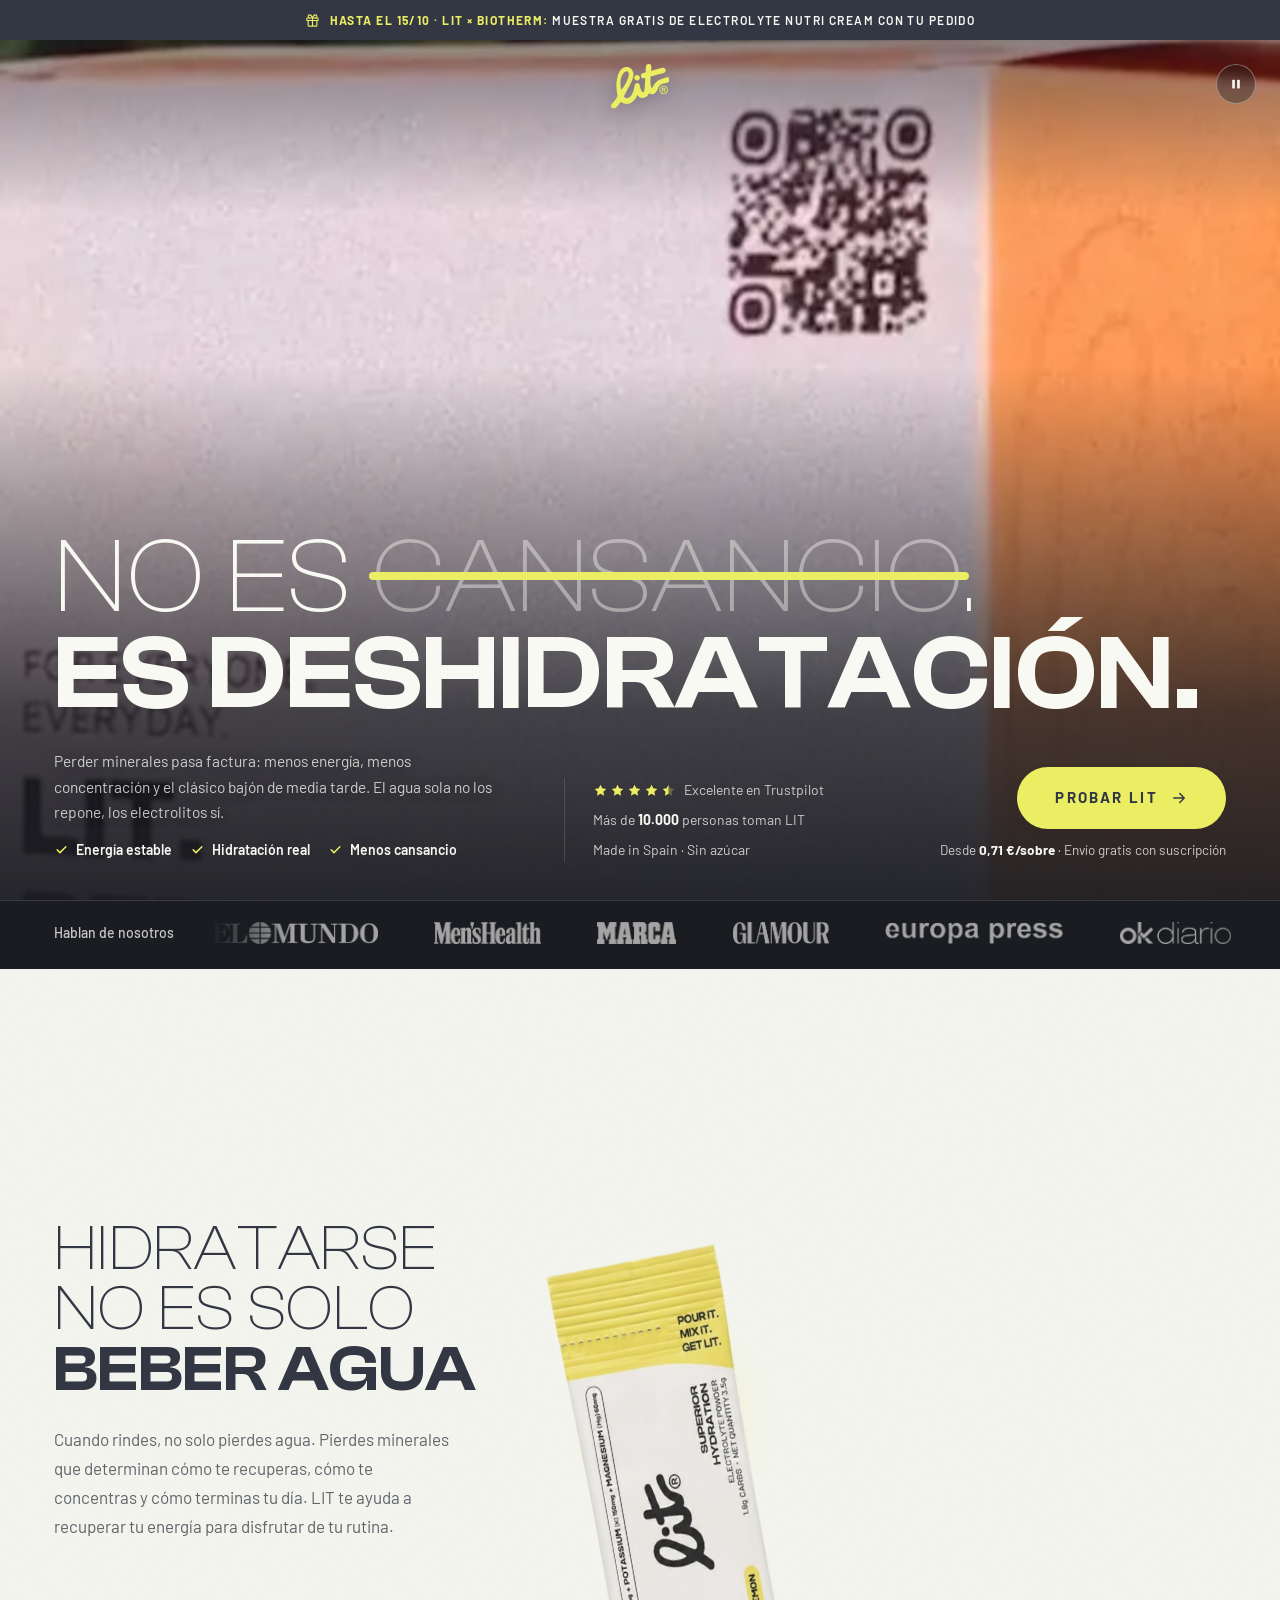
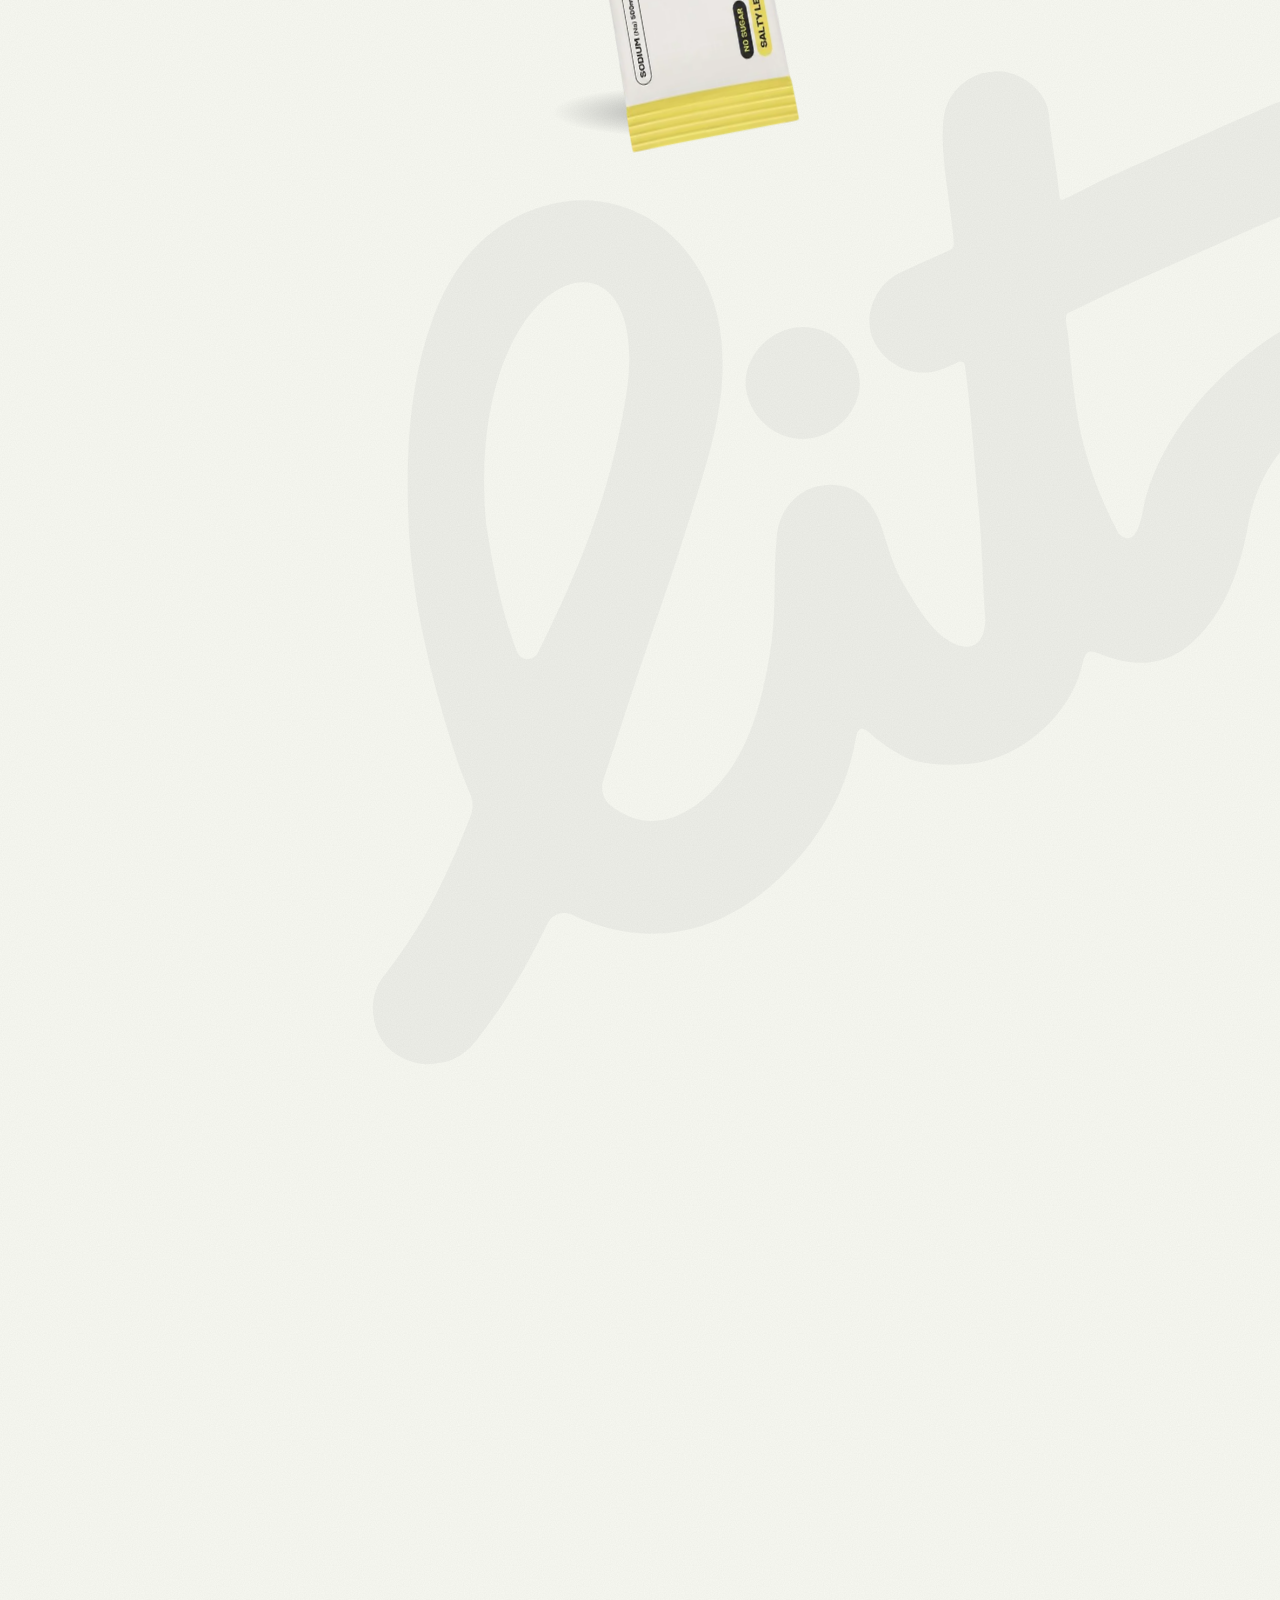
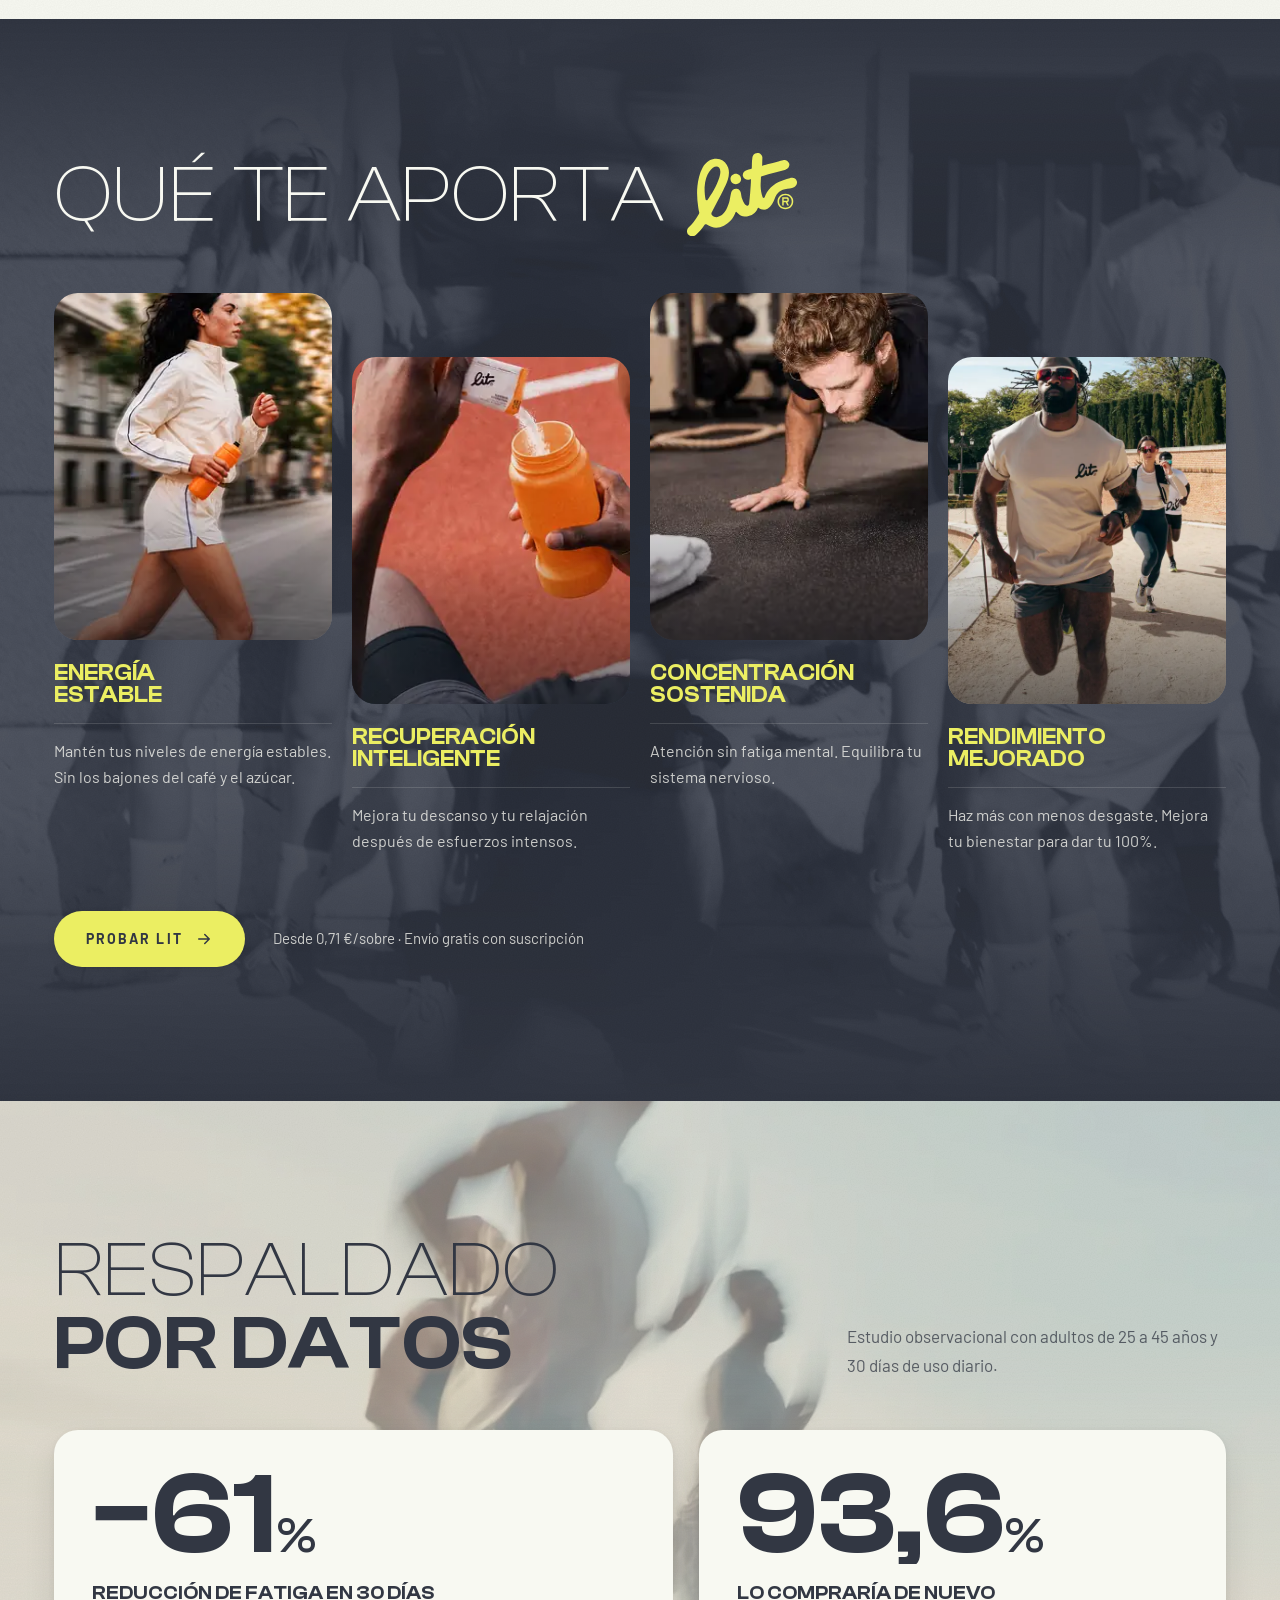
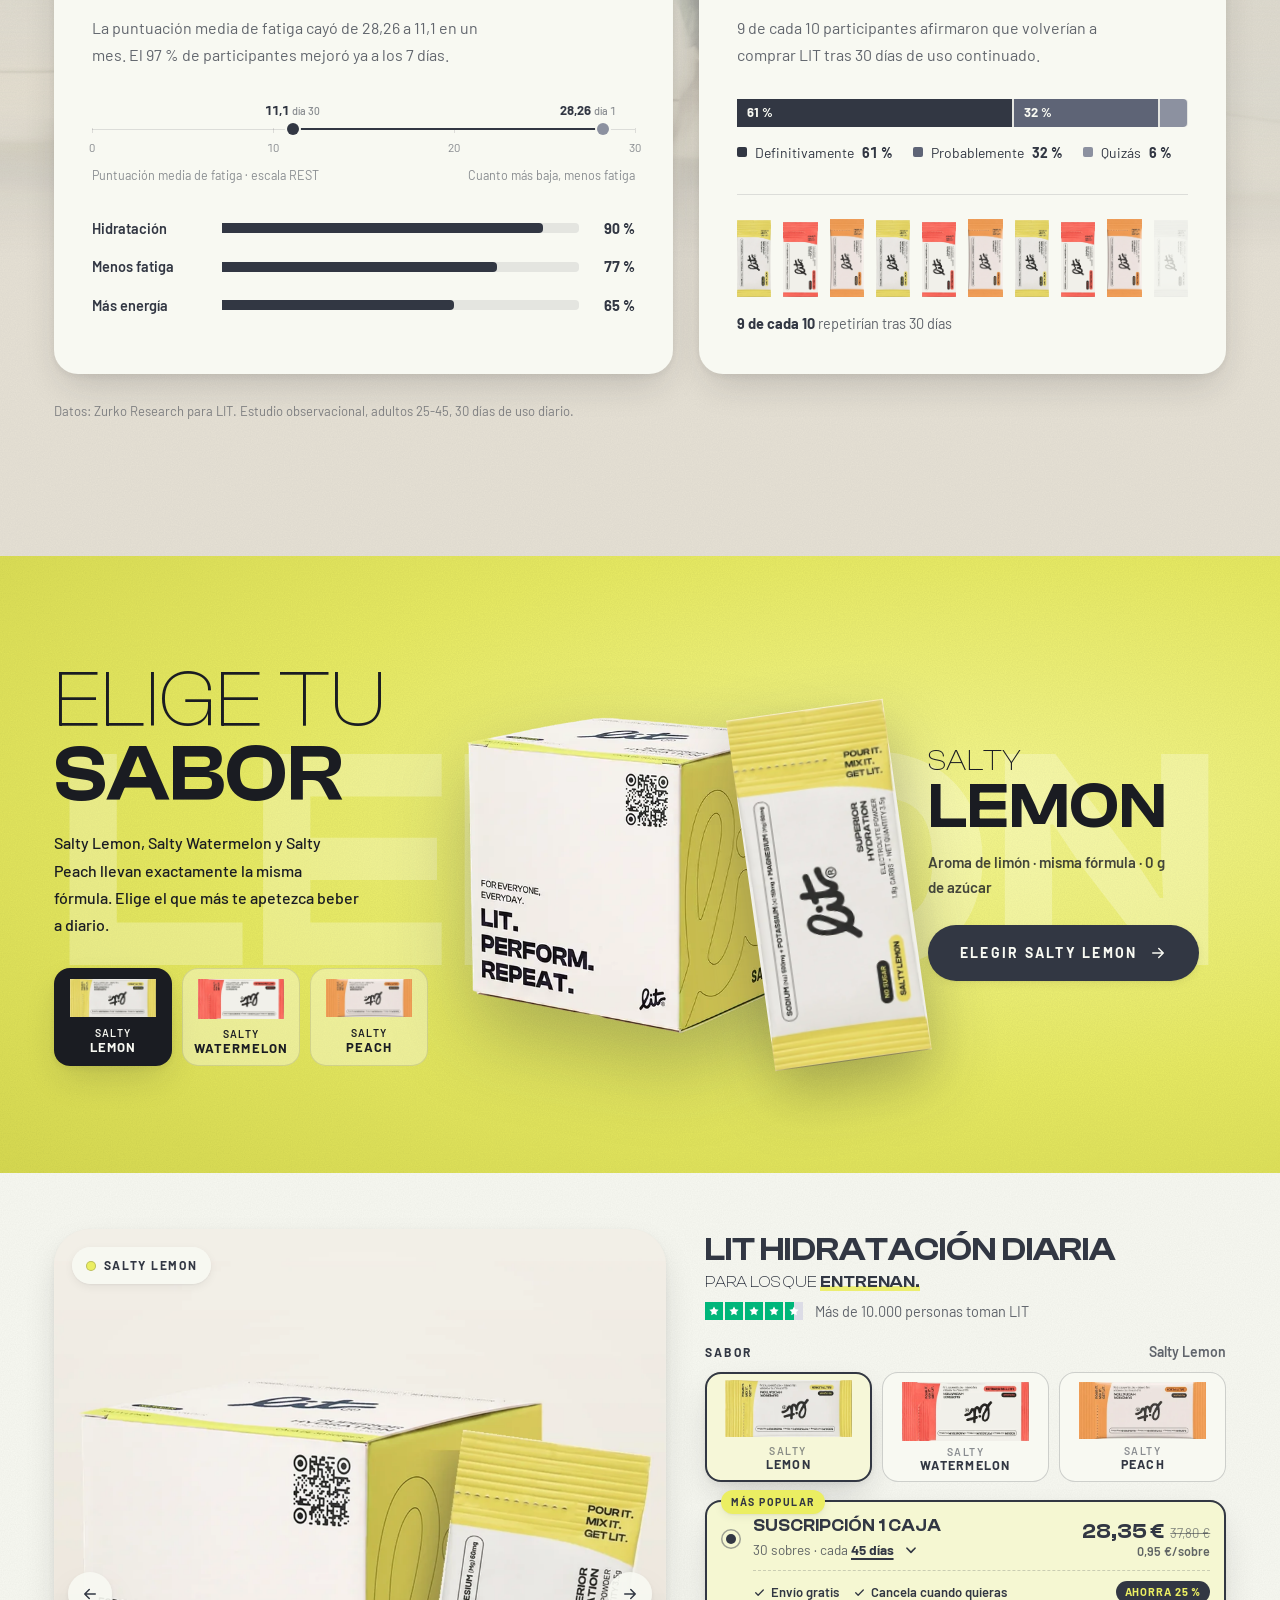
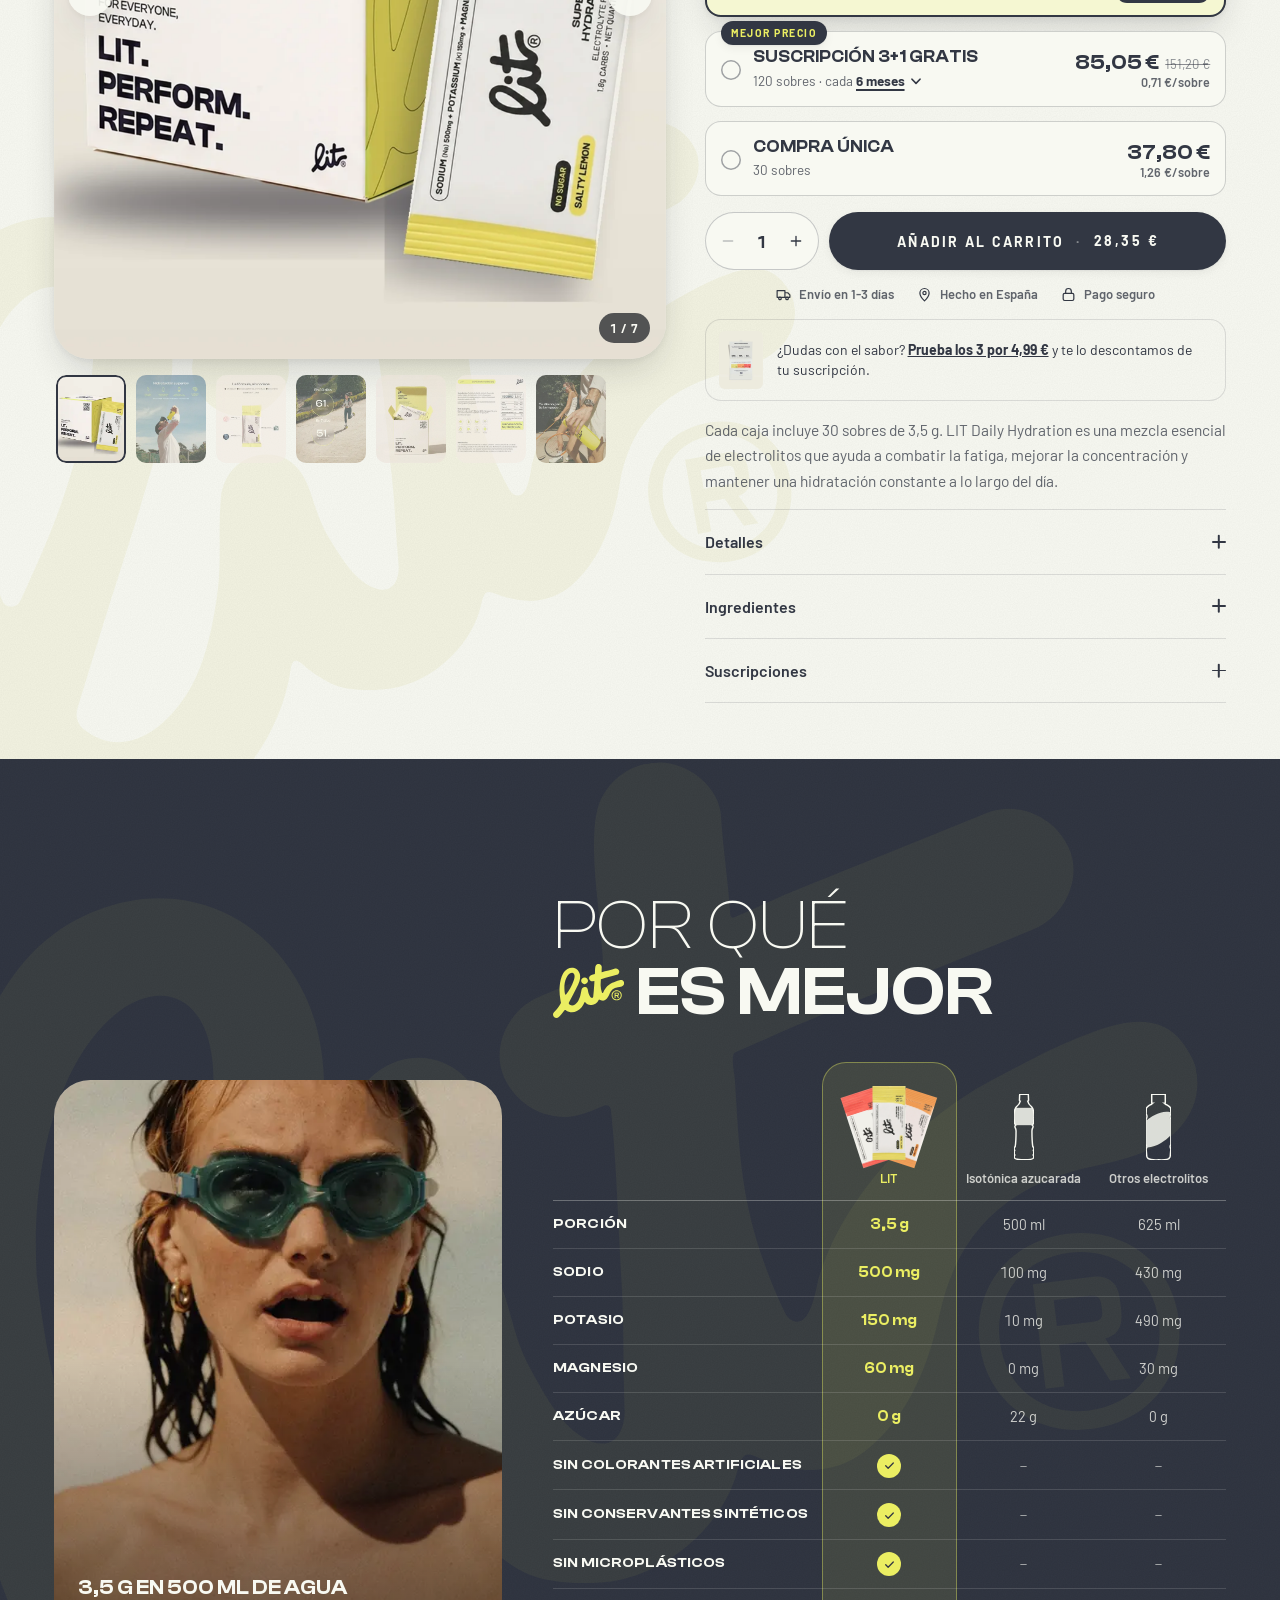
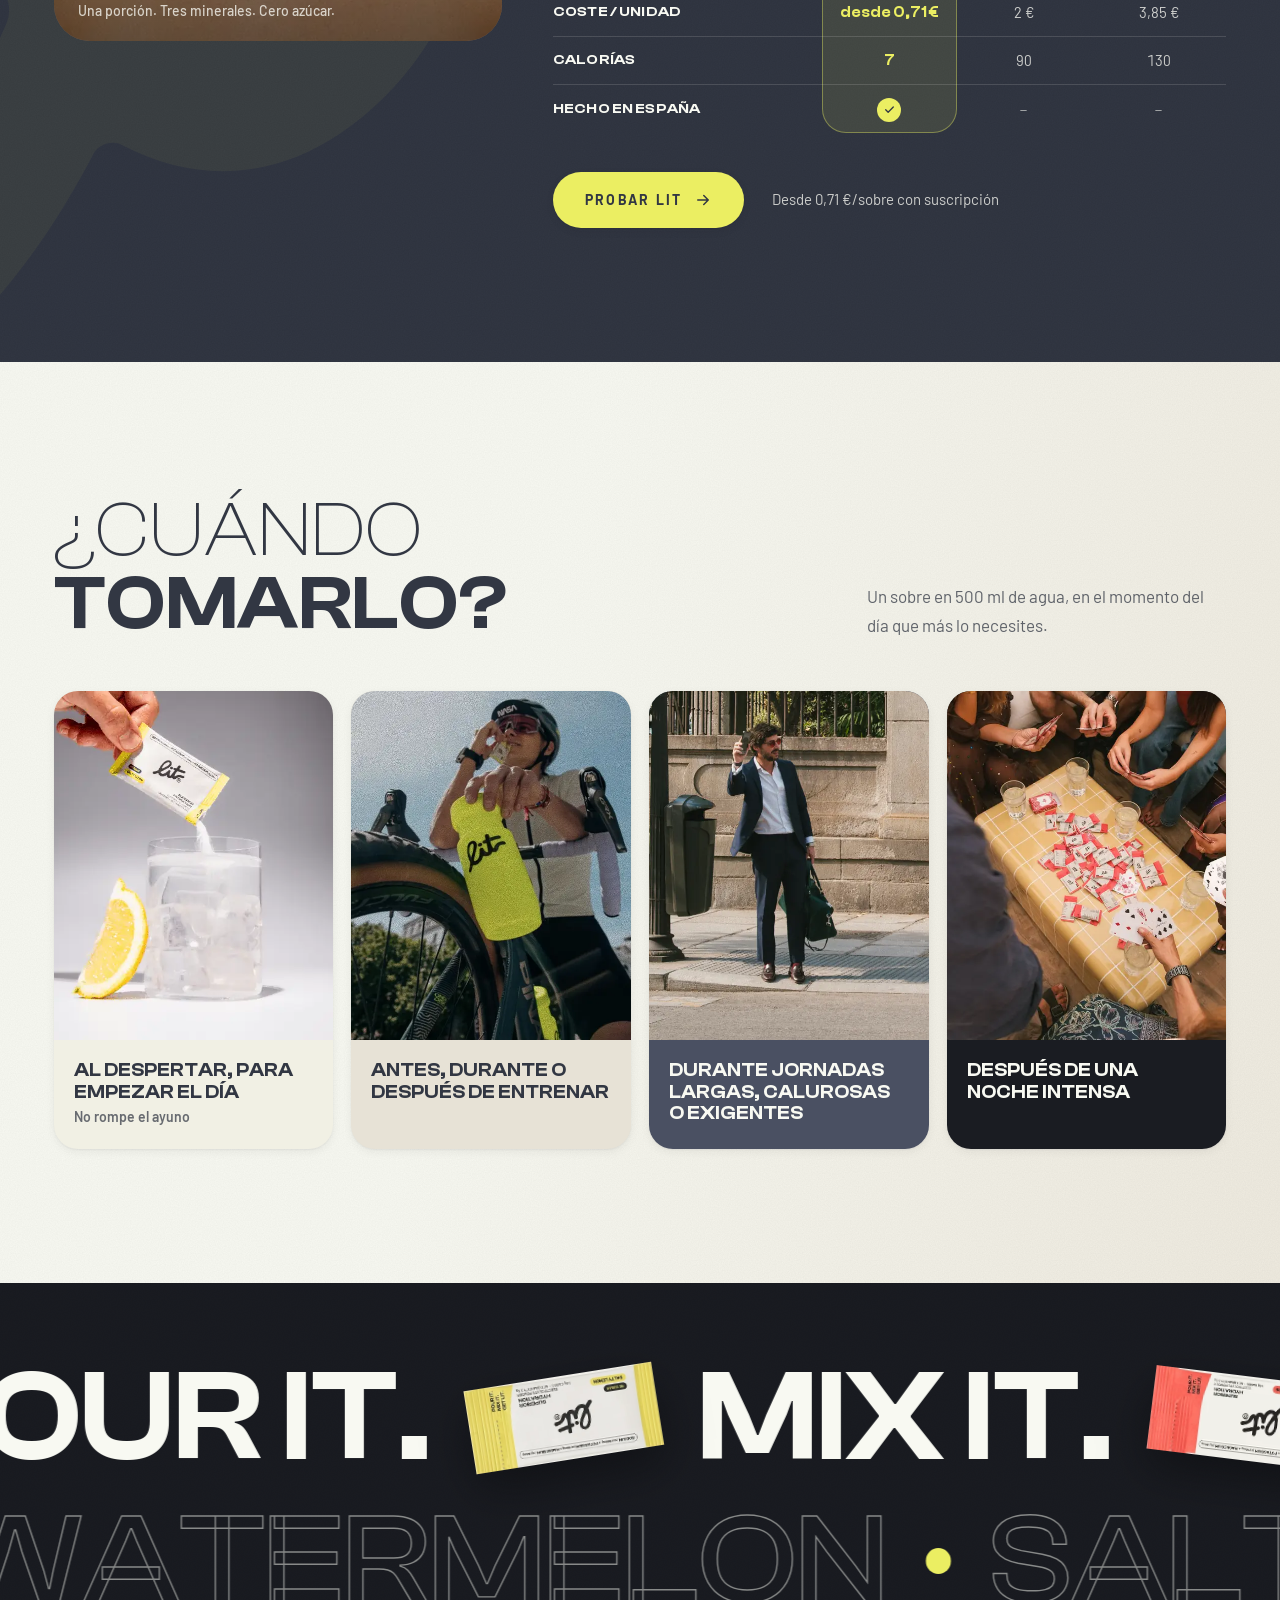
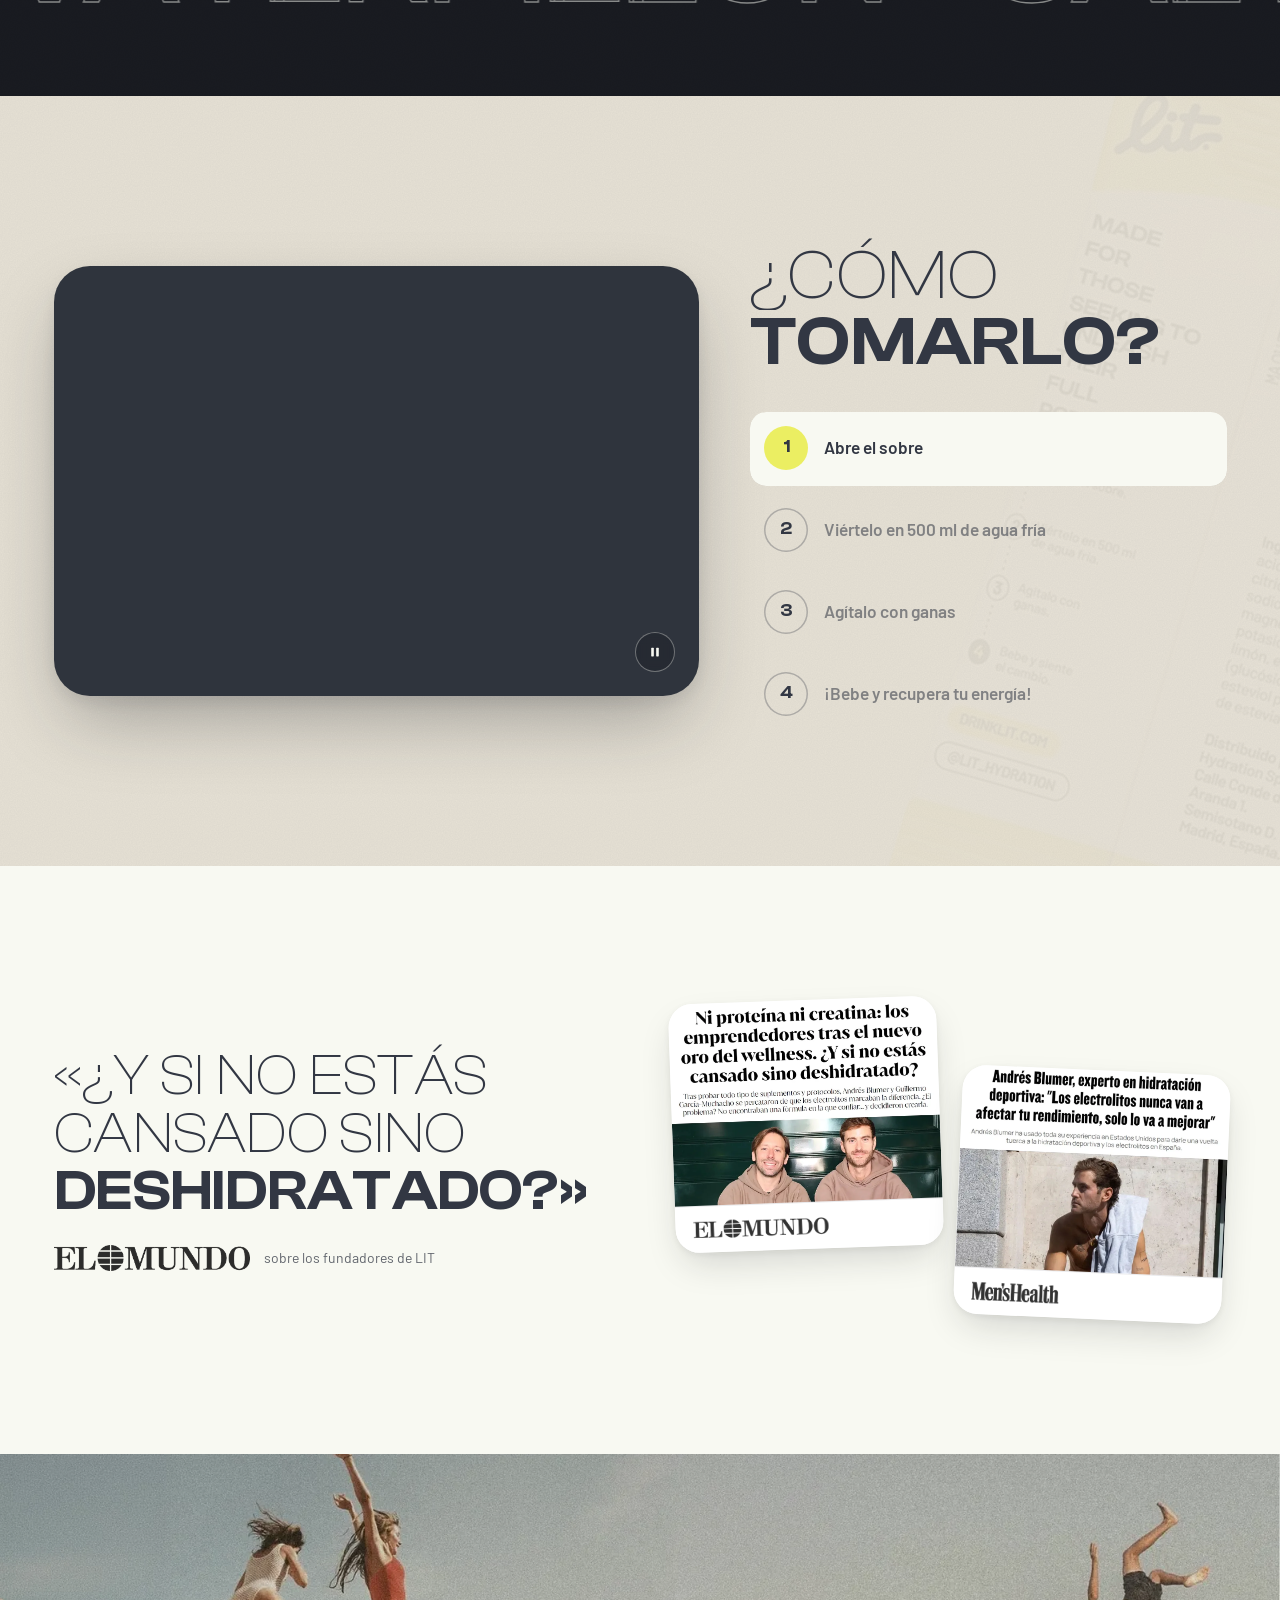
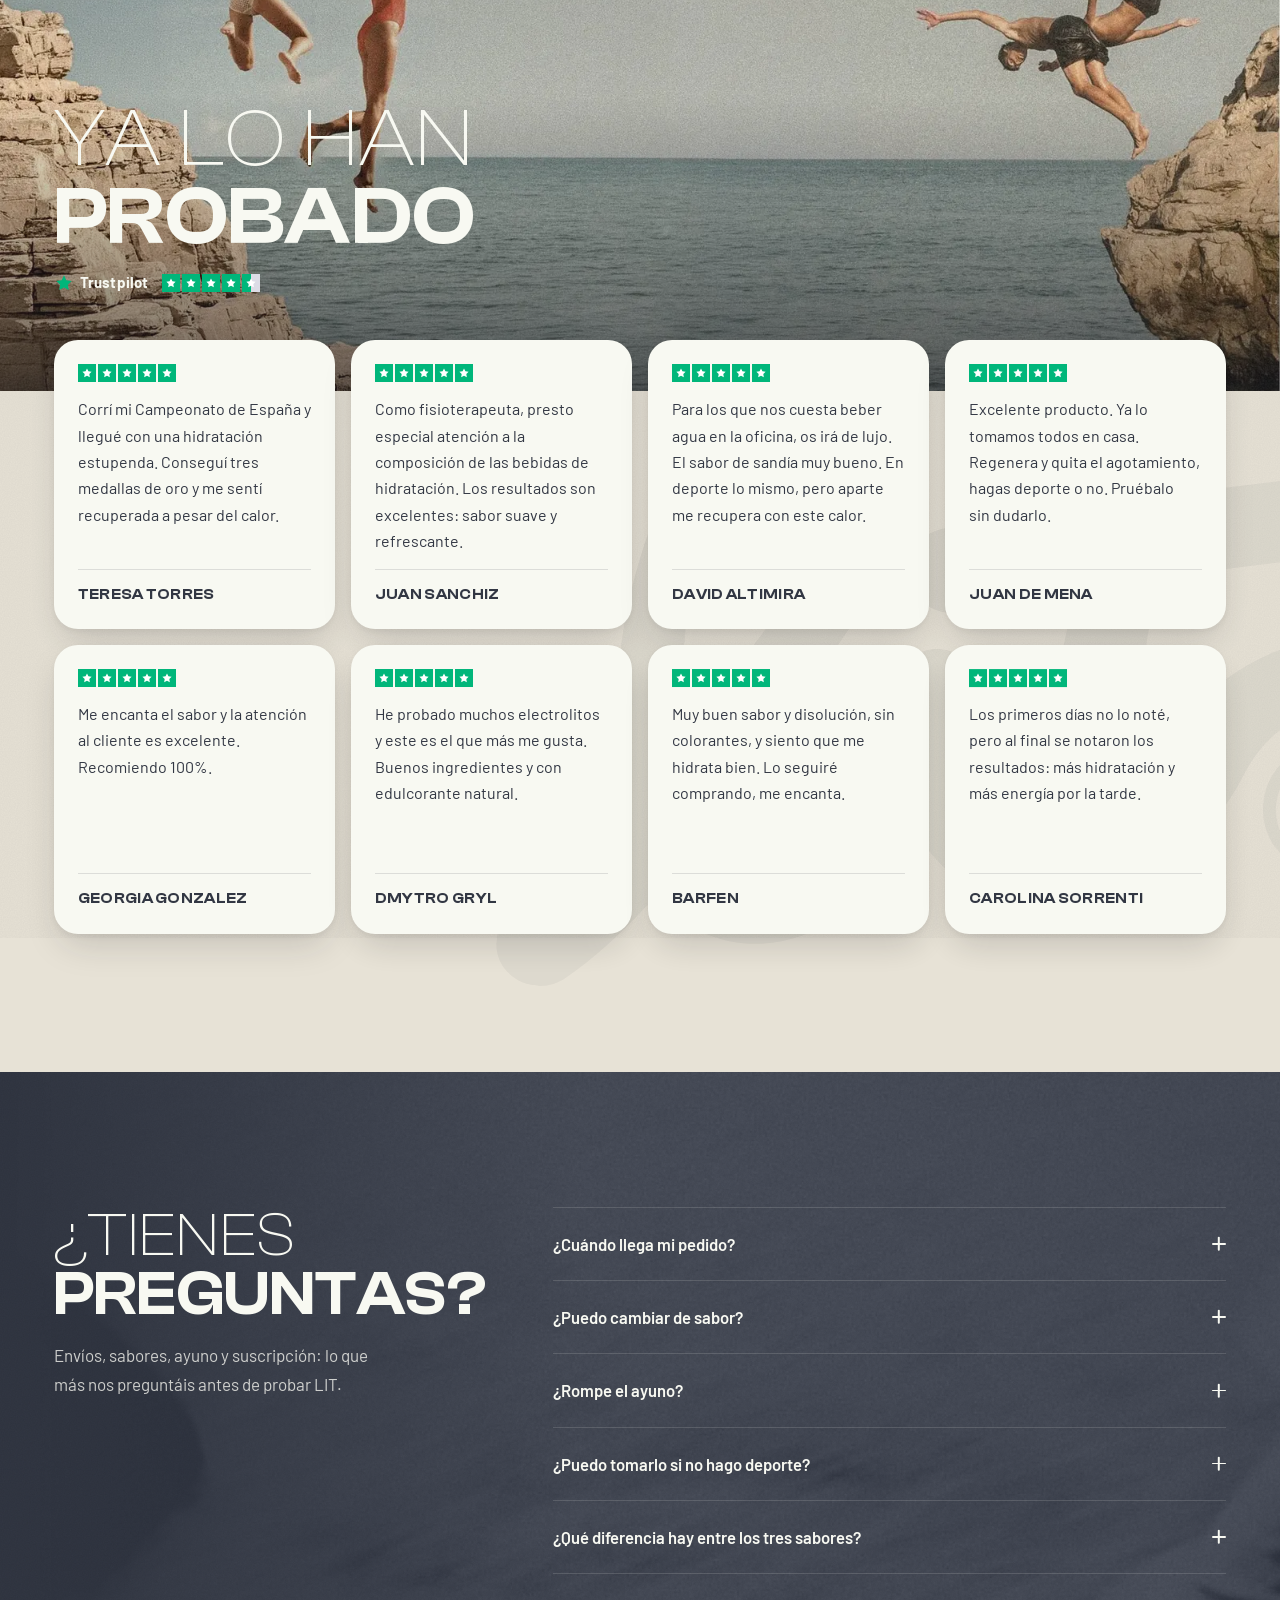
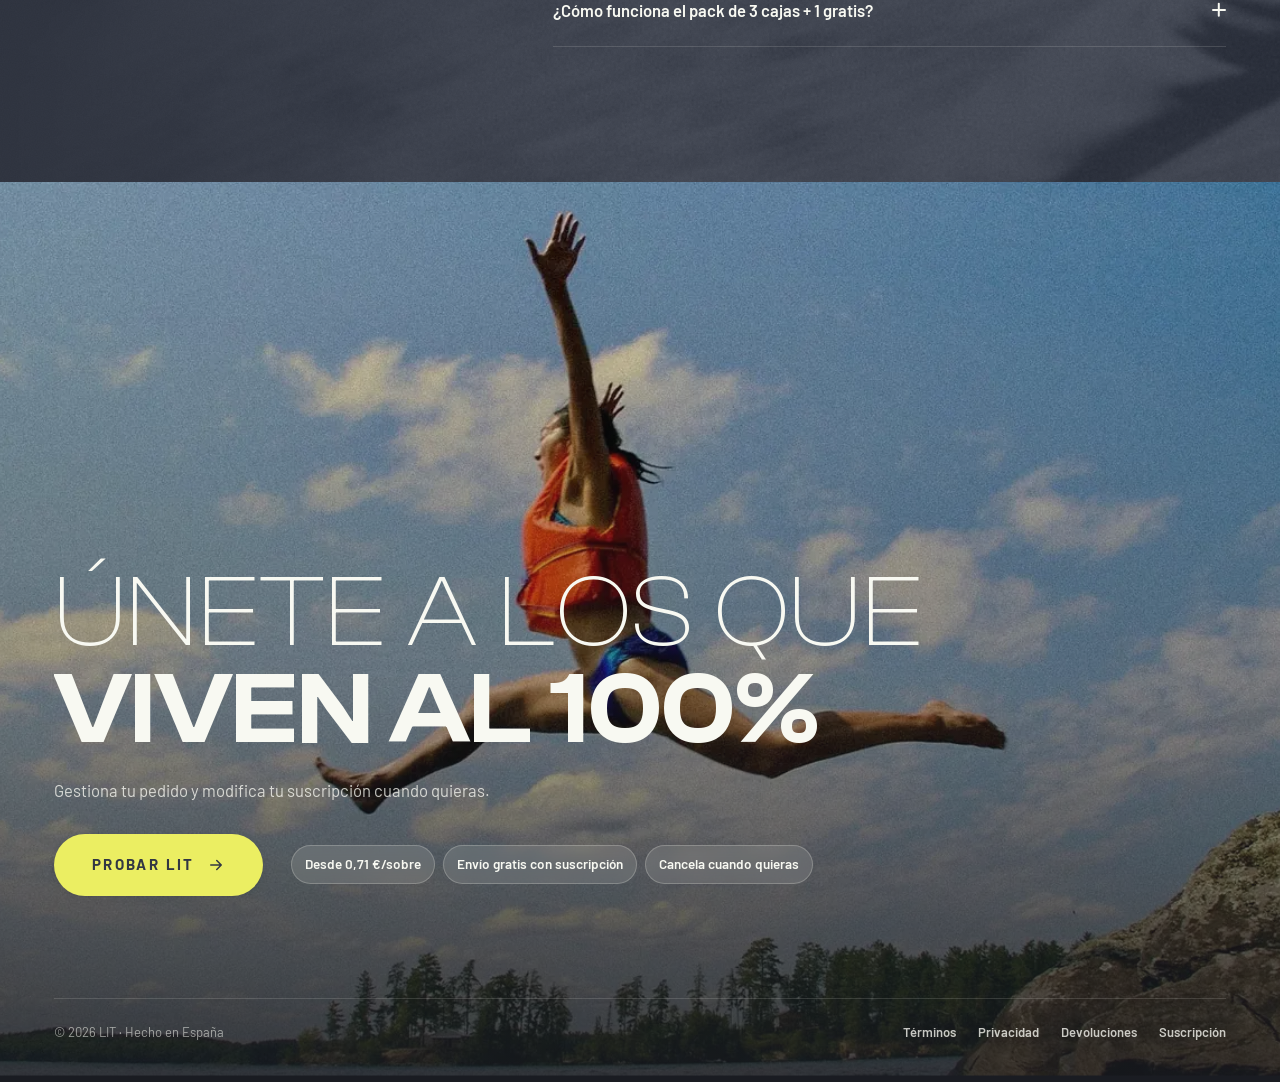
<file: index.html>
<!doctype html>
<html lang="es">
<head>
<meta charset="utf-8">
<meta name="viewport" content="width=device-width, initial-scale=1, viewport-fit=cover">
<title>No es cansancio, es deshidratación — LIT</title>
<meta name="description" content="Electrolitos sin azúcar: 500 mg de sodio, 150 mg de potasio y 60 mg de magnesio por sobre. Hecho en España. Desde 0,71 €/sobre con suscripción.">
<meta name="theme-color" content="#1A1C22">
<meta name="robots" content="noindex">
<link rel="icon" href="assets/img/lit-logo.svg" type="image/svg+xml">
<link rel="preload" href="assets/fonts/clash-display-var.woff2" as="font" type="font/woff2" crossorigin>
<link rel="preload" as="image" href="assets/img/hero-poster-m.webp" media="(max-width: 767px)">
<link rel="preload" as="image" href="assets/img/hero-poster-1600.webp" media="(min-width: 768px)">
<link rel="preload" href="assets/fonts/barlow-regular.woff2" as="font" type="font/woff2" crossorigin>
<link rel="stylesheet" href="assets/css/landing.css">
<script>
  (function () {
    var h = document.documentElement;
    h.classList.add('js');
    if (matchMedia('(prefers-reduced-motion: reduce)').matches || /[?&]ss\b/.test(location.search)) h.classList.add('no-anim');
    setTimeout(function () { if (!window.__litAnim) h.classList.add('no-anim'); }, 3000);
  })();
</script>
</head>
<body>

<svg width="0" height="0" style="position:absolute" aria-hidden="true" focusable="false">
  <defs>
    <symbol id="lit-logo" viewBox="0 0 70 53" fill="currentColor"><path d="M69.8874 18.0303C69.6624 17.3493 69.2877 16.6313 68.6591 16.2262C67.6747 15.5997 66.3999 15.7568 65.3117 15.9961C64.0699 16.2789 62.8509 16.6512 61.6646 17.11C60.5393 17.5423 59.3953 17.9109 58.3165 18.4539C55.8505 19.6878 53.6189 21.3632 51.894 23.4995C51.1384 24.4183 50.5078 25.4302 50.0182 26.5095C49.8026 26.9882 49.306 29.0509 48.4429 28.5443C48.287 28.4489 48.1707 28.302 48.1148 28.13C47.3554 25.8929 46.877 23.5359 46.8393 21.1683C46.8211 20.0823 46.8676 18.9956 46.9336 17.9096C46.9619 17.348 47.001 16.7865 47.0367 16.2249C47.0556 15.967 46.9518 14.9545 47.224 14.8717C48.7246 14.4387 50.2156 13.9507 51.7343 13.5456C54.2098 12.8826 56.679 12.2196 59.1419 11.5566C60.3419 11.2344 61.552 10.93 62.7426 10.5899C62.7615 10.5899 62.7709 10.5806 62.7891 10.5714C64.3927 10.1384 65.5368 8.33435 65.0126 6.72588C64.4884 5.11741 62.8174 4.08244 61.0925 4.54324C60.1074 4.80844 59.123 5.06768 58.1386 5.33488C55.7946 5.95148 53.4505 6.58665 51.1064 7.21319C49.8215 7.5626 49.2589 7.82052 47.9746 8.17059C47.9543 8.17607 47.9328 8.17649 47.9123 8.1718C47.8917 8.1671 47.8726 8.15745 47.8568 8.14371C47.8409 8.12996 47.8288 8.11256 47.8215 8.09306C47.8142 8.07357 47.812 8.05259 47.8149 8.03202C47.9086 6.93672 47.8614 4.22101 47.9551 3.12571C48.0777 1.71747 46.8305 0.382163 45.4992 0.0758505C44.7673 -0.0860099 44.0008 0.01302 43.3362 0.355301C42.6716 0.697582 42.1521 1.26089 41.8702 1.94489C41.7544 2.24316 41.6664 2.55119 41.6074 2.86515C41.3453 4.19118 41.3264 5.56295 41.2981 6.90953C41.2792 7.56327 41.2698 8.22628 41.2415 8.88001C41.2369 9.15393 41.2183 9.42744 41.1856 9.6995C41.1384 10.086 40.9161 10.0768 40.5664 10.1689C39.6662 10.4083 38.766 10.6383 37.8847 10.8982C37.8665 10.9075 37.8477 10.9075 37.8382 10.9168C36.2346 11.3491 35.0811 13.1538 35.6148 14.7623C36.1484 16.3707 37.8093 17.4044 39.5348 16.9442C40.0786 16.7971 40.2564 16.7506 40.3784 16.7142C40.4159 16.7029 40.4555 16.7006 40.4941 16.7074C40.5327 16.7142 40.5691 16.7299 40.6002 16.7533C40.6314 16.7767 40.6564 16.8071 40.6733 16.8419C40.6901 16.8767 40.6983 16.915 40.6971 16.9535C40.6688 19.4485 40.3218 23.278 40.1722 25.6536C40.0375 27.7341 39.7316 29.824 39.553 31.9045C39.5334 32.1871 39.4646 32.4643 39.3495 32.724C38.6555 34.2522 37.1934 33.1476 36.5742 32.2824C35.9274 31.3893 35.5332 30.3398 35.1303 29.336C34.6519 28.1671 34.5488 27.0439 34.3521 25.8101C34.0987 24.2354 33.4047 22.9465 31.661 22.7164C29.9172 22.4864 28.536 23.6036 28.1142 25.1842C27.5327 27.3476 27.4296 29.3731 26.7734 31.5087C26.1825 33.4241 25.291 35.7805 24.0729 37.4287C22.1505 40.0337 18.4751 42.4371 15.7853 39.3806L15.7759 39.3714C15.626 39.159 15.5381 38.9103 15.5216 38.6522C15.505 38.3942 15.5606 38.1366 15.6822 37.9074C17.0702 35.2375 18.4016 32.531 19.8172 29.8704C20.9142 27.8077 22.0023 25.7458 23.0339 23.6467C24.1214 21.4461 25.2836 19.2456 26.0059 16.8978C26.7377 14.511 27.0166 11.7887 26.2027 9.38589C25.3402 6.82599 23.5305 4.81905 20.8798 3.99028C18.6812 3.30937 16.1869 3.71314 14.1992 4.80049C12.3308 5.82285 10.9078 7.58117 9.90522 9.40379C7.94586 12.9761 7.1016 17.0457 6.64208 21.041C6.12664 25.5986 6.50194 30.2383 7.1865 34.7654C7.32367 35.6855 7.5083 36.5981 7.73968 37.4997C7.79729 37.714 7.81117 37.9374 7.78053 38.1571C7.74988 38.3767 7.67531 38.5882 7.56112 38.7793V38.7886C6.49183 40.6138 5.36661 42.3629 4.11068 44.0111C4.20434 43.8918 4.30743 43.7718 4.40108 43.6432C4.2232 43.8639 4.04532 44.094 3.87621 44.3154C3.96043 44.214 4.03589 44.1126 4.11068 44.0111C3.14909 45.2029 2.10253 46.3257 0.978938 47.3713C-0.316073 48.5594 -0.336286 50.87 0.978264 52.0575C2.35682 53.3006 4.37278 53.3278 5.75067 52.0575C7.77606 50.1891 9.52992 48.0529 11.0864 45.788C11.2496 45.5572 11.4993 45.3997 11.7805 45.3499C12.0617 45.3002 12.3515 45.3624 12.5862 45.5228C15.9551 47.8712 19.8536 48.1192 23.4638 46.2687C26.8576 44.5289 29.643 41.4539 30.8336 37.8723C31.2183 36.7034 31.659 37.6236 32.165 38.158C32.5924 38.6222 33.0703 39.0389 33.59 39.4005C34.6331 40.1166 36.8565 40.4388 38.1367 40.3559C40.9309 40.1723 43.7534 38.168 44.7661 35.6883C45.2539 34.5009 45.4042 34.8781 46.3879 35.3939C46.8838 35.6589 47.4136 35.8571 47.9632 35.9834C49.0862 36.231 50.2631 36.0394 51.2452 35.449C53.5899 34.0566 54.9213 31.5272 55.7649 29.1152C57.0774 25.3678 59.5529 23.2873 63.8004 22.7629C64.7667 22.6429 65.8636 22.5878 66.8109 22.3299C67.9563 22.017 68.9205 21.5011 69.5579 20.4337C69.9629 19.7614 70.1313 18.7762 69.8874 18.0303ZM11.8073 29.6032C11.395 27.5869 11.1699 25.3864 11.1888 21.7312C12.3052 6.1358 24.1854 4.66258 20.5288 15.7382C18.4468 22.0262 15.6715 26.0567 13.0275 29.8425C12.69 30.3212 11.9205 30.174 11.808 29.6032H11.8073Z"/><path d="M57.5767 30.8186C57.5671 30.1437 57.6947 29.4738 57.952 28.8481C58.1871 28.2631 58.5424 27.7322 58.9958 27.2886C59.4491 26.845 59.9906 26.4984 60.5865 26.2703C61.8779 25.7797 63.3087 25.7797 64.6002 26.2703C65.19 26.5076 65.7278 26.8545 66.1843 27.292C66.6322 27.738 66.986 28.2669 67.2252 28.8481C67.726 30.1153 67.726 31.5212 67.2252 32.7884C66.984 33.3686 66.6305 33.8971 66.1843 34.3445C65.7295 34.7842 65.1912 35.1316 64.6002 35.3669C63.3087 35.8575 61.8779 35.8575 60.5865 35.3669C59.9936 35.1294 59.4524 34.7824 58.9923 34.3445C58.5447 33.8983 58.1911 33.3695 57.952 32.7884C57.6955 32.1627 57.5679 31.4932 57.5767 30.8186ZM62.593 34.7967C63.1472 34.8014 63.6972 34.701 64.2128 34.501C64.6902 34.3199 65.1228 34.0405 65.4815 33.6815C65.8396 33.3233 66.1204 32.8975 66.3069 32.4297C66.5058 31.9196 66.6044 31.3769 66.5973 30.8305C66.6002 30.2834 66.5018 29.7404 66.3069 29.228C66.1252 28.7572 65.8456 28.3289 65.4859 27.9706C65.1262 27.6123 64.6944 27.332 64.2182 27.1475C63.7016 26.9476 63.1507 26.8474 62.5957 26.8524C62.0378 26.8473 61.4841 26.9472 60.9645 27.1468C60.4906 27.3323 60.06 27.6104 59.6984 27.9643C59.3444 28.3268 59.0673 28.7551 58.8831 29.224C58.6817 29.7361 58.582 30.2815 58.5894 30.8305C58.5864 31.3775 58.685 31.9203 58.8804 32.4324C59.0655 32.8984 59.3436 33.3231 59.6984 33.6815C60.0596 34.0363 60.4903 34.3152 60.9645 34.501C61.4838 34.7017 62.0377 34.8017 62.5957 34.7953L62.593 34.7967ZM64.7969 30.074C64.7969 30.8199 64.4782 31.2343 63.8402 31.3258L64.8623 33.4527H63.8314L62.8275 31.3536H61.5176V33.4527H60.5743V28.1858H63.512C64.3751 28.1858 64.8064 28.6088 64.8064 29.4647V30.0727L64.7969 30.074ZM61.5176 30.4135H63.3274C63.5336 30.4135 63.6744 30.3764 63.7398 30.3028C63.8051 30.2292 63.8523 30.0913 63.8523 29.8977V29.649C63.8523 29.4468 63.8152 29.3082 63.7398 29.2346C63.6643 29.161 63.5336 29.1153 63.3274 29.1153H61.5176V30.4135Z"/><path d="M31.0398 19.8165C32.8031 19.8165 34.4997 18.2883 34.4154 16.5015C34.3312 14.7146 32.9331 13.1864 31.0398 13.1864C29.2772 13.1864 27.5799 14.7113 27.6641 16.5015C27.7484 18.2916 29.1552 19.8165 31.0398 19.8165Z"/></symbol>
    <symbol id="i-arrow" viewBox="0 0 24 24" fill="none" stroke="currentColor" stroke-width="2" stroke-linecap="round" stroke-linejoin="round"><path d="M5 12h14M13 6l6 6-6 6"/></symbol>
    <symbol id="i-check" viewBox="0 0 24 24" fill="none" stroke="currentColor" stroke-width="2.4" stroke-linecap="round" stroke-linejoin="round"><path d="M5 12.5l4.5 4.5L19 7.5"/></symbol>
    <symbol id="i-dash" viewBox="0 0 24 24" fill="none" stroke="currentColor" stroke-width="2.2" stroke-linecap="round"><path d="M7 12h10"/></symbol>
    <symbol id="i-star" viewBox="0 0 24 24" fill="currentColor"><path d="M12 2.8l2.84 5.76 6.36.92-4.6 4.49 1.09 6.33L12 17.31 6.31 20.3l1.09-6.33-4.6-4.49 6.36-.92z"/></symbol>
    <symbol id="i-gift" viewBox="0 0 24 24" fill="none" stroke="currentColor" stroke-width="1.8" stroke-linecap="round" stroke-linejoin="round"><rect x="3" y="8" width="18" height="4" rx="1"/><path d="M12 8v13M5 12v8a1 1 0 0 0 1 1h12a1 1 0 0 0 1-1v-8M7.5 8a2.5 2.5 0 1 1 0-5C10 3 12 8 12 8s2-5 4.5-5a2.5 2.5 0 1 1 0 5"/></symbol>
    <symbol id="i-truck" viewBox="0 0 24 24" fill="none" stroke="currentColor" stroke-width="1.7" stroke-linecap="round" stroke-linejoin="round"><path d="M3 6.5h11v9.5H3zM14 9.5h4l3 3v3.5h-7"/><circle cx="7" cy="17.5" r="1.8"/><circle cx="17" cy="17.5" r="1.8"/></symbol>
    <symbol id="i-lock" viewBox="0 0 24 24" fill="none" stroke="currentColor" stroke-width="1.7" stroke-linecap="round" stroke-linejoin="round"><rect x="4.5" y="10.5" width="15" height="10" rx="2"/><path d="M8 10.5V7.5a4 4 0 0 1 8 0v3"/></symbol>
    <symbol id="i-pin" viewBox="0 0 24 24" fill="none" stroke="currentColor" stroke-width="1.7" stroke-linecap="round" stroke-linejoin="round"><path d="M12 21s-6.5-5.8-6.5-11A6.5 6.5 0 0 1 18.5 10C18.5 15.2 12 21 12 21z"/><circle cx="12" cy="10" r="2.3"/></symbol>
    <symbol id="i-play" viewBox="0 0 24 24" fill="currentColor"><path d="M7 4.5v15l12-7.5z"/></symbol>
    <symbol id="i-pause" viewBox="0 0 24 24" fill="currentColor"><rect x="5.5" y="4.5" width="4.5" height="15" rx="1"/><rect x="14" y="4.5" width="4.5" height="15" rx="1"/></symbol>
    <symbol id="i-plus" viewBox="0 0 24 24" fill="none" stroke="currentColor" stroke-width="2" stroke-linecap="round"><path d="M12 5v14M5 12h14"/></symbol>
    <symbol id="i-minus" viewBox="0 0 24 24" fill="none" stroke="currentColor" stroke-width="2" stroke-linecap="round"><path d="M5 12h14"/></symbol>
    <symbol id="i-flip" viewBox="0 0 24 24" fill="none" stroke="currentColor" stroke-width="1.9" stroke-linecap="round" stroke-linejoin="round"><path d="M4 12a8 8 0 0 1 13.7-5.6L20 9M20 4v5h-5M20 12a8 8 0 0 1-13.7 5.6L4 15M4 20v-5h5"/></symbol>
    <symbol id="i-sunrise" viewBox="0 0 24 24" fill="none" stroke="currentColor" stroke-width="1.8" stroke-linecap="round" stroke-linejoin="round"><path d="M3 18h18M6.5 14.5a5.5 5.5 0 0 1 11 0M12 4v4M4.6 8.6l1.5 1.5M19.4 8.6l-1.5 1.5"/></symbol>
    <symbol id="i-timer" viewBox="0 0 24 24" fill="none" stroke="currentColor" stroke-width="1.8" stroke-linecap="round" stroke-linejoin="round"><circle cx="12" cy="13.5" r="7"/><path d="M12 13.5V10M10 3h4M18.4 7.1l1.5-1.5"/></symbol>
    <symbol id="i-case" viewBox="0 0 24 24" fill="none" stroke="currentColor" stroke-width="1.8" stroke-linecap="round" stroke-linejoin="round"><rect x="3.5" y="7.5" width="17" height="12" rx="2"/><path d="M9 7.5v-2A1.5 1.5 0 0 1 10.5 4h3A1.5 1.5 0 0 1 15 5.5v2M3.5 12.5h17"/></symbol>
    <symbol id="i-moon" viewBox="0 0 24 24" fill="none" stroke="currentColor" stroke-width="1.8" stroke-linecap="round" stroke-linejoin="round"><path d="M19.5 14.5A8 8 0 0 1 9.5 4.5a8 8 0 1 0 10 10z"/></symbol>
  </defs>
</svg>

<a class="skip" href="#ficha">Ir a la compra</a>

<!-- 0 · Barra promo -->
<div class="promo" role="note">
  <svg aria-hidden="true"><use href="#i-gift"/></svg>
  <p><b>Hasta el 15/10<span class="promo__long"> · LIT × Biotherm</span>:</b> muestra gratis<span class="promo__long"> de Electrolyte Nutri Cream</span><span class="promo__short"> Biotherm</span> con tu pedido</p>
</div>

<main>

  <!-- 1 · Hero — fotograma de apertura -->
  <section class="hero on-dark" aria-labelledby="hero-title">
    <div class="hero__media">
      <div class="hero__frame" data-hero-frame>
        <picture>
          <source media="(max-width: 767px)" srcset="assets/img/hero-poster-m.webp">
          <img class="hero__poster" src="assets/img/hero-poster-1600.webp" srcset="assets/img/hero-poster-800.webp 800w, assets/img/hero-poster-1600.webp 1600w" sizes="100vw" alt="" fetchpriority="high">
        </picture>
        <video class="hero__video" muted loop playsinline preload="none" aria-hidden="true"
          data-src="assets/video/hero.mp4" data-src-m="assets/video/hero-m.mp4"></video>
      </div>
      <span class="hero__logo" role="img" aria-label="LIT"><svg viewBox="0 0 70 53" aria-hidden="true"><use href="#lit-logo"/></svg></span>
      <button class="media-toggle" type="button" aria-pressed="false" aria-label="Pausar vídeo" data-toggle-video=".hero__video">
        <svg class="i-pause" aria-hidden="true"><use href="#i-pause"/></svg>
        <svg class="i-play" aria-hidden="true"><use href="#i-play"/></svg>
      </button>
    </div>

    <div class="hero__band">
      <div class="wrap">
        <div class="hero__fit">
          <h1 class="hero__title" id="hero-title">
            <span class="hero__line hero__line--off"><span class="hero__line-in">No es <span class="hero__struck"><span class="hero__struck-word">cansancio</span><span class="hero__strike" aria-hidden="true"></span></span>.</span></span>
            <span class="hero__line hero__line--on"><span class="hero__line-in">Es deshidratación.</span></span>
          </h1>
        </div>
        <div class="hero__row">
          <p class="hero__lead">Perder minerales pasa factura: menos energía, menos concentración y el clásico bajón de media tarde. El agua sola no los repone, los electrolitos sí.</p>
          <ul class="hero__checks" aria-label="Lo que notas">
            <li><svg aria-hidden="true"><use href="#i-check"/></svg>Energía estable</li>
            <li><svg aria-hidden="true"><use href="#i-check"/></svg>Hidratación real</li>
            <li><svg aria-hidden="true"><use href="#i-check"/></svg>Menos cansancio</li>
          </ul>
          <div class="hero__buy">
            <a class="btn btn--lg" href="#ficha">Probar LIT <svg class="btn__arrow" aria-hidden="true"><use href="#i-arrow"/></svg></a>
            <p class="hero__micro">Desde <b>0,71 €/sobre</b> · Envío gratis con suscripción</p>
          </div>
          <ul class="hero__proof">
            <li><span class="stars" aria-hidden="true"><svg><use href="#i-star"/></svg><svg><use href="#i-star"/></svg><svg><use href="#i-star"/></svg><svg><use href="#i-star"/></svg><span class="star-half"><svg><use href="#i-star"/></svg><svg><use href="#i-star"/></svg></span></span><span>Excelente en Trustpilot</span></li>
            <li><span>Más de <b>10.000</b> personas toman LIT</span></li>
            <li><span>Made in Spain · Sin azúcar</span></li>
          </ul>
        </div>
      </div>
    </div>
  </section>

  <!-- 2 · Franja de prensa -->
  <section class="press on-dark" aria-label="Hablan de nosotros">
    <div class="press__inner">
      <p class="press__label">Hablan de nosotros</p>
      <div class="press__marquee">
        <ul class="press__track">
          <li><img src="assets/img/press/elmundo.webp" alt="El Mundo" width="677" height="90"></li>
          <li><img src="assets/img/press/menshealth.webp" alt="Men's Health" width="437" height="90"></li>
          <li><img src="assets/img/press/marca.webp" alt="Marca" width="324" height="90"></li>
          <li><img src="assets/img/press/glamour.webp" alt="Glamour" width="395" height="90"></li>
          <li><img src="assets/img/press/europapress.webp" alt="Europa Press" width="728" height="90"></li>
          <li><img src="assets/img/press/okdiario.webp" alt="OKDiario" width="455" height="90"></li>
          <li><img src="assets/img/press/sportlife.webp" alt="SportLife" width="341" height="90"></li>
          <li><img src="assets/img/press/infosalus.webp" alt="Infosalus" width="475" height="90"></li>
          <li><img src="assets/img/press/corredor.webp" alt="Corredor" width="792" height="90"></li>
          <li><img src="assets/img/press/trailrun.webp" alt="Trail Run" width="503" height="90"></li>
          <li><img src="assets/img/press/nutrasalud.webp" alt="NutraSalud" width="361" height="90"></li>
          <li><img src="assets/img/press/culturaocio.webp" alt="CulturaOcio" width="615" height="90"></li>
          <li aria-hidden="true"><img src="assets/img/press/elmundo.webp" alt="" width="677" height="90"></li>
          <li aria-hidden="true"><img src="assets/img/press/menshealth.webp" alt="" width="437" height="90"></li>
          <li aria-hidden="true"><img src="assets/img/press/marca.webp" alt="" width="324" height="90"></li>
          <li aria-hidden="true"><img src="assets/img/press/glamour.webp" alt="" width="395" height="90"></li>
          <li aria-hidden="true"><img src="assets/img/press/europapress.webp" alt="" width="728" height="90"></li>
          <li aria-hidden="true"><img src="assets/img/press/okdiario.webp" alt="" width="455" height="90"></li>
          <li aria-hidden="true"><img src="assets/img/press/sportlife.webp" alt="" width="341" height="90"></li>
          <li aria-hidden="true"><img src="assets/img/press/infosalus.webp" alt="" width="475" height="90"></li>
          <li aria-hidden="true"><img src="assets/img/press/corredor.webp" alt="" width="792" height="90"></li>
          <li aria-hidden="true"><img src="assets/img/press/trailrun.webp" alt="" width="503" height="90"></li>
          <li aria-hidden="true"><img src="assets/img/press/nutrasalud.webp" alt="" width="361" height="90"></li>
          <li aria-hidden="true"><img src="assets/img/press/culturaocio.webp" alt="" width="615" height="90"></li>
        </ul>
      </div>
    </div>
  </section>

  <!-- 3 · El mecanismo — la escena del sobre -->
  <section class="mech grain" id="minerales" aria-labelledby="mech-title">
    <span class="bg-logo bg-logo--mech" aria-hidden="true"><svg viewBox="0 0 70 53"><use href="#lit-logo"/></svg></span>
    <div class="mech__pin">
      <div class="wrap mech__grid">
        <div class="mech__copy">
          <div class="mech__face mech__front">
            <h2 class="h2" id="mech-title">
              <span class="ln ln--thin"><span class="ln__in">Hidratarse</span></span>
              <span class="ln ln--thin"><span class="ln__in">no es solo</span></span>
              <span class="ln ln--bold"><span class="ln__in">beber agua</span></span>
            </h2>
            <p class="mech__text">Cuando rindes, no solo pierdes agua. Pierdes minerales que determinan cómo te recuperas, cómo te concentras y cómo terminas tu día. LIT te ayuda a recuperar tu energía para disfrutar de tu rutina.</p>
          </div>
          <div class="mech__face mech__back" aria-live="polite">
            <p class="h2" aria-hidden="true">
              <span class="ln ln--thin"><span class="ln__in">Lo que lleva.</span></span>
              <span class="ln ln--bold"><span class="ln__in">Nada más.</span></span>
            </p>
            <p class="mech__ingr"><strong>Ingredientes:</strong> Acidulante (ácido cítrico), cloruro de sodio, malato de magnesio, cloruro de potasio, aroma de limón, edulcorante (glucósidos de esteviol procedentes de estevia).</p>
            <ul class="mech__nos">
              <li><svg aria-hidden="true"><use href="#i-check"/></svg>0 g de azúcar</li>
              <li><svg aria-hidden="true"><use href="#i-check"/></svg>7 kcal</li>
              <li><svg aria-hidden="true"><use href="#i-check"/></svg>Sin colorantes artificiales</li>
              <li><svg aria-hidden="true"><use href="#i-check"/></svg>Sin conservantes sintéticos</li>
            </ul>
          </div>
        </div>

        <div class="mech__stage">
          <span class="mech__glow" aria-hidden="true"></span>
          <div class="sachet">
            <div class="sachet__inner" data-sachet>
              <img class="sachet__face sachet__face--front" src="assets/img/sobre-front.webp" srcset="assets/img/sobre-front-480.webp 291w, assets/img/sobre-front.webp 456w" sizes="(max-width: 1023px) 200px, 290px" width="456" height="970" alt="Sobre de LIT Salty Lemon. En el frontal: sodio 500 mg, potasio 150 mg y magnesio 60 mg.">
              <img class="sachet__face sachet__face--back" src="assets/img/sobre-back.webp" srcset="assets/img/sobre-back-480.webp 291w, assets/img/sobre-back.webp 456w" sizes="(max-width: 1023px) 200px, 290px" width="456" height="970" alt="Reverso del sobre: modo de empleo en cuatro pasos e ingredientes." loading="lazy">
            </div>
            <span class="sachet__shadow" aria-hidden="true"></span>
          </div>
          <button class="link mech__flip" type="button" aria-pressed="false" data-flip><svg aria-hidden="true"><use href="#i-flip"/></svg><span>Ver el reverso</span></button>
        </div>

        <ul class="minerals" aria-label="Minerales por sobre">
          <li class="mineral">
            <span class="mineral__num"><span class="ln"><span class="ln__in">500<small>mg</small></span></span></span>
            <span class="mineral__meta"><span class="mineral__bar" aria-hidden="true"></span><span class="mineral__name">Sodio</span><span class="mineral__role">Hidratación</span></span>
            <span class="mineral__note">Una cuarta parte del máximo diario que recomienda la OMS (2.000&nbsp;mg).</span>
          </li>
          <li class="mineral">
            <span class="mineral__num"><span class="ln"><span class="ln__in">150<small>mg</small></span></span></span>
            <span class="mineral__meta"><span class="mineral__bar" aria-hidden="true"></span><span class="mineral__name">Potasio</span><span class="mineral__role">Rendimiento</span></span>
          </li>
          <li class="mineral">
            <span class="mineral__num"><span class="ln"><span class="ln__in">60<small>mg</small></span></span></span>
            <span class="mineral__meta"><span class="mineral__bar" aria-hidden="true"></span><span class="mineral__name">Magnesio</span><span class="mineral__role">Recuperación</span></span>
          </li>
        </ul>
      </div>
    </div>
  </section>

  <!-- 4 · Qué te aporta -->
  <section class="bens on-dark grain" aria-labelledby="bens-title">
    <div class="bg-photo bg-photo--bens" aria-hidden="true"><img src="assets/img/aporta-bg-1600.webp" srcset="assets/img/aporta-bg-800.webp 800w, assets/img/aporta-bg-1600.webp 1600w" sizes="100vw" alt="" loading="lazy" data-parallax="8"></div>
    <div class="wrap">
      <header class="bens__head">
        <h2 class="h2" id="bens-title">
          <span class="ln ln--thin"><span class="ln__in">Qué te aporta <svg class="logo-inline logo-inline--big" viewBox="0 0 70 53" role="img" aria-label="LIT"><use href="#lit-logo"/></svg></span></span>
        </h2>
      </header>
      <ul class="bens__list" role="list">
        <li class="ben" data-rise>
          <figure class="ben__media"><img src="assets/img/b-corredora.webp" srcset="assets/img/b-corredora-600.webp 600w, assets/img/b-corredora.webp 1000w" sizes="(max-width: 899px) 76vw, 25vw" alt="Corredora en la ciudad" loading="lazy" data-parallax></figure>
          <h3 class="ben__title"><span>Energía</span><span>estable</span></h3>
          <span class="ben__rule" aria-hidden="true"></span>
          <p class="ben__text">Mantén tus niveles de energía estables. Sin los bajones del café y el azúcar.</p>
        </li>
        <li class="ben" data-rise>
          <figure class="ben__media"><img src="assets/img/b-preparando.webp" srcset="assets/img/b-preparando-600.webp 600w, assets/img/b-preparando.webp 1000w" sizes="(max-width: 899px) 76vw, 25vw" alt="Preparando LIT después de entrenar" loading="lazy" data-parallax></figure>
          <h3 class="ben__title"><span>Recuperación</span><span>inteligente</span></h3>
          <span class="ben__rule" aria-hidden="true"></span>
          <p class="ben__text">Mejora tu descanso y tu relajación después de esfuerzos intensos.</p>
        </li>
        <li class="ben" data-rise>
          <figure class="ben__media"><img src="assets/img/b-flexiones.webp" srcset="assets/img/b-flexiones-600.webp 600w, assets/img/b-flexiones.webp 1000w" sizes="(max-width: 899px) 76vw, 25vw" alt="Flexiones en el gimnasio" loading="lazy" data-parallax></figure>
          <h3 class="ben__title"><span>Concentración</span><span>sostenida</span></h3>
          <span class="ben__rule" aria-hidden="true"></span>
          <p class="ben__text">Atención sin fatiga mental. Equilibra tu sistema nervioso.</p>
        </li>
        <li class="ben" data-rise>
          <figure class="ben__media"><img src="assets/img/b-grupo.webp" srcset="assets/img/b-grupo-600.webp 600w, assets/img/b-grupo.webp 900w" sizes="(max-width: 899px) 76vw, 25vw" alt="Grupo corriendo con camiseta LIT" loading="lazy" data-parallax></figure>
          <h3 class="ben__title"><span>Rendimiento</span><span>mejorado</span></h3>
          <span class="ben__rule" aria-hidden="true"></span>
          <p class="ben__text">Haz más con menos desgaste. Mejora tu bienestar para dar tu 100%.</p>
        </li>
      </ul>
      <div class="bens__foot" data-rise>
        <a class="btn" href="#ficha">Probar LIT <svg class="btn__arrow" aria-hidden="true"><use href="#i-arrow"/></svg></a>
        <p>Desde 0,71 €/sobre · Envío gratis con suscripción</p>
      </div>
    </div>
  </section>

  <!-- 5 · Respaldado por datos -->
  <section class="data grain" aria-labelledby="data-title">
    <div class="bg-photo bg-photo--data" aria-hidden="true"><img src="assets/img/runners-costa-1600.webp" srcset="assets/img/runners-costa-800.webp 800w, assets/img/runners-costa-1600.webp 1600w" sizes="100vw" alt="" loading="lazy" data-parallax="6"></div>
    <div class="wrap">
      <header class="data__head">
        <h2 class="h2" id="data-title">
          <span class="ln ln--thin"><span class="ln__in">Respaldado</span></span>
          <span class="ln ln--bold"><span class="ln__in">por datos</span></span>
        </h2>
        <p>Estudio observacional con adultos de 25 a 45 años y 30 días de uso diario.</p>
      </header>

      <div class="data__grid">
        <article class="stat" data-rise>
          <p class="stat__hero"><span class="ln"><span class="ln__in">−61<span class="u">%</span></span></span></p>
          <h3 class="stat__title">Reducción de fatiga en 30 días</h3>
          <p class="stat__text">La puntuación media de fatiga cayó de 28,26 a 11,1 en un mes. El 97 % de participantes mejoró ya a los 7 días.</p>

          <figure class="dumb" aria-label="Puntuación media de fatiga en la escala REST: 28,26 el primer día y 11,1 a los 30 días.">
            <div class="dumb__plot" aria-hidden="true">
              <span class="dumb__axis"></span>
              <span class="dumb__tick" style="left:0%">0</span>
              <span class="dumb__tick" style="left:33.333%">10</span>
              <span class="dumb__tick" style="left:66.666%">20</span>
              <span class="dumb__tick" style="left:100%">30</span>
              <span class="dumb__link" data-link style="left:37%;width:57.2%"></span>
              <span class="dumb__dot dumb__dot--start" style="left:94.2%"></span>
              <span class="dumb__dot dumb__dot--end" data-end style="left:37%"></span>
              <span class="dumb__val dumb__val--start" style="left:94.2%">28,26 <small>día 1</small></span>
              <span class="dumb__val" data-end-label style="left:37%">11,1 <small>día 30</small></span>
            </div>
            <figcaption class="dumb__cap"><span>Puntuación media de fatiga · escala REST</span><span>Cuanto más baja, menos fatiga</span></figcaption>
          </figure>

          <ul class="bars" aria-label="Participantes que notaron mejora">
            <li class="bar"><span class="bar__name">Hidratación</span><span class="bar__track" aria-hidden="true"><span class="bar__fill" style="width:90%"></span></span><span class="bar__val">90 %</span></li>
            <li class="bar"><span class="bar__name">Menos fatiga</span><span class="bar__track" aria-hidden="true"><span class="bar__fill" style="width:77%"></span></span><span class="bar__val">77 %</span></li>
            <li class="bar"><span class="bar__name">Más energía</span><span class="bar__track" aria-hidden="true"><span class="bar__fill" style="width:65%"></span></span><span class="bar__val">65 %</span></li>
          </ul>
        </article>

        <article class="stat" data-rise>
          <p class="stat__hero"><span class="ln"><span class="ln__in">93,6<span class="u">%</span></span></span></p>
          <h3 class="stat__title">Lo compraría de nuevo</h3>
          <p class="stat__text">9 de cada 10 participantes afirmaron que volverían a comprar LIT tras 30 días de uso continuado.</p>
          <figure class="stack" aria-label="¿Volverías a comprar LIT? Definitivamente 61 %, probablemente 32 %, quizás 6 %.">
            <div class="stack__bar" aria-hidden="true">
              <span class="stack__seg stack__seg--1" style="width:61%">61 %</span>
              <span class="stack__seg stack__seg--2" style="width:32%">32 %</span>
              <span class="stack__seg stack__seg--3" style="width:6%"></span>
            </div>
            <ul class="legend">
              <li><i style="background:var(--d1)"></i>Definitivamente <b>61 %</b></li>
              <li><i style="background:var(--d2)"></i>Probablemente <b>32 %</b></li>
              <li><i style="background:var(--d3)"></i>Quizás <b>6 %</b></li>
            </ul>
          </figure>
          <figure class="units" aria-label="9 de cada 10 participantes volverían a comprar LIT">
            <div class="units__row" aria-hidden="true">
              <img src="assets/img/sobre-lemon.webp" alt="" width="64" height="142"><img src="assets/img/sobre-watermelon.webp" alt="" width="64" height="142"><img src="assets/img/sobre-peach.webp" alt="" width="64" height="142"><img src="assets/img/sobre-lemon.webp" alt="" width="64" height="142"><img src="assets/img/sobre-watermelon.webp" alt="" width="64" height="142"><img src="assets/img/sobre-peach.webp" alt="" width="64" height="142"><img src="assets/img/sobre-lemon.webp" alt="" width="64" height="142"><img src="assets/img/sobre-watermelon.webp" alt="" width="64" height="142"><img src="assets/img/sobre-peach.webp" alt="" width="64" height="142"><img class="is-off" src="assets/img/sobre-lemon.webp" alt="" width="64" height="142">
            </div>
            <figcaption class="units__cap"><b>9 de cada 10</b> repetirían tras 30 días</figcaption>
          </figure>
        </article>
      </div>
      <p class="data__source">Datos: Zurko Research para LIT. Estudio observacional, adultos 25-45, 30 días de uso diario.</p>
    </div>
  </section>

  <!-- 5b · Elige tu sabor -->
  <section class="flav" id="sabores" aria-labelledby="flav-title">
    <div class="flav__pin">
      <div class="flav__bgs" aria-hidden="true">
        <span class="flav__bg flav__bg--lemon is-active"></span>
        <span class="flav__bg flav__bg--watermelon"></span>
        <span class="flav__bg flav__bg--peach"></span>
      </div>
      <div class="flav__words" aria-hidden="true">
        <span class="flav__word is-active">Lemon</span>
        <span class="flav__word">Watermelon</span>
        <span class="flav__word">Peach</span>
      </div>
      <div class="wrap flav__grid">
        <div class="flav__copy">
          <h2 class="h2" id="flav-title">
            <span class="ln ln--thin"><span class="ln__in">Elige tu</span></span>
            <span class="ln ln--bold"><span class="ln__in">sabor</span></span>
          </h2>
          <p class="flav__text">Salty Lemon, Salty Watermelon y Salty Peach llevan exactamente la misma fórmula. Elige el que más te apetezca beber a diario.</p>
          <div class="flav__tabs" role="group" aria-label="Elige un sabor para verlo">
            <button class="flav__tab" type="button" aria-pressed="true" data-flav-tab="0"><img src="assets/img/sobre-lemon-h.webp" width="360" height="160" alt=""><span>Salty <b>Lemon</b></span></button>
            <button class="flav__tab" type="button" aria-pressed="false" data-flav-tab="1"><img src="assets/img/sobre-watermelon-h.webp" width="360" height="165" alt=""><span>Salty <b>Watermelon</b></span></button>
            <button class="flav__tab" type="button" aria-pressed="false" data-flav-tab="2"><img src="assets/img/sobre-peach-h.webp" width="360" height="159" alt=""><span>Salty <b>Peach</b></span></button>
          </div>
        </div>
        <ul class="flav__items">
          <li class="flav__item flav__item--lemon is-active" data-flav-item="0">
            <figure class="flav__visual">
              <img class="flav__box" src="assets/img/caja-lemon.webp" srcset="assets/img/caja-lemon-560.webp 560w, assets/img/caja-lemon.webp 1100w" sizes="(max-width: 1023px) 70vw, 34vw" width="1100" height="925" alt="" loading="lazy">
              <img class="flav__sachet" src="assets/img/sobre-lemon.webp" width="332" height="745" alt="Caja y sobre de LIT Salty Lemon" loading="lazy">
            </figure>
            <div class="flav__cap">
              <p class="flav__name"><span>Salty</span>Lemon</p>
              <p class="flav__aroma">Aroma de limón · misma fórmula · 0 g de azúcar</p>
              <button class="btn btn--dark" type="button" data-pick="lemon">Elegir Salty Lemon <svg class="btn__arrow" aria-hidden="true"><use href="#i-arrow"/></svg></button>
            </div>
          </li>
          <li class="flav__item flav__item--watermelon" data-flav-item="1">
            <figure class="flav__visual">
              <img class="flav__box" src="assets/img/caja-watermelon.webp" srcset="assets/img/caja-watermelon-560.webp 560w, assets/img/caja-watermelon.webp 1100w" sizes="(max-width: 1023px) 70vw, 34vw" width="1100" height="925" alt="" loading="lazy">
              <img class="flav__sachet" src="assets/img/sobre-watermelon.webp" width="328" height="716" alt="Caja y sobre de LIT Salty Watermelon" loading="lazy">
            </figure>
            <div class="flav__cap">
              <p class="flav__name"><span>Salty</span>Watermelon</p>
              <p class="flav__aroma">Aroma de sandía · misma fórmula · 0 g de azúcar</p>
              <button class="btn btn--dark" type="button" data-pick="watermelon">Elegir Salty Watermelon <svg class="btn__arrow" aria-hidden="true"><use href="#i-arrow"/></svg></button>
            </div>
          </li>
          <li class="flav__item flav__item--peach" data-flav-item="2">
            <figure class="flav__visual">
              <img class="flav__box" src="assets/img/caja-peach.webp" srcset="assets/img/caja-peach-560.webp 560w, assets/img/caja-peach.webp 1100w" sizes="(max-width: 1023px) 70vw, 34vw" width="1100" height="925" alt="" loading="lazy">
              <img class="flav__sachet" src="assets/img/sobre-peach.webp" width="329" height="743" alt="Caja y sobre de LIT Salty Peach" loading="lazy">
            </figure>
            <div class="flav__cap">
              <p class="flav__name"><span>Salty</span>Peach</p>
              <p class="flav__aroma">Aroma de melocotón · misma fórmula · 0 g de azúcar</p>
              <button class="btn btn--dark" type="button" data-pick="peach">Elegir Salty Peach <svg class="btn__arrow" aria-hidden="true"><use href="#i-arrow"/></svg></button>
            </div>
          </li>
        </ul>
      </div>
    </div>
  </section>

  <!-- 6 · Caja de compra (estructura de la versión B) -->
  <section class="buy grain" id="ficha" aria-labelledby="buy-title">
    <span class="bg-logo bg-logo--buy" aria-hidden="true"><svg viewBox="0 0 70 53"><use href="#lit-logo"/></svg></span>
    <div class="wrap buy__grid">
      <!-- Galería -->
      <div class="gal" data-gal>
        <div class="gal__stage">
          <span class="gal__badge" data-gal-badge><i></i><span data-flavor-name>Salty Lemon</span></span>
          <div class="gal__flip" data-gal-flip>
            <img class="gal__img" data-gal-img src="assets/img/g-lemon-0-comp.webp" width="1000" height="1250" alt="Caja y sobre de LIT Salty Lemon">
          </div>
          <button class="gal__nav gal__nav--prev" type="button" aria-label="Imagen anterior" data-gal-prev><svg aria-hidden="true"><use href="#i-arrow"/></svg></button>
          <button class="gal__nav gal__nav--next" type="button" aria-label="Imagen siguiente" data-gal-next><svg aria-hidden="true"><use href="#i-arrow"/></svg></button>
          <span class="gal__count" aria-hidden="true" data-gal-count>1 / 7</span>
        </div>
        <div class="gal__thumbs" data-gal-thumbs aria-label="Imágenes del producto"></div>
      </div>

      <!-- Configurador -->
      <div class="cfg">
        <header class="cfg__head">
          <img class="cfg__thumb" data-cfg-thumb src="assets/img/g-lemon-0-comp-t.webp" width="260" height="325" alt="">
          <div class="cfg__titles">
            <h2 class="cfg__name" id="buy-title">LIT Hidratación Diaria</h2>
            <p class="cfg__rotor" aria-hidden="true">Para los que <span class="rotor"><span class="rotor__list" data-rotor><span>entrenan.</span><span>trabajan.</span><span>se lían un martes.</span><span>viajan.</span><span>madrugan.</span><span>trasnochan.</span><span>entrenan.</span></span></span></p>
            <p class="vh">Para los que entrenan. Para los que trabajan. Para los que se lían un martes. Para los que viajan. Para los que madrugan. Para los que trasnochan. Para todos los que le piden más al día.</p>
            <p class="cfg__rating">
              <span class="tp-stars" role="img" aria-label="Valoración de 4,5 sobre 5 en Trustpilot"><i><svg aria-hidden="true"><use href="#i-star"/></svg></i><i><svg aria-hidden="true"><use href="#i-star"/></svg></i><i><svg aria-hidden="true"><use href="#i-star"/></svg></i><i><svg aria-hidden="true"><use href="#i-star"/></svg></i><i class="half"><svg aria-hidden="true"><use href="#i-star"/></svg></i></span>
              <span>Más de 10.000 personas toman LIT</span>
            </p>
          </div>
        </header>

        <fieldset class="cfg__group cfg__group--flavor">
          <legend class="cfg__legend">Sabor <span data-flavor-name>Salty Lemon</span></legend>
          <div class="flavors">
            <label class="opt flavor" style="--fc:var(--lemon)">
              <input type="radio" name="flavor" value="lemon" checked>
              <span class="opt__box"><img class="flavor__img" src="assets/img/sobre-lemon-h.webp" width="360" height="160" alt=""><span class="flavor__name"><small>Salty</small>Lemon</span></span>
            </label>
            <label class="opt flavor" style="--fc:var(--watermelon)">
              <input type="radio" name="flavor" value="watermelon">
              <span class="opt__box"><img class="flavor__img" src="assets/img/sobre-watermelon-h.webp" width="360" height="165" alt=""><span class="flavor__name"><small>Salty</small>Watermelon</span></span>
            </label>
            <label class="opt flavor" style="--fc:var(--peach)">
              <input type="radio" name="flavor" value="peach">
              <span class="opt__box"><img class="flavor__img" src="assets/img/sobre-peach-h.webp" width="360" height="159" alt=""><span class="flavor__name"><small>Salty</small>Peach</span></span>
            </label>
          </div>
        </fieldset>

        <fieldset class="cfg__group cfg__group--offers">
          <legend class="vh">Elige cómo lo quieres</legend>
          <div class="offers">
            <label class="opt offer is-on" data-offer="sub1">
              <input type="radio" name="offer" value="sub1" checked>
              <span class="opt__box">
                <span class="offer__flag">Más popular</span>
                <span class="offer__dot" aria-hidden="true"></span>
                <span class="offer__main">
                  <span class="offer__title">Suscripción 1 caja</span>
                  <span class="offer__sub">30 sobres · cada <select class="offer__freq" data-freq="sub1" aria-label="Frecuencia de envío de la suscripción de 1 caja">
                    <option value="691259801949">15 días</option><option value="691259834717">1 mes</option><option value="691259867485" selected>45 días</option><option value="691259900253">2 meses</option><option value="691259933021">3 meses</option><option value="691259965789">4 meses</option><option value="691259998557">5 meses</option><option value="691260031325">6 meses</option>
                  </select></span>
                </span>
                <span class="offer__price"><span class="offer__now">28,35 €</span><s>37,80 €</s><span class="offer__per">0,95 €/sobre</span></span>
                <span class="offer__more"><span><svg aria-hidden="true"><use href="#i-check"/></svg>Envío gratis</span><span><svg aria-hidden="true"><use href="#i-check"/></svg>Cancela cuando quieras</span><span class="offer__save">Ahorra 25 %</span></span>
              </span>
            </label>
            <label class="opt offer" data-offer="sub4">
              <input type="radio" name="offer" value="sub4">
              <span class="opt__box">
                <span class="offer__flag offer__flag--best">Mejor precio</span>
                <span class="offer__dot" aria-hidden="true"></span>
                <span class="offer__main">
                  <span class="offer__title">Suscripción 3+1 gratis</span>
                  <span class="offer__sub">120 sobres · cada <select class="offer__freq" data-freq="sub4" aria-label="Frecuencia de envío de la suscripción 3+1">
                    <option value="691259801949">15 días</option><option value="691259834717">1 mes</option><option value="691259867485">45 días</option><option value="691259900253">2 meses</option><option value="691259933021">3 meses</option><option value="691259965789">4 meses</option><option value="691259998557">5 meses</option><option value="691260031325" selected>6 meses</option>
                  </select></span>
                </span>
                <span class="offer__price"><span class="offer__now">85,05 €</span><s>151,20 €</s><span class="offer__per">0,71 €/sobre</span></span>
                <span class="offer__more"><span><svg aria-hidden="true"><use href="#i-check"/></svg>Envío gratis</span><span><svg aria-hidden="true"><use href="#i-check"/></svg>Cancela cuando quieras</span><span class="offer__save">Ahorras 66,15 €</span></span>
              </span>
            </label>
            <label class="opt offer" data-offer="ot1">
              <input type="radio" name="offer" value="ot1">
              <span class="opt__box">
                <span class="offer__dot" aria-hidden="true"></span>
                <span class="offer__main">
                  <span class="offer__title">Compra única</span>
                  <span class="offer__sub">30 sobres</span>
                </span>
                <span class="offer__price"><span class="offer__now">37,80 €</span><span class="offer__per">1,26 €/sobre</span></span>
              </span>
            </label>
          </div>

          <div class="mix" data-mix hidden>
            <div class="mix__row">
              <span class="mix__boxes" aria-hidden="true" data-mix-boxes><i></i><i></i><i></i><i></i></span>
              <span class="mix__summary" data-mix-summary>Las 4 cajas en Salty Lemon</span>
              <button class="link" type="button" aria-expanded="false" aria-controls="mix-slots" data-mix-toggle>Mezclar sabores</button>
            </div>
            <div class="mix__slots" id="mix-slots" hidden>
              <p class="mix__note">Elige una caja y después su sabor. Las 4 son a tu gusto, también la de regalo.</p>
            </div>
          </div>
        </fieldset>

        <div class="add">
          <div class="qty" role="group" aria-label="Cantidad">
            <button type="button" aria-label="Quitar una" data-qty="-1"><svg aria-hidden="true"><use href="#i-minus"/></svg></button>
            <output data-qty-out aria-live="polite">1</output>
            <button type="button" aria-label="Añadir una" data-qty="1"><svg aria-hidden="true"><use href="#i-plus"/></svg></button>
          </div>
          <form id="cart-form" action="https://litsalt.com/cart/add" method="post" data-cart>
            <input type="hidden" name="id" value="63887092154717">
            <input type="hidden" name="quantity" value="1">
            <input type="hidden" name="selling_plan" value="691259867485">
            <input type="hidden" name="return_to" value="/checkout">
            <button class="btn btn--dark btn--block" type="submit">
              <span class="add__label">Añadir al carrito</span><span class="add__sep" aria-hidden="true">·</span><span class="add__price odo" data-odo aria-hidden="true">28,35 €</span><span class="vh" data-total-sr>28,35 €</span>
            </button>
          </form>
        </div>

        <ul class="trust">
          <li><svg aria-hidden="true"><use href="#i-truck"/></svg>Envío en 1-3 días</li>
          <li><svg aria-hidden="true"><use href="#i-pin"/></svg>Hecho en España</li>
          <li><svg aria-hidden="true"><use href="#i-lock"/></svg>Pago seguro</li>
        </ul>

        <p class="discovery"><img src="assets/img/discovery.webp" width="600" height="782" alt="" loading="lazy"><span>¿Dudas con el sabor? <a href="https://litsalt.com/products/discovery-set">Prueba los 3 por 4,99 €</a> y te lo descontamos de tu suscripción.</span></p>

        <p class="cfg__desc" data-box-note>Cada caja incluye 30 sobres de 3,5 g. LIT Daily Hydration es una mezcla esencial de electrolitos que ayuda a combatir la fatiga, mejorar la concentración y mantener una hidratación constante a lo largo del día.</p>

        <div class="acc">
          <details>
            <summary>Detalles <span class="acc__icon" aria-hidden="true"></span></summary>
            <div class="acc__body" data-acc-details>30 sobres de 3,5 g por caja. Sin azúcar ni edulcorantes artificiales. Hecho en España.</div>
          </details>
          <details>
            <summary>Ingredientes <span class="acc__icon" aria-hidden="true"></span></summary>
            <div class="acc__body" data-acc-ingr>Acidulante (ácido cítrico), cloruro de sodio, malato de magnesio, cloruro de potasio, aroma de limón, edulcorante (glucósidos de esteviol procedentes de estevia).</div>
          </details>
          <details>
            <summary>Suscripciones <span class="acc__icon" aria-hidden="true"></span></summary>
            <div class="acc__body">Desde tu portal de cliente puedes cambiar la frecuencia de envío (desde 15 días a 6 meses), saltar tu próximo pedido o adelantarlo. Puedes también cambiar de sabor, ajustar el número de cajas, actualizar tu dirección o cancelar tu suscripción. Tú mandas, siempre.</div>
          </details>
        </div>
      </div>
    </div>
  </section>

  <!-- 7 · Comparativa -->
  <section class="vs on-dark grain" aria-labelledby="vs-title">
    <span class="bg-logo bg-logo--vs" aria-hidden="true"><svg viewBox="0 0 70 53"><use href="#lit-logo"/></svg></span>
    <div class="wrap vs__grid">
      <figure class="vs__photo">
        <img src="assets/img/gafas-1600.webp" srcset="assets/img/gafas-800.webp 800w, assets/img/gafas-1600.webp 1600w" sizes="(max-width: 1023px) 100vw, 40vw" alt="Nadadora con gafas recién salida del agua" loading="lazy" data-parallax>
        <figcaption>3,5 g en 500 ml de agua<span>Una porción. Tres minerales. Cero azúcar.</span></figcaption>
      </figure>
      <div class="vs__body">
        <h2 class="h2" id="vs-title">
          <span class="ln ln--thin"><span class="ln__in">Por qué</span></span>
          <span class="ln ln--bold"><span class="ln__in"><svg class="logo-inline" viewBox="0 0 70 53" role="img" aria-label="LIT"><use href="#lit-logo"/></svg> es mejor</span></span>
        </h2>
        <div class="vs__table-wrap">
          <span class="vs__hl" aria-hidden="true"></span>
          <table class="vs__table">
            <caption class="vh">Comparativa de LIT con una bebida isotónica azucarada y otros electrolitos</caption>
            <colgroup><col class="c-label"><col class="c-val"><col class="c-val"><col class="c-val"></colgroup>
            <thead>
              <tr>
                <th scope="col"><span class="vh">Característica</span></th>
                <th scope="col" class="is-lit"><span class="vs__fan" aria-hidden="true"><img src="assets/img/sobre-watermelon.webp" alt=""><img src="assets/img/sobre-lemon.webp" alt=""><img src="assets/img/sobre-peach.webp" alt=""></span>LIT</th>
                <th scope="col"><img class="vs__ico" src="assets/img/bottle-iso.svg" width="28" height="91" alt="">Isotónica azucarada</th>
                <th scope="col"><img class="vs__ico" src="assets/img/bottle-elec.svg" width="34" height="89" alt="">Otros electrolitos</th>
              </tr>
            </thead>
            <tbody>
              <tr><th scope="row">Porción</th><td class="is-lit">3,5 g</td><td>500 ml</td><td>625 ml</td></tr>
              <tr><th scope="row">Sodio</th><td class="is-lit">500 mg</td><td>100 mg</td><td>430 mg</td></tr>
              <tr><th scope="row">Potasio</th><td class="is-lit">150 mg</td><td>10 mg</td><td>490 mg</td></tr>
              <tr><th scope="row">Magnesio</th><td class="is-lit">60 mg</td><td>0 mg</td><td>30 mg</td></tr>
              <tr><th scope="row">Azúcar</th><td class="is-lit">0 g</td><td>22 g</td><td>0 g</td></tr>
              <tr><th scope="row">Sin colorantes artificiales</th><td class="is-lit"><span class="vs__yes"><svg aria-hidden="true"><use href="#i-check"/></svg></span><span class="vh">Sí</span></td><td><span class="vs__no"><svg aria-hidden="true"><use href="#i-dash"/></svg></span><span class="vh">No</span></td><td><span class="vs__no"><svg aria-hidden="true"><use href="#i-dash"/></svg></span><span class="vh">No</span></td></tr>
              <tr><th scope="row">Sin conservantes sintéticos</th><td class="is-lit"><span class="vs__yes"><svg aria-hidden="true"><use href="#i-check"/></svg></span><span class="vh">Sí</span></td><td><span class="vs__no"><svg aria-hidden="true"><use href="#i-dash"/></svg></span><span class="vh">No</span></td><td><span class="vs__no"><svg aria-hidden="true"><use href="#i-dash"/></svg></span><span class="vh">No</span></td></tr>
              <tr><th scope="row">Sin microplásticos</th><td class="is-lit"><span class="vs__yes"><svg aria-hidden="true"><use href="#i-check"/></svg></span><span class="vh">Sí</span></td><td><span class="vs__no"><svg aria-hidden="true"><use href="#i-dash"/></svg></span><span class="vh">No</span></td><td><span class="vs__no"><svg aria-hidden="true"><use href="#i-dash"/></svg></span><span class="vh">No</span></td></tr>
              <tr><th scope="row">Coste / unidad</th><td class="is-lit">desde 0,71 €</td><td>2 €</td><td>3,85 €</td></tr>
              <tr><th scope="row">Calorías</th><td class="is-lit">7</td><td>90</td><td>130</td></tr>
              <tr><th scope="row">Hecho en España</th><td class="is-lit"><span class="vs__yes"><svg aria-hidden="true"><use href="#i-check"/></svg></span><span class="vh">Sí</span></td><td><span class="vs__no"><svg aria-hidden="true"><use href="#i-dash"/></svg></span><span class="vh">No</span></td><td><span class="vs__no"><svg aria-hidden="true"><use href="#i-dash"/></svg></span><span class="vh">No</span></td></tr>
            </tbody>
          </table>
        </div>
        <div class="vs__foot">
          <a class="btn" href="#ficha">Probar LIT <svg class="btn__arrow" aria-hidden="true"><use href="#i-arrow"/></svg></a>
          <p>Desde 0,71 €/sobre con suscripción</p>
        </div>
      </div>
    </div>
  </section>

  <!-- 8 · Tu día con LIT -->
  <section class="day grain" aria-labelledby="day-title">
    <div class="wrap">
      <header class="day__head">
        <h2 class="h2" id="day-title">
          <span class="ln ln--thin"><span class="ln__in">¿Cuándo</span></span>
          <span class="ln ln--bold"><span class="ln__in">tomarlo?</span></span>
        </h2>
        <p>Un sobre en 500 ml de agua, en el momento del día que más lo necesites.</p>
      </header>
      <ol class="day__list">
        <li class="moment moment--1" data-rise>
          <figure class="moment__media"><img src="assets/img/vaso.webp" srcset="assets/img/vaso-600.webp 600w, assets/img/vaso.webp 1200w" sizes="(max-width: 899px) 74vw, 25vw" alt="Sobre de LIT vertiéndose en un vaso de agua con limón" loading="lazy" data-parallax></figure>
          <div class="moment__body"><h3 class="moment__title">Al despertar, para empezar el día<small>No rompe el ayuno</small></h3></div>
        </li>
        <li class="moment moment--2" data-rise>
          <figure class="moment__media"><img src="assets/img/m-ciclista.webp" srcset="assets/img/m-ciclista-600.webp 600w, assets/img/m-ciclista.webp 763w" sizes="(max-width: 899px) 74vw, 25vw" alt="Ciclista bebiendo de un bidón de LIT" loading="lazy" data-parallax></figure>
          <div class="moment__body"><h3 class="moment__title">Antes, durante o después de entrenar</h3></div>
        </li>
        <li class="moment moment--3" data-rise>
          <figure class="moment__media"><img src="assets/img/m-jornada.webp" srcset="assets/img/m-jornada-600.webp 600w, assets/img/m-jornada.webp 760w" sizes="(max-width: 899px) 74vw, 25vw" alt="Hombre con traje caminando por la ciudad" loading="lazy" data-parallax></figure>
          <div class="moment__body"><h3 class="moment__title">Durante jornadas largas, calurosas o exigentes</h3></div>
        </li>
        <li class="moment moment--4" data-rise>
          <figure class="moment__media"><img src="assets/img/m-noche.webp" srcset="assets/img/m-noche-600.webp 600w, assets/img/m-noche.webp 1000w" sizes="(max-width: 899px) 74vw, 25vw" alt="Amigos jugando a las cartas con LIT en la mesa" loading="lazy" data-parallax></figure>
          <div class="moment__body"><h3 class="moment__title">Después de una noche intensa</h3></div>
        </li>
      </ol>
    </div>
  </section>

  <!-- 8b · Banda cinética -->
  <div class="kine on-dark grain" aria-hidden="true">
    <div class="kine__row" data-kine="-1">
      <span>Pour it.</span><img src="assets/img/sobre-lemon-h.webp" width="360" height="160" alt=""><span>Mix it.</span><img src="assets/img/sobre-watermelon-h.webp" width="360" height="165" alt=""><span>Get LIT.</span><img src="assets/img/sobre-peach-h.webp" width="360" height="159" alt="">
      <span>Pour it.</span><img src="assets/img/sobre-lemon-h.webp" width="360" height="160" alt=""><span>Mix it.</span><img src="assets/img/sobre-watermelon-h.webp" width="360" height="165" alt=""><span>Get LIT.</span><img src="assets/img/sobre-peach-h.webp" width="360" height="159" alt="">
    </div>
    <div class="kine__row kine__row--out" data-kine="1">
      <span>Salty Lemon</span><i></i><span>Salty Watermelon</span><i></i><span>Salty Peach</span><i></i>
      <span>Salty Lemon</span><i></i><span>Salty Watermelon</span><i></i><span>Salty Peach</span><i></i>
    </div>
  </div>

  <!-- 9 · Cómo tomarlo -->
  <section class="how grain" aria-labelledby="how-title">
    <img class="how__ghost" src="assets/img/sobre-back.webp" width="456" height="970" alt="" aria-hidden="true" loading="lazy">
    <div class="wrap how__grid">
      <div class="how__video" data-rise>
        <img src="assets/img/como-poster-1600.webp" srcset="assets/img/como-poster-800.webp 800w, assets/img/como-poster-1600.webp 1400w" sizes="(max-width: 1023px) 100vw, 55vw" alt="" loading="lazy">
        <video muted playsinline loop preload="none" data-how-video data-src="assets/video/como.mp4" aria-label="Vídeo: cómo preparar LIT en cuatro pasos"></video>
        <button class="media-toggle" type="button" aria-pressed="false" aria-label="Pausar vídeo" data-toggle-video="[data-how-video]">
          <svg class="i-pause" aria-hidden="true"><use href="#i-pause"/></svg>
          <svg class="i-play" aria-hidden="true"><use href="#i-play"/></svg>
        </button>
      </div>
      <div class="how__copy">
        <h2 class="h2" id="how-title">
          <span class="ln ln--thin"><span class="ln__in">¿Cómo</span></span>
          <span class="ln ln--bold"><span class="ln__in">tomarlo?</span></span>
        </h2>
        <ol class="steps" data-steps>
          <li><button class="step is-active" type="button" data-step="0"><span class="step__n">1</span><span class="step__txt">Abre el sobre</span><span class="step__prog" aria-hidden="true"></span></button></li>
          <li><button class="step" type="button" data-step="1"><span class="step__n">2</span><span class="step__txt">Viértelo en 500 ml de agua fría</span><span class="step__prog" aria-hidden="true"></span></button></li>
          <li><button class="step" type="button" data-step="2"><span class="step__n">3</span><span class="step__txt">Agítalo con ganas</span><span class="step__prog" aria-hidden="true"></span></button></li>
          <li><button class="step" type="button" data-step="3"><span class="step__n">4</span><span class="step__txt">¡Bebe y recupera tu energía!</span><span class="step__prog" aria-hidden="true"></span></button></li>
        </ol>
      </div>
    </div>
  </section>

  <!-- 10 · Hablan de nosotros -->
  <section class="news" aria-labelledby="news-title">
    <div class="wrap news__grid">
      <div class="news__lead">
        <h2 class="vh" id="news-title">Hablan de nosotros</h2>
        <blockquote class="news__quote">
          <p><span class="ln q-thin"><span class="ln__in">«¿Y si no estás</span></span><span class="ln q-thin"><span class="ln__in">cansado sino</span></span><span class="ln q-bold"><span class="ln__in">deshidratado?»</span></span></p>
          <footer><img src="assets/img/press/elmundo.webp" alt="El Mundo" width="677" height="90"><span>sobre los fundadores de LIT</span></footer>
        </blockquote>
      </div>
      <div class="news__clips">
        <figure class="clip clip--a" data-clip>
          <img src="assets/img/art-elmundo.webp" width="925" height="697" alt="Artículo de El Mundo: «Ni proteína ni creatina: los emprendedores tras el nuevo oro del wellness. ¿Y si no estás cansado sino deshidratado?». Andrés Blumer y Guillermo García-Muchacho, fundadores de LIT." loading="lazy">
          <figcaption class="clip__src"><img src="assets/img/press/elmundo.webp" alt="" width="677" height="90"></figcaption>
        </figure>
        <figure class="clip clip--b" data-clip>
          <img src="assets/img/art-menshealth.webp" width="925" height="697" alt="Artículo de Men's Health: «Andrés Blumer, experto en hidratación deportiva: los electrolitos nunca van a afectar tu rendimiento, solo lo va a mejorar»." loading="lazy">
          <figcaption class="clip__src"><img src="assets/img/press/menshealth.webp" alt="" width="437" height="90"></figcaption>
        </figure>
      </div>
    </div>
  </section>

  <!-- 11 · Ya lo han probado -->
  <section class="revs" aria-labelledby="revs-title">
    <div class="revs__band on-dark">
      <img src="assets/img/salto-mar-1600.webp" srcset="assets/img/salto-mar-800.webp 800w, assets/img/salto-mar-1600.webp 1600w" sizes="100vw" alt="" loading="lazy" data-parallax="6">
      <div class="wrap">
        <h2 class="h2" id="revs-title">
          <span class="ln ln--thin"><span class="ln__in">Ya lo han</span></span>
          <span class="ln ln--bold"><span class="ln__in">probado</span></span>
        </h2>
        <p class="tp">
          <span class="tp__brand"><svg aria-hidden="true"><use href="#i-star"/></svg>Trustpilot</span>
          <span class="tp-stars" role="img" aria-label="Valoración de 4,5 sobre 5"><i><svg aria-hidden="true"><use href="#i-star"/></svg></i><i><svg aria-hidden="true"><use href="#i-star"/></svg></i><i><svg aria-hidden="true"><use href="#i-star"/></svg></i><i><svg aria-hidden="true"><use href="#i-star"/></svg></i><i class="half"><svg aria-hidden="true"><use href="#i-star"/></svg></i></span>
        </p>
      </div>
    </div>
    <div class="revs__body grain">
      <span class="bg-logo bg-logo--revs" aria-hidden="true"><svg viewBox="0 0 70 53"><use href="#lit-logo"/></svg></span>
      <div class="wrap">
        <ul class="revs__grid">
          <li class="rev" data-rise><span class="tp-stars" role="img" aria-label="5 estrellas"><i><svg aria-hidden="true"><use href="#i-star"/></svg></i><i><svg aria-hidden="true"><use href="#i-star"/></svg></i><i><svg aria-hidden="true"><use href="#i-star"/></svg></i><i><svg aria-hidden="true"><use href="#i-star"/></svg></i><i><svg aria-hidden="true"><use href="#i-star"/></svg></i></span><p class="rev__text">Corrí mi Campeonato de España y llegué con una hidratación estupenda. Conseguí tres medallas de oro y me sentí recuperada a pesar del calor.</p><p class="rev__who">Teresa Torres</p></li>
          <li class="rev" data-rise><span class="tp-stars" role="img" aria-label="5 estrellas"><i><svg aria-hidden="true"><use href="#i-star"/></svg></i><i><svg aria-hidden="true"><use href="#i-star"/></svg></i><i><svg aria-hidden="true"><use href="#i-star"/></svg></i><i><svg aria-hidden="true"><use href="#i-star"/></svg></i><i><svg aria-hidden="true"><use href="#i-star"/></svg></i></span><p class="rev__text">Como fisioterapeuta, presto especial atención a la composición de las bebidas de hidratación. Los resultados son excelentes: sabor suave y refrescante.</p><p class="rev__who">Juan Sanchiz</p></li>
          <li class="rev" data-rise><span class="tp-stars" role="img" aria-label="5 estrellas"><i><svg aria-hidden="true"><use href="#i-star"/></svg></i><i><svg aria-hidden="true"><use href="#i-star"/></svg></i><i><svg aria-hidden="true"><use href="#i-star"/></svg></i><i><svg aria-hidden="true"><use href="#i-star"/></svg></i><i><svg aria-hidden="true"><use href="#i-star"/></svg></i></span><p class="rev__text">Para los que nos cuesta beber agua en la oficina, os irá de lujo. El sabor de sandía muy bueno. En deporte lo mismo, pero aparte me recupera con este calor.</p><p class="rev__who">David Altimira</p></li>
          <li class="rev" data-rise><span class="tp-stars" role="img" aria-label="5 estrellas"><i><svg aria-hidden="true"><use href="#i-star"/></svg></i><i><svg aria-hidden="true"><use href="#i-star"/></svg></i><i><svg aria-hidden="true"><use href="#i-star"/></svg></i><i><svg aria-hidden="true"><use href="#i-star"/></svg></i><i><svg aria-hidden="true"><use href="#i-star"/></svg></i></span><p class="rev__text">Excelente producto. Ya lo tomamos todos en casa. Regenera y quita el agotamiento, hagas deporte o no. Pruébalo sin dudarlo.</p><p class="rev__who">Juan de Mena</p></li>
          <li class="rev" data-rise><span class="tp-stars" role="img" aria-label="5 estrellas"><i><svg aria-hidden="true"><use href="#i-star"/></svg></i><i><svg aria-hidden="true"><use href="#i-star"/></svg></i><i><svg aria-hidden="true"><use href="#i-star"/></svg></i><i><svg aria-hidden="true"><use href="#i-star"/></svg></i><i><svg aria-hidden="true"><use href="#i-star"/></svg></i></span><p class="rev__text">Me encanta el sabor y la atención al cliente es excelente. Recomiendo 100%.</p><p class="rev__who">Georgia Gonzalez</p></li>
          <li class="rev" data-rise><span class="tp-stars" role="img" aria-label="5 estrellas"><i><svg aria-hidden="true"><use href="#i-star"/></svg></i><i><svg aria-hidden="true"><use href="#i-star"/></svg></i><i><svg aria-hidden="true"><use href="#i-star"/></svg></i><i><svg aria-hidden="true"><use href="#i-star"/></svg></i><i><svg aria-hidden="true"><use href="#i-star"/></svg></i></span><p class="rev__text">He probado muchos electrolitos y este es el que más me gusta. Buenos ingredientes y con edulcorante natural.</p><p class="rev__who">Dmytro Gryl</p></li>
          <li class="rev" data-rise><span class="tp-stars" role="img" aria-label="5 estrellas"><i><svg aria-hidden="true"><use href="#i-star"/></svg></i><i><svg aria-hidden="true"><use href="#i-star"/></svg></i><i><svg aria-hidden="true"><use href="#i-star"/></svg></i><i><svg aria-hidden="true"><use href="#i-star"/></svg></i><i><svg aria-hidden="true"><use href="#i-star"/></svg></i></span><p class="rev__text">Muy buen sabor y disolución, sin colorantes, y siento que me hidrata bien. Lo seguiré comprando, me encanta.</p><p class="rev__who">Barfen</p></li>
          <li class="rev" data-rise><span class="tp-stars" role="img" aria-label="5 estrellas"><i><svg aria-hidden="true"><use href="#i-star"/></svg></i><i><svg aria-hidden="true"><use href="#i-star"/></svg></i><i><svg aria-hidden="true"><use href="#i-star"/></svg></i><i><svg aria-hidden="true"><use href="#i-star"/></svg></i><i><svg aria-hidden="true"><use href="#i-star"/></svg></i></span><p class="rev__text">Los primeros días no lo noté, pero al final se notaron los resultados: más hidratación y más energía por la tarde.</p><p class="rev__who">Carolina Sorrenti</p></li>
        </ul>
      </div>
    </div>
  </section>

  <!-- 12 · FAQ -->
  <section class="faq on-dark grain" aria-labelledby="faq-title">
    <div class="bg-photo bg-photo--faq" aria-hidden="true"><img src="assets/img/runners-hierba-1600.webp" srcset="assets/img/runners-hierba-800.webp 800w, assets/img/runners-hierba-1600.webp 1600w" sizes="100vw" alt="" loading="lazy" data-parallax="8"></div>
    <div class="wrap faq__grid">
      <div class="faq__aside">
        <h2 class="h2" id="faq-title">
          <span class="ln ln--thin"><span class="ln__in">¿Tienes</span></span>
          <span class="ln ln--bold"><span class="ln__in">preguntas?</span></span>
        </h2>
        <p>Envíos, sabores, ayuno y suscripción: lo que más nos preguntáis antes de probar LIT.</p>
      </div>
      <div class="acc">
        <details>
          <summary>¿Cuándo llega mi pedido? <span class="acc__icon" aria-hidden="true"></span></summary>
          <div class="acc__body">Península: 1-3 días hábiles desde la confirmación. Baleares, Canarias, Ceuta y Melilla: 3-5 días hábiles. Los pedidos que haces antes de las 12:00h en días laborables se procesan el mismo día, después de esa hora o en festivos, el siguiente día laborable.</div>
        </details>
        <details>
          <summary>¿Puedo cambiar de sabor? <span class="acc__icon" aria-hidden="true"></span></summary>
          <div class="acc__body">Sí, desde tu portal de cliente cambias el sabor de tu suscripción, la frecuencia de envío (de 15 días a 6 meses) y tu dirección, y ahí mismo saltas o adelantas el próximo pedido, ajustas el número de cajas o cancelas, sin permanencia.</div>
        </details>
        <details>
          <summary>¿Rompe el ayuno? <span class="acc__icon" aria-hidden="true"></span></summary>
          <div class="acc__body">Cada sobre aporta 7 kcal y no lleva azúcar, así que a efectos de ayuno es una cantidad casi insignificante, aunque estrictamente no es cero. La mayoría lo toma en ayunas sin problema, porque lo que busca ahí son los minerales, no las calorías, y si sigues un protocolo muy estricto la decisión es tuya.</div>
        </details>
        <details>
          <summary>¿Puedo tomarlo si no hago deporte? <span class="acc__icon" aria-hidden="true"></span></summary>
          <div class="acc__body">Sí, está pensado para el día a día. Pierdes minerales sudando, pero también con el café, el calor, el aire acondicionado o simplemente bebiendo poca agua, así que si notas bajones de media tarde o falta de concentración, es justo el caso de uso, entrenes o no.</div>
        </details>
        <details>
          <summary>¿Qué diferencia hay entre los tres sabores? <span class="acc__icon" aria-hidden="true"></span></summary>
          <div class="acc__body">Solo el aroma. Salty Lemon, Salty Watermelon y Salty Peach llevan exactamente la misma fórmula: 500 mg de sodio, 150 mg de potasio y 60 mg de magnesio por sobre, sin azúcar. Elige el que más te apetezca beber a diario, porque en minerales son idénticos.</div>
        </details>
        <details>
          <summary>¿Cómo funciona el pack de 3 cajas + 1 gratis? <span class="acc__icon" aria-hidden="true"></span></summary>
          <div class="acc__body">Son 4 cajas de 30 sobres de 3,5 g, 120 sobres en total, y pagas solo 3 porque la cuarta es tu caja regalo. Eliges el sabor de cada caja por separado, así que puedes mezclar los tres sabores o llevarte las 4 iguales.</div>
        </details>
      </div>
    </div>
  </section>

  <!-- 13 · Cierre -->
  <section class="end on-dark" aria-labelledby="end-title">
    <div class="end__bg" data-end-bg><img src="assets/img/salto-cielo-1600.webp" srcset="assets/img/salto-cielo-800.webp 800w, assets/img/salto-cielo-1600.webp 1600w" sizes="100vw" alt="" loading="lazy"></div>
    <div class="wrap end__inner">
      <h2 class="h2" id="end-title">
        <span class="ln ln--thin"><span class="ln__in">Únete a los que</span></span>
        <span class="ln ln--bold"><span class="ln__in">viven al 100%</span></span>
      </h2>
      <p class="end__sub">Gestiona tu pedido y modifica tu suscripción cuando quieras.</p>
      <div class="end__cta">
        <a class="btn btn--lg" href="#ficha">Probar LIT <svg class="btn__arrow" aria-hidden="true"><use href="#i-arrow"/></svg></a>
        <ul class="end__chips">
          <li>Desde 0,71 €/sobre</li>
          <li>Envío gratis con suscripción</li>
          <li>Cancela cuando quieras</li>
        </ul>
      </div>
      <footer class="legal">
        <p>© 2026 LIT · Hecho en España</p>
        <ul>
          <li><a href="https://litsalt.com/policies/terms-of-service">Términos</a></li>
          <li><a href="https://litsalt.com/policies/privacy-policy">Privacidad</a></li>
          <li><a href="https://litsalt.com/policies/refund-policy">Devoluciones</a></li>
          <li><a href="https://litsalt.com/policies/subscription-policy">Suscripción</a></li>
        </ul>
      </footer>
    </div>
  </section>
</main>

<!-- Barra fija de compra -->
<div class="stick on-dark" data-stick aria-hidden="true">
  <div class="stick__in">
    <img class="stick__thumb" data-stick-thumb src="assets/img/sobre-lemon.webp" width="336" height="769" alt="">
    <div class="stick__info">
      <p class="stick__name">LIT Hidratación Diaria</p>
      <p class="stick__meta"><span class="stick__stars" aria-hidden="true">★★★★★</span> Desde <b>0,71 €</b>/sobre</p>
    </div>
    <a class="btn" href="#ficha" tabindex="-1">Probar LIT</a>
  </div>
</div>

<script src="assets/js/vendor/gsap.min.js" defer></script>
<script src="assets/js/vendor/ScrollTrigger.min.js" defer></script>
<script src="assets/js/landing.js" defer></script>
</body>
</html>
</file>
<file: assets/css/landing.css>
/* ==========================================================================
   LIT · landing v2 — «No es cansancio, es deshidratación»
   Dirección «Película»: fotograma de apertura, capítulos noche / día,
   el sobre como protagonista. Solo se animan transform y opacity.
   ========================================================================== */

@font-face {
  font-family: 'Barlow';
  src: url('../fonts/barlow-regular.woff2') format('woff2');
  font-weight: 400;
  font-style: normal;
  font-display: swap;
}
@font-face {
  font-family: 'Barlow';
  src: url('../fonts/barlow-medium.woff2') format('woff2');
  font-weight: 500;
  font-style: normal;
  font-display: swap;
}
@font-face {
  font-family: 'Barlow';
  src: url('../fonts/barlow-semibold.woff2') format('woff2');
  font-weight: 600;
  font-style: normal;
  font-display: swap;
}
@font-face {
  font-family: 'Barlow';
  src: url('../fonts/barlow-bold.woff2') format('woff2');
  font-weight: 700;
  font-style: normal;
  font-display: swap;
}
@font-face {
  font-family: 'Clash Display';
  src: url('../fonts/clash-display-var.woff2') format('woff2');
  font-weight: 200 700;
  font-style: normal;
  font-display: swap;
}

:root {
  /* Marca (medida en litsalt.com) */
  --carbon: #1A1C22;
  --noche: #323743;
  --noche-2: #2C3647;
  --sal: #F8F9F2;
  --sal-2: #EFEFE5;
  --arena: #D5CCBC;
  --arena-claro: #E7E2D6;
  --lima: #EBEE62;
  --lima-2: #E0DF69;
  --oliva: #C4C14D;

  /* Sabores (medidos en los sobres) */
  --lemon: #EBEE62;
  --watermelon: #F2675B;
  --peach: #EB9247;

  /* Tinta */
  --ink: #323743;
  --ink-2: rgba(50, 55, 67, .76);
  --ink-3: rgba(50, 55, 67, .56);
  --paper: #F8F9F2;
  --paper-2: rgba(248, 249, 242, .78);
  --paper-3: rgba(248, 249, 242, .56);
  --line-dark: rgba(248, 249, 242, .14);
  --line-light: rgba(50, 55, 67, .14);

  /* Datos — rampa ordinal validada sobre --arena-claro */
  --d1: #323743;
  --d2: #5E6476;
  --d3: #8C91A0;
  --d-track: rgba(50, 55, 67, .1);

  /* Tipografía */
  --f-display: 'Clash Display', 'Barlow', system-ui, sans-serif;
  --f-body: 'Barlow', system-ui, -apple-system, 'Segoe UI', sans-serif;

  /* Espacio */
  --s1: 4px; --s2: 8px; --s3: 12px; --s4: 16px; --s5: 24px;
  --s6: 32px; --s7: 48px; --s8: 64px; --s9: 96px; --s10: 144px;
  --gutter: clamp(16px, 4.2vw, 64px);
  --maxw: 1360px;
  --sec-y: clamp(80px, 10.5vw, 160px);

  /* Forma */
  --r1: 10px; --r2: 16px; --r3: 24px; --r4: 36px; --pill: 999px;

  /* Profundidad: base → elevado → flotante (sombras con tinte navy) */
  --sh-1: 0 1px 2px rgba(26, 28, 34, .05), 0 3px 10px rgba(26, 28, 34, .06);
  --sh-2: 0 2px 6px rgba(26, 28, 34, .06), 0 16px 36px -8px rgba(26, 28, 34, .18);
  --sh-3: 0 6px 14px rgba(26, 28, 34, .08), 0 32px 72px -14px rgba(26, 28, 34, .34);
  --glow: 0 12px 32px -8px rgba(235, 238, 98, .6), 0 0 0 1px rgba(235, 238, 98, .25);

  /* Movimiento */
  --ease: cubic-bezier(.22, 1, .36, 1);
  --spring: cubic-bezier(.34, 1.56, .64, 1);
  --t1: .18s; --t2: .34s; --t3: .7s;

  --promo-h: 40px;
  --noise: url("data:image/svg+xml,%3Csvg xmlns='http://www.w3.org/2000/svg' width='180' height='180'%3E%3Cfilter id='n'%3E%3CfeTurbulence type='fractalNoise' baseFrequency='.85' numOctaves='2' stitchTiles='stitch'/%3E%3CfeColorMatrix values='0 0 0 0 0  0 0 0 0 0  0 0 0 0 0  0 0 0 .55 0'/%3E%3C/filter%3E%3Crect width='100%25' height='100%25' filter='url(%23n)'/%3E%3C/svg%3E");
}

/* ---------- Base ---------- */
*, *::before, *::after { box-sizing: border-box; }
html { -webkit-text-size-adjust: 100%; text-size-adjust: 100%; scroll-behavior: smooth; scroll-padding-top: 12px; }
body {
  margin: 0;
  background: var(--sal);
  color: var(--ink);
  font-family: var(--f-body);
  font-size: 17px;
  line-height: 1.7;
  -webkit-font-smoothing: antialiased;
  -moz-osx-font-smoothing: grayscale;
  text-rendering: optimizeLegibility;
  overflow-x: clip;
}
img, video, svg { display: block; max-width: 100%; }
img { height: auto; }
button, input, select { font: inherit; color: inherit; }
a { color: inherit; }
h1, h2, h3, h4, p, ul, ol, figure, blockquote, dl, dd { margin: 0; }
ul, ol { padding: 0; list-style: none; }
::selection { background: var(--lima); color: var(--noche); }
:focus-visible { outline: 3px solid var(--noche); outline-offset: 3px; border-radius: 6px; }
.on-dark :focus-visible { outline-color: var(--lima); }

.vh {
  position: absolute !important; width: 1px; height: 1px; padding: 0; margin: -1px;
  overflow: hidden; clip: rect(0 0 0 0); white-space: nowrap; border: 0;
}
.skip {
  position: absolute; left: 12px; top: 12px; z-index: 100;
  padding: 10px 16px; border-radius: var(--pill);
  background: var(--lima); color: var(--noche); font-weight: 700; text-decoration: none;
  transform: translateY(-160%);
}
.skip:focus-visible { transform: none; }

.wrap { width: 100%; max-width: var(--maxw); margin-inline: auto; padding-inline: var(--gutter); }
/* Cada titular se limita al ancho de su contenedor: ninguna línea se parte ni se corta */
.mech__face, .bens__head, .data__head, .buy__intro, .vs__body, .day__head, .how__copy,
.news__lead, .revs__band .wrap, .faq__aside, .end__inner { container-type: inline-size; }
.grain { position: relative; isolation: isolate; }
.grain::after {
  content: ''; position: absolute; inset: 0; z-index: 0; pointer-events: none;
  background-image: var(--noise); background-size: 180px; opacity: .07; mix-blend-mode: multiply;
}
.on-dark.grain::after { mix-blend-mode: soft-light; opacity: .22; }
.grain > * { position: relative; z-index: 1; }

/* ---------- Tipografía ---------- */
.h2 {
  font-family: var(--f-display);
  font-weight: 600;
  text-transform: uppercase;
  font-size: clamp(40px, 6vw, 92px);
  line-height: .92;
  letter-spacing: .005em;
}
.ln { display: block; overflow: clip; padding-block: .12em .03em; margin-block: -.12em -.03em; }
.ln__in { display: block; }
.ln--thin { font-weight: 250; }
.ln--bold { font-weight: 600; }
.eyebrow {
  display: inline-flex; align-items: center; gap: 10px;
  font-weight: 700; font-size: 12px; letter-spacing: .2em; text-transform: uppercase;
}
.eyebrow::before { content: ''; width: 8px; height: 8px; border-radius: 50%; background: var(--lima); box-shadow: 0 0 0 3px rgba(235, 238, 98, .22); }
.logo-inline { display: inline-block; height: .82em; width: auto; aspect-ratio: 70 / 53; color: var(--lima); vertical-align: -.06em; }
.logo-inline--big { height: 1.05em; margin-left: .08em; vertical-align: -.2em; }

h2, h3, .stat__title, .moment__title, .ben__title, .plan__title, .vs__photo figcaption { text-wrap: balance; }
p, li, .acc__body { text-wrap: pretty; }

/* ---------- Botones ---------- */
.btn {
  --bg: var(--lima);
  --fg: var(--noche);
  position: relative;
  display: inline-flex; align-items: center; justify-content: center; gap: 12px;
  min-height: 56px; padding: 0 32px;
  border: 0; border-radius: var(--pill);
  background: var(--bg); color: var(--fg);
  font-family: var(--f-body); font-weight: 700; font-size: 14px;
  letter-spacing: .16em; text-transform: uppercase; text-decoration: none;
  white-space: nowrap; cursor: pointer;
  box-shadow: var(--sh-1);
  transition: transform var(--t2) var(--spring);
  -webkit-tap-highlight-color: transparent;
  isolation: isolate;
}
.btn::after {
  content: ''; position: absolute; inset: 0; border-radius: inherit; z-index: -1;
  box-shadow: var(--glow); opacity: 0; transition: opacity var(--t2) var(--ease);
}
.btn:hover { transform: translateY(-2px); }
.btn:hover::after { opacity: 1; }
.btn:active { transform: translateY(0) scale(.97); transition-duration: .08s; }
.btn:focus-visible { outline: 3px solid var(--noche); outline-offset: 3px; }
.on-dark .btn:focus-visible { outline-color: var(--sal); }
.btn__arrow { width: 18px; height: 18px; flex: none; transition: transform var(--t2) var(--spring); }
.btn:hover .btn__arrow { transform: translateX(4px); }
.btn--dark { --bg: var(--noche); --fg: var(--sal); }
.btn--dark::after { box-shadow: var(--sh-3); }
.btn--block { width: 100%; }
.btn--lg { min-height: 62px; padding: 0 38px; font-size: 15px; }

.link {
  position: relative; display: inline-flex; align-items: center; gap: 6px;
  background: none; border: 0; padding: 4px 0; cursor: pointer;
  font-weight: 600; text-decoration: none; color: inherit;
}
.link::after {
  content: ''; position: absolute; left: 0; right: 0; bottom: 0; height: 1.5px;
  background: currentColor; transform-origin: 0 50%; transition: transform var(--t2) var(--ease);
}
.link:hover::after { transform: scaleX(.35); }
.link:active { transform: translateY(1px); }

.stars { display: inline-flex; gap: 2px; color: var(--lima); }
.stars svg { width: 15px; height: 15px; }
.star-half { position: relative; display: inline-block; width: 15px; height: 15px; }
.star-half svg { position: absolute; inset: 0; }
.star-half svg:first-child { opacity: .3; }
.star-half svg:last-child { clip-path: inset(0 50% 0 0); }

/* ==========================================================================
   0 · Barra promo
   ========================================================================== */
.promo {
  display: flex; align-items: center; justify-content: center; gap: 10px;
  min-height: var(--promo-h); padding: 8px var(--gutter);
  background: var(--noche); color: var(--sal);
  font-size: 12px; font-weight: 600; letter-spacing: .12em; text-transform: uppercase;
  line-height: 1.35; text-align: center;
}
.promo svg { flex: none; width: 15px; height: 15px; color: var(--lima); }
.promo b { color: var(--lima); font-weight: 700; }
.promo__short { display: none; }
@media (max-width: 600px) {
  .promo { font-size: 11px; letter-spacing: .1em; }
  .promo__long { display: none; }
  .promo__short { display: inline; }
}

/* ==========================================================================
   1 · Hero — fotograma de apertura
   ========================================================================== */
.hero {
  position: relative;
  display: grid;
  align-content: end;
  min-height: calc(100svh - var(--promo-h));
  background: var(--carbon);
  color: var(--sal);
  overflow: clip;
  isolation: isolate;
}
.hero__media { position: absolute; inset: 0; z-index: -1; overflow: clip; background: #26281f; }
.hero__poster, .hero__video {
  position: absolute; inset: 0; width: 100%; height: 100%;
  object-fit: cover; object-position: 50% 38%;
}
.hero__frame { position: absolute; inset: -4% 0; will-change: transform; }
.hero__video { opacity: 0; transition: opacity .9s var(--ease); }
.hero__video.is-ready { opacity: 1; }
.hero__media::after {
  content: ''; position: absolute; inset: 0; pointer-events: none;
  background:
    linear-gradient(180deg, rgba(26, 28, 34, .5) 0%, rgba(26, 28, 34, 0) 20%),
    linear-gradient(0deg, rgba(26, 28, 34, .95) 0%, rgba(26, 28, 34, .8) 22%, rgba(26, 28, 34, .34) 46%, rgba(26, 28, 34, 0) 62%);
}
.hero__logo {
  display: block; position: absolute; z-index: 2; top: clamp(14px, 2vw, 24px); left: 50%;
  width: clamp(54px, 4.6vw, 70px); margin-left: calc(clamp(54px, 4.6vw, 70px) / -2);
  color: var(--lima);
  filter: drop-shadow(0 2px 10px rgba(26, 28, 34, .35));
}
.hero__logo svg { width: 100%; height: auto; }
.media-toggle {
  position: absolute; z-index: 2; right: clamp(12px, 2vw, 24px); bottom: clamp(12px, 2vw, 24px);
  display: grid; place-items: center; width: 40px; height: 40px;
  border: 1px solid rgba(248, 249, 242, .35); border-radius: 50%;
  background: rgba(26, 28, 34, .38); color: var(--sal); cursor: pointer;
  backdrop-filter: blur(6px); -webkit-backdrop-filter: blur(6px);
  transition: transform var(--t2) var(--spring);
}
.media-toggle:hover { transform: scale(1.08); }
.media-toggle:active { transform: scale(.94); }
.media-toggle svg { width: 14px; height: 14px; }
.media-toggle .i-play { display: none; }
.media-toggle[aria-pressed='true'] .i-play { display: block; }
.media-toggle[aria-pressed='true'] .i-pause { display: none; }

.hero__band { position: relative; padding: 0 0 clamp(24px, 3vw, 48px); }
.hero .media-toggle { top: clamp(14px, 2vw, 24px); bottom: auto; }
.hero__lead { text-shadow: 0 1px 12px rgba(26, 28, 34, .45); }
.hero__fit { container-type: inline-size; }
.hero__title {
  font-family: var(--f-display);
  text-transform: uppercase;
  font-size: min(calc(100cqw / 11.2), 13.5svh);
  line-height: .9;
  letter-spacing: .005em;
}
.hero__line { display: block; overflow: clip; padding-block: .14em .03em; margin-block: -.14em -.03em; }
.hero__line-in { display: block; }
.hero__line--off { font-weight: 250; }
.hero__line--on { font-weight: 600; }
.hero__struck { position: relative; display: inline-block; }
.hero__struck-word { display: inline-block; opacity: .42; }
.hero__strike {
  position: absolute; left: -.03em; right: -.05em; top: .395em; height: .072em;
  background: var(--lima); border-radius: .04em;
  transform-origin: 0 50%;
}

.hero__row {
  display: grid; gap: 16px;
  grid-template-areas: 'lead' 'buy' 'proof' 'checks';
  margin-top: clamp(16px, 2vw, 30px);
}
.hero__lead { grid-area: lead; max-width: 50ch; font-size: clamp(15.5px, 1.15vw, 17.5px); line-height: 1.62; color: var(--paper-2); }
.hero__checks { grid-area: checks; display: flex; flex-wrap: wrap; gap: 6px 18px; font-size: 14px; font-weight: 600; }
.hero__checks li { display: inline-flex; align-items: center; gap: 7px; }
.hero__checks svg { width: 15px; height: 15px; color: var(--lima); }
.hero__buy { grid-area: buy; display: grid; gap: 10px; justify-items: start; }
.hero__micro { font-size: 13.5px; color: var(--paper-2); }
.hero__micro b { color: var(--sal); font-weight: 700; }
.hero__proof { grid-area: proof; display: flex; flex-wrap: wrap; gap: 6px 18px; font-size: 14px; color: var(--paper-2); }
.hero__proof li { display: inline-flex; align-items: center; gap: 8px; }
.hero__proof b { color: var(--sal); }

@media (max-width: 767px) {
  .hero { display: block; min-height: 0; }
  .hero__media { position: relative; z-index: 0; height: min(60svh, 540px); }
  .hero__media::after { background: linear-gradient(180deg, rgba(26, 28, 34, .45) 0%, rgba(26, 28, 34, 0) 18%), linear-gradient(0deg, var(--carbon) 0%, rgba(26, 28, 34, .75) 16%, rgba(26, 28, 34, 0) 40%); }
  .hero__band { z-index: 1; margin-top: -84px; padding-bottom: 30px; }
  .hero__row { grid-template-areas: 'buy' 'proof' 'lead' 'checks'; gap: 14px; }
  .hero__poster, .hero__video { object-position: 50% 30%; }
  .hero__proof { gap: 4px 14px; font-size: 13.5px; }
  .hero__buy .btn { width: 100%; }
  .hero__buy { justify-items: stretch; text-align: center; }
  .hero__checks { font-size: 13px; gap: 6px 14px; }
}
@media (min-width: 1024px) {
  .hero__row {
    grid-template-columns: minmax(0, 1.2fr) minmax(0, .85fr) auto;
    grid-template-areas: 'lead proof buy' 'checks proof buy';
    align-items: end; column-gap: clamp(32px, 4vw, 72px); row-gap: 14px;
  }
  .hero__proof { flex-direction: column; align-self: end; padding-left: 28px; border-left: 1px solid var(--line-dark); }
  .hero__buy { justify-items: end; text-align: right; }
}

/* ==========================================================================
   2 · Franja de prensa
   ========================================================================== */
.press { background: var(--carbon); color: var(--sal); border-top: 1px solid var(--line-dark); padding: 20px 0 24px; overflow: clip; }
.press__inner { display: flex; align-items: center; gap: clamp(16px, 3vw, 40px); }
.press__label { flex: none; padding-left: var(--gutter); font-size: 14px; font-weight: 500; color: var(--paper-2); }
.press__marquee {
  flex: 1; min-width: 0; overflow: clip;
  -webkit-mask-image: linear-gradient(90deg, transparent, #000 7%, #000 93%, transparent);
  mask-image: linear-gradient(90deg, transparent, #000 7%, #000 93%, transparent);
}
.press__track { display: flex; align-items: center; gap: clamp(36px, 4.4vw, 64px); width: max-content; animation: marquee 70s linear infinite; }
.press__track img { height: 22px; width: auto; opacity: .62; }
.press__marquee:hover .press__track { animation-play-state: paused; }
@keyframes marquee { to { transform: translateX(-50%); } }
@media (max-width: 767px) {
  .press__inner { flex-direction: column; align-items: stretch; gap: 14px; }
  .press__label { text-align: center; padding: 0; }
  .press__track img { height: 19px; }
}

/* ==========================================================================
   3 · El mecanismo — la escena del sobre
   ========================================================================== */
.mech { background: var(--sal); color: var(--ink); overflow: clip; }
.mech__pin { display: flex; align-items: center; padding-block: var(--sec-y); }
.mech__grid { display: grid; gap: 40px; align-items: center; }
.mech__copy { display: grid; }
.mech__copy > .mech__face { grid-area: 1 / 1; }
.mech__copy .h2 { font-size: min(clamp(42px, 5vw, 82px), calc(100cqw / 6.84)); }
.mech__text { margin-top: 26px; max-width: 40ch; font-size: clamp(17px, 1.3vw, 19px); color: var(--ink-2); }
.mech__back { visibility: hidden; opacity: 0; }
.mech__back .h2 { font-size: min(clamp(38px, 4.4vw, 72px), calc(100cqw / 7.16)); }
.mech__ingr { margin-top: 22px; max-width: 42ch; color: var(--ink-2); font-size: 16.5px; }
.mech__ingr strong { color: var(--ink); font-weight: 700; }
.mech__nos { display: flex; flex-wrap: wrap; gap: 8px; margin-top: 22px; }
.mech__nos li {
  display: inline-flex; align-items: center; gap: 8px;
  padding: 8px 14px; border-radius: var(--pill);
  background: var(--sal-2); box-shadow: inset 0 0 0 1px var(--line-light);
  font-size: 14px; font-weight: 600;
}
.mech__nos svg { width: 14px; height: 14px; color: var(--noche); }

.mech__stage { position: relative; display: grid; place-items: center; perspective: 1500px; }
.mech__glow {
  position: absolute; width: 150%; aspect-ratio: 1; z-index: 0; pointer-events: none;
  background:
    radial-gradient(closest-side, rgba(235, 238, 98, .5), rgba(235, 238, 98, .18) 45%, rgba(235, 238, 98, 0) 72%);
}
.sachet { position: relative; z-index: 1; height: min(62svh, 600px); aspect-ratio: 456 / 970; }
.sachet__inner { position: absolute; inset: 0; transform-style: preserve-3d; will-change: transform; transform: rotateY(-16deg) rotateZ(-5deg); }
.sachet__face {
  position: absolute; inset: 0; width: 100%; height: 100%; object-fit: contain;
  backface-visibility: hidden; -webkit-backface-visibility: hidden;
}
.sachet__face--back { transform: rotateY(180deg); }
.sachet__shadow {
  position: absolute; left: 4%; right: 4%; bottom: -7%; height: 9%; z-index: -1;
  background: radial-gradient(closest-side, rgba(26, 28, 34, .32), rgba(26, 28, 34, 0));
}
.mech__flip { position: relative; z-index: 2; margin-top: 26px; }
.mech__flip svg { width: 16px; height: 16px; }

.minerals { display: grid; }
.mineral {
  display: grid; grid-template-columns: auto 1fr; align-items: end; column-gap: 18px;
  padding-block: clamp(16px, 2vw, 26px); border-bottom: 1px solid var(--line-light);
}
.mineral:first-child { border-top: 1px solid var(--line-light); }
.mineral__num { font-family: var(--f-display); font-weight: 600; font-size: clamp(54px, 5.4vw, 92px); line-height: .82; letter-spacing: .005em; display: inline-flex; align-items: baseline; }
.mineral__num small { font-size: .26em; font-weight: 600; letter-spacing: .08em; margin-left: .18em; }
.mineral__meta { display: grid; gap: 2px; padding-bottom: .2em; }
.mineral__name { font-family: var(--f-display); font-weight: 600; font-size: clamp(17px, 1.3vw, 20px); text-transform: uppercase; line-height: 1.1; }
.mineral__role { font-size: 15px; color: var(--ink-2); line-height: 1.4; }
.mineral__note { grid-column: 1 / -1; margin-top: 10px; font-size: 13.5px; line-height: 1.5; color: var(--ink-3); }
.mineral__bar { display: block; width: 46px; height: 4px; margin-bottom: 8px; border-radius: 2px; background: var(--lima); transform-origin: 0 50%; }

@media (min-width: 1024px) {
  .mech__pin { min-height: 100svh; padding-block: 72px; }
  .mech__grid { grid-template-columns: minmax(0, 4.6fr) minmax(0, 3.1fr) minmax(0, 3.9fr); gap: clamp(24px, 3vw, 56px); }
  .mech__flip { display: none; }
}
@media (max-width: 1023px) {
  .mech__stage { padding-top: 8px; }
  .sachet { height: min(46svh, 340px); }
  .mech__back { visibility: visible; opacity: 1; display: none; }
  .mech.is-flipped .mech__front { display: none; }
  .mech.is-flipped .mech__back { display: block; }
}

.no-anim .mech__flip { display: inline-flex; }
.no-anim .mech__back { display: none; visibility: visible; opacity: 1; }
.no-anim .mech.is-flipped .mech__front { display: none; }
.no-anim .mech.is-flipped .mech__back { display: block; }

/* ==========================================================================
   4 · Qué te aporta
   ========================================================================== */
.bens { background: var(--noche); color: var(--sal); padding-block: var(--sec-y); overflow: clip; }
.bens__head { display: flex; flex-wrap: wrap; align-items: flex-end; justify-content: space-between; gap: 24px 48px; margin-bottom: clamp(36px, 4.4vw, 72px); }
.bens__head .h2 { font-size: min(clamp(42px, 6.2vw, 96px), calc(100cqw / 9.67)); }
.bens__intro { max-width: 36ch; color: var(--paper-2); }
.bens__list { display: grid; gap: 18px; }
.ben { display: grid; align-content: start; }
.ben__media { position: relative; aspect-ratio: 4 / 5; border-radius: var(--r3); overflow: clip; background: var(--noche-2); }
.ben__media img { position: absolute; left: 0; top: -9%; width: 100%; height: 118%; object-fit: cover; transition: scale 1.1s var(--ease); }
.ben__media::after { content: ''; position: absolute; inset: 0; background: linear-gradient(0deg, rgba(26, 28, 34, .6), rgba(26, 28, 34, 0) 45%); }
.ben:hover .ben__media img { scale: 1.06; }
.ben__title { margin-top: 22px; font-family: var(--f-display); font-weight: 600; font-size: clamp(21px, 1.75vw, 27px); line-height: 1; text-transform: uppercase; color: var(--lima); }
.ben__title span { display: block; }
.ben__rule { display: block; height: 1px; margin: 16px 0 14px; background: var(--line-dark); }
.ben__text { font-size: 16px; line-height: 1.65; color: var(--paper-2); }
.bens__foot { display: flex; flex-wrap: wrap; align-items: center; gap: 16px 28px; margin-top: clamp(40px, 4.4vw, 72px); }
.bens__foot p { color: var(--paper-2); font-size: 15px; }
@media (min-width: 900px) {
  .bens__list { grid-template-columns: repeat(4, minmax(0, 1fr)); gap: clamp(16px, 1.6vw, 26px); }
  .ben:nth-child(even) { margin-top: clamp(40px, 5vw, 80px); }
}
@media (max-width: 899px) {
  .bens__list {
    grid-auto-flow: column; grid-auto-columns: 76%;
    overflow-x: auto; scroll-snap-type: x mandatory; overscroll-behavior-x: contain;
    margin-inline: calc(var(--gutter) * -1); padding-inline: var(--gutter); scroll-padding-inline: var(--gutter);
    scrollbar-width: none;
  }
  .bens__list::-webkit-scrollbar { display: none; }
  .ben { scroll-snap-align: start; }
}

/* ==========================================================================
   5 · Respaldado por datos
   ========================================================================== */
.data { background: var(--arena-claro); color: var(--ink); padding-block: var(--sec-y); }
.data__head { display: flex; flex-wrap: wrap; align-items: flex-end; justify-content: space-between; gap: 20px 48px; margin-bottom: clamp(36px, 4vw, 64px); }
.data__head .h2 { font-size: min(clamp(42px, 6vw, 92px), calc(100cqw / 6.78)); }
.data__head p { max-width: 38ch; color: var(--ink-2); }
.data__grid { display: grid; gap: 18px; }
.stat {
  position: relative; display: grid; align-content: start;
  padding: clamp(24px, 3vw, 44px); border-radius: var(--r3);
  background: var(--sal); box-shadow: var(--sh-2);
}
.stat__label { font-size: 12px; font-weight: 700; letter-spacing: .2em; text-transform: uppercase; color: var(--ink-2); }
.stat__hero { display: flex; align-items: baseline; gap: .04em; margin-top: 0; font-family: var(--f-display); font-weight: 600; font-size: clamp(76px, 9vw, 148px); line-height: .8; letter-spacing: .005em; }
.stat__hero .u { font-size: .42em; font-weight: 500; }
.stat__title { margin-top: 22px; font-family: var(--f-display); font-weight: 600; font-size: clamp(19px, 1.5vw, 23px); text-transform: uppercase; line-height: 1.1; }
.stat__text { margin-top: 10px; max-width: 46ch; font-size: 16px; color: var(--ink-2); }

.dumb { margin-top: 30px; }
.dumb__plot { position: relative; height: 54px; }
.dumb__axis { position: absolute; left: 0; right: 0; top: 30px; height: 1px; background: var(--line-light); }
.dumb__tick { position: absolute; top: 38px; font-size: 12px; color: var(--ink-3); transform: translateX(-50%); font-variant-numeric: tabular-nums; }
.dumb__tick::before { content: ''; position: absolute; left: 50%; top: -9px; width: 1px; height: 5px; background: var(--line-light); }
.dumb__link { position: absolute; top: 29px; height: 2px; background: var(--d1); transform-origin: 100% 50%; border-radius: 1px; }
.dumb__dot {
  position: absolute; top: 24px; width: 12px; height: 12px; margin-left: -6px; border-radius: 50%;
  background: var(--d1); box-shadow: 0 0 0 2px var(--sal);
}
.dumb__dot--start { background: var(--d3); }
.dumb__val { position: absolute; top: 0; font-size: 13px; font-weight: 700; transform: translateX(-50%); white-space: nowrap; font-variant-numeric: tabular-nums; }
.dumb__val small { font-weight: 500; color: var(--ink-3); }
.dumb__val--start { transform: translateX(-78%); }
.dumb__cap { display: flex; flex-wrap: wrap; justify-content: space-between; gap: 4px 16px; margin-top: 12px; font-size: 12.5px; color: var(--ink-3); }

.bars { display: grid; gap: 14px; margin-top: 30px; }
.bar { display: grid; grid-template-columns: 116px 1fr 42px; align-items: center; gap: 14px; font-size: 14.5px; }
.bar__name { font-weight: 600; }
.bar__track { position: relative; height: 10px; border-radius: 0 4px 4px 0; background: var(--d-track); }
.bar__fill { position: absolute; left: 0; top: 0; bottom: 0; border-radius: 0 4px 4px 0; background: var(--d1); transform-origin: 0 50%; }
.bar__val { font-weight: 700; text-align: right; font-variant-numeric: tabular-nums; }

.stack { margin-top: 30px; }
.stack__bar { display: flex; gap: 2px; height: 28px; border-radius: 0 4px 4px 0; background: var(--d-track); overflow: clip; }
.stack__seg { position: relative; display: flex; align-items: center; padding-left: 10px; color: var(--sal); font-size: 13px; font-weight: 700; transform-origin: 0 50%; }
.stack__seg:last-child { border-radius: 0 4px 4px 0; }
.stack__seg--1 { background: var(--d1); }
.stack__seg--2 { background: var(--d2); }
.stack__seg--3 { background: var(--d3); }
.legend { display: flex; flex-wrap: wrap; gap: 8px 20px; margin-top: 14px; font-size: 14px; }
.legend li { display: inline-flex; align-items: center; gap: 8px; }
.legend i { width: 10px; height: 10px; border-radius: 2px; }
.legend b { font-variant-numeric: tabular-nums; }
.units { margin-top: 30px; padding-top: 24px; border-top: 1px solid var(--line-light); }
.units__row { display: grid; grid-template-columns: repeat(10, minmax(0, 1fr)); gap: clamp(6px, 1vw, 12px); align-items: end; }
.units__row img { width: 100%; height: auto; }
.units__row img.is-off { opacity: .22; filter: grayscale(1); }
.units__cap { margin-top: 14px; font-size: 14.5px; color: var(--ink-2); }
.units__cap b { color: var(--ink); }
.data__source { margin-top: 26px; font-size: 13px; color: var(--ink-3); }
@media (min-width: 960px) {
  .data__grid { grid-template-columns: 1.08fr .92fr; gap: clamp(16px, 2vw, 28px); }
}
@media (max-width: 480px) {
  .bar { grid-template-columns: 96px 1fr 38px; gap: 10px; font-size: 14px; }
}

/* ==========================================================================
   6 · Caja de compra
   ========================================================================== */
.buy { position: relative; background: var(--sal); color: var(--ink); padding-block: clamp(44px, 4.4vw, 72px); overflow: clip; }
.buy__intro { margin-bottom: clamp(30px, 4vw, 56px); }
.rotor-line { font-family: var(--f-display); text-transform: uppercase; font-size: clamp(18px, 1.7vw, 26px); line-height: 1.15; font-weight: 300; }
.rotor { position: relative; display: inline-block; height: 1.15em; overflow: clip; vertical-align: bottom; }
.rotor__list { display: block; }
.rotor__list span { display: block; width: fit-content; height: 1.15em; font-weight: 600; white-space: nowrap; box-shadow: inset 0 -.3em 0 rgba(235, 238, 98, .9); }
.buy__intro .h2 { margin-top: 14px; font-size: min(clamp(42px, 6vw, 92px), calc(100cqw / 8.63)); }
.buy__all { margin-top: 12px; color: var(--ink-2); font-size: clamp(16px, 1.25vw, 18px); }

.buy__grid { display: grid; grid-template-columns: minmax(0, 1fr); gap: clamp(28px, 3vw, 56px); align-items: start; }
.buy__grid > * { min-width: 0; }
@media (min-width: 1024px) { .buy__grid { grid-template-columns: minmax(0, 1.08fr) minmax(0, .92fr); } .gal { position: sticky; top: 24px; } }

/* Galería */
.gal { display: grid; gap: 12px; }
.gal__stage { position: relative; border-radius: var(--r4); overflow: clip; background: #EFEBE3; aspect-ratio: 4 / 5; max-height: calc(100svh - 170px); width: 100%; perspective: 1400px; box-shadow: var(--sh-2); touch-action: pan-y; }
.gal__count { position: absolute; z-index: 2; right: 16px; bottom: 16px; padding: 5px 11px; border-radius: var(--pill); background: rgba(26, 28, 34, .72); color: var(--sal); font-size: 12px; font-weight: 700; letter-spacing: .08em; font-variant-numeric: tabular-nums; }
.gal__flip { position: absolute; inset: 0; transform-style: preserve-3d; }
.gal__img { position: absolute; inset: 0; width: 100%; height: 100%; object-fit: cover; }
.gal__badge {
  position: absolute; z-index: 2; left: 18px; top: 18px;
  display: inline-flex; align-items: center; gap: 8px; padding: 8px 14px; border-radius: var(--pill);
  background: rgba(248, 249, 242, .92); color: var(--noche); font-size: 12px; font-weight: 700; letter-spacing: .14em; text-transform: uppercase;
  box-shadow: var(--sh-1);
}
.gal__badge i { width: 10px; height: 10px; border-radius: 50%; background: var(--flavor, var(--lemon)); box-shadow: inset 0 0 0 1px rgba(50, 55, 67, .25); }
.gal__nav {
  position: absolute; z-index: 2; top: 50%; width: 44px; height: 44px; margin-top: -22px;
  display: grid; place-items: center; border: 0; border-radius: 50%; cursor: pointer;
  background: rgba(248, 249, 242, .9); color: var(--noche); box-shadow: var(--sh-2);
  transition: transform var(--t2) var(--spring);
}
.gal__nav:hover { transform: scale(1.08); }
.gal__nav:active { transform: scale(.94); }
.gal__nav svg { width: 18px; height: 18px; }
.gal__nav--prev { left: 14px; }
.gal__nav--next { right: 14px; }
.gal__nav--prev svg { transform: rotate(180deg); }
.gal__thumbs { display: flex; gap: 10px; overflow-x: auto; scrollbar-width: none; padding: 4px 2px; }
.gal__thumbs::-webkit-scrollbar { display: none; }
.gal__thumb {
  position: relative; flex: none; width: 70px; aspect-ratio: 4 / 5; padding: 0; border: 0; border-radius: var(--r1);
  overflow: clip; cursor: pointer; background: #EFEBE3; opacity: .62;
  transition: opacity var(--t2) var(--ease), transform var(--t2) var(--spring);
}
.gal__thumb img { width: 100%; height: 100%; object-fit: cover; }
.gal__thumb::after { content: ''; position: absolute; inset: 0; border-radius: inherit; box-shadow: inset 0 0 0 2px var(--noche); opacity: 0; }
.gal__thumb:hover { opacity: 1; transform: translateY(-2px); }
.gal__thumb:active { transform: scale(.96); }
.gal__thumb[aria-current='true'] { opacity: 1; }
.gal__thumb[aria-current='true']::after { opacity: 1; }

/* Configurador */
.cfg { display: grid; gap: 16px; align-content: start; }
.cfg__name { font-family: var(--f-display); font-weight: 600; font-size: clamp(28px, 2.6vw, 38px); line-height: 1; text-transform: uppercase; }
.cfg__rating { display: flex; flex-wrap: wrap; align-items: center; gap: 6px 12px; margin-top: 10px; font-size: 14.5px; color: var(--ink-2); }
.cfg__rating b { color: var(--ink); }
.tp-stars { display: inline-flex; gap: 2px; }
.tp-stars i { display: grid; place-items: center; width: 18px; height: 18px; background: #00B67A; }
.tp-stars i svg { width: 12px; height: 12px; color: #fff; }
.tp-stars i.half { background: linear-gradient(90deg, #00B67A 50%, #DCDCE6 50%); }
.cfg__desc { font-size: 15.5px; color: var(--ink-2); line-height: 1.65; }

.cfg__group { border: 0; margin: 0; padding: 0; min-width: 0; }
.cfg__legend { display: flex; align-items: baseline; justify-content: space-between; gap: 12px; width: 100%; padding: 0; margin-bottom: 12px; font-size: 12px; font-weight: 700; letter-spacing: .2em; text-transform: uppercase; color: var(--ink); }
.cfg__legend span { font-size: 14px; letter-spacing: 0; text-transform: none; font-weight: 600; color: var(--ink-2); }

.opt { position: relative; display: block; cursor: pointer; -webkit-tap-highlight-color: transparent; }
.opt input { position: absolute; opacity: 0; width: 1px; height: 1px; pointer-events: none; }
.opt__box {
  position: relative; display: block; height: 100%;
  border-radius: var(--r2); background: var(--sal);
  box-shadow: inset 0 0 0 1px rgba(50, 55, 67, .22);
  transition: transform var(--t2) var(--spring);
}
.opt__box::before {
  content: ''; position: absolute; inset: 0; border-radius: inherit; pointer-events: none;
  box-shadow: inset 0 0 0 2px var(--noche), var(--sh-2); opacity: 0; transition: opacity var(--t1) var(--ease);
}
.opt:hover .opt__box { transform: translateY(-2px); }
.opt:active .opt__box { transform: scale(.98); }
.opt input:checked + .opt__box::before { opacity: 1; }
.opt input:focus-visible + .opt__box { outline: 3px solid var(--noche); outline-offset: 3px; }

/* Sabores */
.flavors { display: grid; grid-template-columns: repeat(3, minmax(0, 1fr)); gap: 10px; }
.flavor .opt__box { display: grid; justify-items: center; gap: 8px; padding: 14px 8px 12px; text-align: center; }
.flavor input:checked + .opt__box { background: color-mix(in srgb, var(--fc) 18%, var(--sal)); }
.flavor__img { height: 74px; width: auto; transform: rotate(-6deg); transition: transform var(--t3) var(--spring); }
.flavor:hover .flavor__img, .flavor input:checked + .opt__box .flavor__img { transform: rotate(0deg) translateY(-3px); }
.flavor__name { font-size: 12.5px; font-weight: 700; letter-spacing: .1em; text-transform: uppercase; line-height: 1.2; }
.flavor__name small { display: block; font-weight: 600; letter-spacing: .06em; color: var(--ink-3); }

/* Packs */
.packs { display: grid; grid-template-columns: repeat(2, minmax(0, 1fr)); gap: 10px; }
.pack .opt__box { display: grid; gap: 4px; padding: 18px 16px 16px; }
.pack input:checked + .opt__box { background: color-mix(in srgb, var(--lima) 20%, var(--sal)); }
.pack__title { font-family: var(--f-display); font-weight: 600; font-size: 20px; line-height: 1.05; text-transform: uppercase; }
.pack__sub { font-size: 13.5px; color: var(--ink-2); line-height: 1.4; }
.pack__per { margin-top: 6px; font-size: 15px; font-weight: 700; font-variant-numeric: tabular-nums; }
.pack__per small { font-weight: 500; color: var(--ink-3); }
.pack__flag {
  position: absolute; top: -11px; right: 12px;
  padding: 4px 10px; border-radius: var(--pill);
  background: var(--noche); color: var(--lima);
  font-size: 10.5px; font-weight: 700; letter-spacing: .16em; text-transform: uppercase;
}

/* Mezcla del pack */
.mix { margin-top: 12px; padding: 14px 16px; border-radius: var(--r2); background: var(--sal-2); }
.mix__row { display: flex; flex-wrap: wrap; align-items: center; justify-content: space-between; gap: 8px 16px; font-size: 14.5px; }
.mix__boxes { display: flex; gap: 6px; }
.mix__boxes i { width: 22px; height: 26px; border-radius: 4px; background: var(--c, var(--lemon)); box-shadow: inset 0 0 0 1px rgba(50, 55, 67, .2), inset 0 -8px 0 rgba(255, 255, 255, .55); }
.mix__summary { flex: 1 1 180px; font-weight: 600; }
.mix__slots { display: grid; gap: 10px; margin-top: 14px; padding-top: 14px; border-top: 1px solid var(--line-light); }
.mix__slots[hidden] { display: none; }
.slot { display: grid; grid-template-columns: 96px 1fr; align-items: center; gap: 10px; border: 0; padding: 0; margin: 0; min-width: 0; }
.slot legend { float: left; width: 96px; padding: 0; font-size: 13.5px; font-weight: 700; }
.slot__opts { display: grid; grid-template-columns: repeat(3, minmax(0, 1fr)); gap: 6px; }
.slot .opt__box { display: flex; align-items: center; justify-content: center; gap: 6px; min-height: 40px; padding: 6px 4px; border-radius: var(--r1); font-size: 12.5px; font-weight: 700; }
.slot .opt__box i { width: 10px; height: 10px; border-radius: 50%; background: var(--fc); box-shadow: inset 0 0 0 1px rgba(50, 55, 67, .25); flex: none; }
.slot input:checked + .opt__box { background: color-mix(in srgb, var(--fc) 22%, var(--sal)); }
.mix__note { margin-top: 10px; font-size: 13px; color: var(--ink-3); }

/* Compra: suscripción / única */
.plans { display: grid; gap: 10px; }
.plan .opt__box { display: grid; grid-template-columns: 22px 1fr auto; gap: 4px 12px; align-items: start; padding: 18px; }
.plan input:checked + .opt__box { background: color-mix(in srgb, var(--lima) 22%, var(--sal)); }
.plan__dot { width: 20px; height: 20px; margin-top: 2px; border-radius: 50%; box-shadow: inset 0 0 0 1.5px rgba(50, 55, 67, .45); display: grid; place-items: center; }
.plan__dot::after { content: ''; width: 10px; height: 10px; border-radius: 50%; background: var(--noche); transform: scale(0); transition: transform var(--t2) var(--spring); }
.plan input:checked + .opt__box .plan__dot::after { transform: scale(1); }
.plan__title { font-family: var(--f-display); font-weight: 600; font-size: 18px; text-transform: uppercase; line-height: 1.2; }
.plan__save { display: inline-block; margin-left: 8px; padding: 2px 8px; border-radius: var(--pill); background: var(--noche); color: var(--lima); font-family: var(--f-body); font-size: 11px; font-weight: 700; letter-spacing: .1em; vertical-align: 2px; }
.plan__price { text-align: right; font-family: var(--f-display); font-weight: 600; font-size: 22px; line-height: 1.1; white-space: nowrap; }
.plan__price s { display: block; font-family: var(--f-body); font-size: 13.5px; font-weight: 500; color: var(--ink-3); }
.plan__per { display: block; font-family: var(--f-body); font-size: 12.5px; font-weight: 600; color: var(--ink-2); letter-spacing: .04em; }
.plan__body { grid-column: 2 / -1; display: grid; gap: 10px; }
.plan__body p { font-size: 13.5px; color: var(--ink-2); line-height: 1.5; }
.perks { display: grid; gap: 5px; font-size: 13.5px; font-weight: 600; }
.perks li { display: grid; grid-template-columns: 14px 1fr; column-gap: 8px; align-items: start; }
.perks svg { width: 14px; height: 14px; margin-top: 3px; color: var(--noche); }
.perks small { font-size: inherit; font-weight: 500; color: var(--ink-3); white-space: nowrap; }
.freq { display: flex; align-items: center; gap: 10px; font-size: 13.5px; font-weight: 600; }
.freq select {
  appearance: none; -webkit-appearance: none; padding: 8px 34px 8px 12px; border: 0; border-radius: var(--r1);
  background: var(--sal) url("data:image/svg+xml,%3Csvg xmlns='http://www.w3.org/2000/svg' width='12' height='8' fill='none'%3E%3Cpath d='M1 1.5 6 6.5l5-5' stroke='%23323743' stroke-width='1.6' stroke-linecap='round' stroke-linejoin='round'/%3E%3C/svg%3E") no-repeat right 12px center;
  box-shadow: inset 0 0 0 1px rgba(50, 55, 67, .28); font-weight: 700; cursor: pointer;
}
.freq select:hover { box-shadow: inset 0 0 0 1.5px var(--noche); }
.freq select:focus-visible { outline: 3px solid var(--noche); outline-offset: 2px; }
.plan:not(.is-on) .plan__body--sub { display: none; }

/* Añadir */
.add { display: grid; grid-template-columns: auto 1fr; gap: 10px; }
.qty { display: inline-flex; align-items: center; border-radius: var(--pill); box-shadow: inset 0 0 0 1px rgba(50, 55, 67, .25); background: var(--sal); }
.qty button {
  display: grid; place-items: center; width: 46px; height: 58px; border: 0; background: none; cursor: pointer; border-radius: var(--pill);
  transition: transform var(--t2) var(--spring);
}
.qty button:hover { transform: scale(1.12); }
.qty button:active { transform: scale(.9); }
.qty button:disabled { opacity: .3; cursor: not-allowed; transform: none; }
.qty svg { width: 16px; height: 16px; }
.qty output { min-width: 22px; text-align: center; font-weight: 700; font-variant-numeric: tabular-nums; }
.add .btn { min-height: 58px; padding-inline: 20px; }
.add__price { display: inline-flex; align-items: center; gap: 2px; letter-spacing: .04em; font-variant-numeric: tabular-nums; }
.add form { min-width: 0; }
.add .btn { width: 100%; }
@media (max-width: 520px) {
  .add .btn { justify-content: space-between; padding-inline: 22px; letter-spacing: .1em; font-size: 13.5px; }
  .add__sep { display: none; }
  .qty button { width: 40px; }
}
@media (max-width: 380px) {
  .add { grid-template-columns: minmax(0, 1fr); }
  .qty { justify-content: space-between; }
}
.add__sep { opacity: .45; }
.trust { display: grid; grid-template-columns: repeat(3, minmax(0, 1fr)); gap: 10px; }
.trust li { display: grid; justify-items: center; gap: 6px; padding: 12px 6px; border-radius: var(--r2); background: var(--sal-2); text-align: center; font-size: 12.5px; font-weight: 600; line-height: 1.3; }
.trust svg { width: 20px; height: 20px; color: var(--noche); }
.discovery { display: flex; align-items: center; gap: 14px; padding: 12px 14px; border-radius: var(--r2); box-shadow: inset 0 0 0 1px var(--line-light); font-size: 14px; line-height: 1.45; }
.discovery img { width: 44px; height: auto; flex: none; border-radius: 6px; }
.discovery a { font-weight: 700; }
.discovery a:hover { text-decoration-thickness: 2px; }
.discovery a:active { opacity: .7; }

/* Odómetro */
.odo { display: inline-flex; align-items: baseline; }
.odo__col { display: inline-block; height: 1.2em; overflow: clip; vertical-align: top; }
.odo__strip { display: block; transition: transform .7s var(--spring); }
.odo__strip span { display: block; height: 1.2em; line-height: 1.2em; text-align: center; }
.odo__ch { display: inline-block; line-height: 1.2em; }

/* Acordeón */
.acc { border-top: 1px solid var(--line-light); }
.acc details { border-bottom: 1px solid var(--line-light); }
.acc summary {
  display: flex; align-items: center; justify-content: space-between; gap: 16px;
  padding: 18px 0; cursor: pointer; list-style: none; font-weight: 600; font-size: 16px;
}
.acc summary::-webkit-details-marker { display: none; }
.acc summary:hover .acc__icon { transform: rotate(90deg); }
.acc summary:active { opacity: .7; }
.acc__icon { position: relative; width: 14px; height: 14px; flex: none; transition: transform var(--t2) var(--spring); }
.acc__icon::before, .acc__icon::after { content: ''; position: absolute; left: 0; right: 0; top: 50%; height: 1.6px; margin-top: -.8px; background: currentColor; border-radius: 1px; transition: transform var(--t2) var(--spring); }
.acc__icon::after { transform: rotate(90deg); }
.acc details[open] .acc__icon::after { transform: rotate(0deg); }
.acc__body { padding: 0 0 20px; color: var(--ink-2); font-size: 15.5px; line-height: 1.7; }
.acc details[open] .acc__body { animation: accIn .45s var(--ease); }
@keyframes accIn { from { opacity: 0; transform: translateY(-6px); } }

/* ==========================================================================
   7 · Comparativa
   ========================================================================== */
.vs { background: var(--noche); color: var(--sal); padding-block: var(--sec-y); overflow: clip; }
.vs__grid { display: grid; gap: clamp(28px, 4vw, 64px); align-items: center; }
.vs__photo { position: relative; border-radius: var(--r4); overflow: clip; aspect-ratio: 4 / 5; background: var(--noche-2); }
.vs__photo img { position: absolute; left: 0; top: -9%; width: 100%; height: 118%; object-fit: cover; object-position: 50% 30%; }
.vs__photo::after { content: ''; position: absolute; inset: 0; background: linear-gradient(0deg, rgba(26, 28, 34, .55), rgba(26, 28, 34, 0) 50%); mix-blend-mode: multiply; }
.vs__photo figcaption { position: absolute; left: 24px; right: 24px; bottom: 22px; z-index: 1; font-family: var(--f-display); font-weight: 600; text-transform: uppercase; font-size: clamp(18px, 1.6vw, 24px); line-height: 1.05; }
.vs__photo figcaption span { display: block; font-family: var(--f-body); text-transform: none; font-weight: 500; font-size: 14px; color: var(--paper-2); margin-top: 6px; letter-spacing: 0; }
.vs .h2 { font-size: min(clamp(40px, 5.4vw, 84px), calc(100cqw / 6.64)); }
.vs .h2 .logo-inline { height: .78em; }
.vs__table-wrap { position: relative; margin-top: clamp(26px, 3vw, 44px); }
.vs__hl {
  position: absolute; top: 0; bottom: 0; left: var(--hl-l, 40%); width: var(--hl-w, 20%);
  border-radius: var(--r3); background: rgba(235, 238, 98, .1); box-shadow: inset 0 0 0 1px rgba(235, 238, 98, .38);
  transform-origin: 50% 0; pointer-events: none;
}
.vs__table { position: relative; width: 100%; border-collapse: collapse; table-layout: fixed; font-variant-numeric: tabular-nums; }
.vs__table col.c-label { width: 40%; }
.vs__table col.c-val { width: 20%; }
.vs__table th, .vs__table td { padding: 11px 6px; text-align: center; border-bottom: 1px solid var(--line-dark); font-size: clamp(14px, 1.15vw, 17px); }
.vs__table tbody tr:last-child th, .vs__table tbody tr:last-child td { border-bottom: 0; }
.vs__table thead th { padding: 18px 6px 14px; border-bottom: 1px solid rgba(248, 249, 242, .3); vertical-align: bottom; font-weight: 600; font-size: 13px; line-height: 1.25; color: var(--paper-2); }
.vs__table thead th:first-child { text-align: left; }
.vs__ico { display: block; height: 66px; width: auto; margin: 0 auto 10px; }
.vs__ico--lit { height: 74px; transform: rotate(-6deg); }
.vs__table tbody th { text-align: left; font-family: var(--f-display); font-weight: 600; text-transform: uppercase; font-size: clamp(13px, 1.12vw, 16px); letter-spacing: .01em; color: var(--sal); padding-left: 0; }
.vs__table td { color: var(--paper-2); }
.vs__table td.is-lit { color: var(--lima); font-family: var(--f-display); font-weight: 600; }
.vs__table thead th.is-lit { color: var(--lima); }
.vs__yes, .vs__no { display: inline-grid; place-items: center; width: 24px; height: 24px; border-radius: 50%; vertical-align: middle; }
.vs__yes { background: var(--lima); color: var(--noche); }
.vs__no { color: var(--paper-3); }
.vs__yes svg, .vs__no svg { width: 13px; height: 13px; }
.vs__foot { display: flex; flex-wrap: wrap; align-items: center; gap: 16px 28px; margin-top: clamp(26px, 3vw, 40px); }
.vs__foot p { color: var(--paper-2); font-size: 15px; }
@media (min-width: 1024px) { .vs__grid { grid-template-columns: minmax(0, .8fr) minmax(0, 1.2fr); } }
@media (max-width: 1023px) { .vs__photo { aspect-ratio: 16 / 11; } .vs__photo img { object-position: 50% 22%; } }
@media (max-width: 560px) {
  .vs__table col.c-label { width: 37%; }
  .vs__table col.c-val { width: 21%; }
  .vs__hl { --hl-l: 37%; --hl-w: 21%; }
  .vs__table thead th { font-size: 11.5px; }
  .vs__ico { height: 48px; }
  .vs__ico--lit { height: 54px; }
  .vs__table th, .vs__table td { padding: 10px 3px; font-size: 13.5px; }
  .vs__table tbody th { font-size: 12px; }
}

/* ==========================================================================
   8 · Tu día con LIT
   ========================================================================== */
.day { background: var(--sal); color: var(--ink); padding-block: var(--sec-y); overflow: clip; }
.day__head { display: flex; flex-wrap: wrap; align-items: flex-end; justify-content: space-between; gap: 20px 48px; margin-bottom: clamp(34px, 4vw, 60px); }
.day__head .h2 { font-size: min(clamp(42px, 6vw, 92px), calc(100cqw / 6.09)); }
.day__head p { max-width: 36ch; color: var(--ink-2); }
.day__list { display: grid; gap: 14px; }
.moment { position: relative; display: grid; grid-template-rows: auto 1fr; border-radius: var(--r3); overflow: clip; background: var(--mc, var(--sal-2)); color: var(--mt, var(--ink)); box-shadow: var(--sh-1); }
.moment__media { position: relative; aspect-ratio: 4 / 5; overflow: clip; }
.moment__media img { position: absolute; left: 0; top: -9%; width: 100%; height: 118%; object-fit: cover; transition: scale 1.1s var(--ease); }
.moment:hover .moment__media img { scale: 1.05; }
.moment__body { display: grid; align-content: start; gap: 10px; padding: 20px 20px 24px; }
.moment__when { display: inline-flex; align-items: center; gap: 8px; font-size: 11.5px; font-weight: 700; letter-spacing: .2em; text-transform: uppercase; opacity: .72; }
.moment__when svg { width: 16px; height: 16px; }
.moment__title { font-family: var(--f-display); font-weight: 600; font-size: clamp(19px, 1.5vw, 23px); line-height: 1.12; text-transform: uppercase; }
.moment__title small { display: block; margin-top: 6px; font-family: var(--f-body); font-size: 14px; font-weight: 600; text-transform: none; opacity: .72; }
.moment--1 { --mc: #F1F0E4; }
.moment--2 { --mc: var(--arena-claro); }
.moment--3 { --mc: #4A5062; --mt: var(--sal); }
.moment--4 { --mc: var(--carbon); --mt: var(--sal); }
@media (min-width: 900px) { .day__list { grid-template-columns: repeat(4, minmax(0, 1fr)); gap: clamp(12px, 1.4vw, 22px); } }
@media (max-width: 899px) {
  .day__list {
    grid-auto-flow: column; grid-auto-columns: 74%;
    overflow-x: auto; scroll-snap-type: x mandatory; overscroll-behavior-x: contain;
    margin-inline: calc(var(--gutter) * -1); padding-inline: var(--gutter); scroll-padding-inline: var(--gutter);
    scrollbar-width: none;
  }
  .day__list::-webkit-scrollbar { display: none; }
  .moment { scroll-snap-align: start; }
}

/* ==========================================================================
   9 · Cómo tomarlo
   ========================================================================== */
.how { background: var(--arena-claro); color: var(--ink); padding-block: var(--sec-y); }
.how__grid { display: grid; gap: clamp(28px, 4vw, 72px); align-items: center; }
.how__video { position: relative; border-radius: var(--r4); overflow: clip; aspect-ratio: 1280 / 854; background: #2f343d; box-shadow: var(--sh-3); }
.how__video video, .how__video img { position: absolute; inset: 0; width: 100%; height: 100%; object-fit: cover; }
.how__kicker { font-family: var(--f-display); font-weight: 600; font-size: clamp(14px, 1.1vw, 16px); letter-spacing: .14em; text-transform: uppercase; color: var(--ink-2); }
.how__kicker span { display: inline-block; margin-right: .5em; }
.how .h2 { margin-top: 14px; font-size: min(clamp(42px, 5.4vw, 84px), calc(100cqw / 6.09)); }
.steps { display: grid; gap: 8px; margin-top: clamp(24px, 3vw, 40px); counter-reset: s; }
.step {
  position: relative; display: grid; grid-template-columns: 44px 1fr; align-items: center; gap: 16px;
  width: 100%; padding: 14px 16px 16px 14px; border: 0; border-radius: var(--r2);
  background: transparent; text-align: left; cursor: pointer; overflow: clip;
  transition: transform var(--t2) var(--spring);
}
.step::before { content: ''; position: absolute; inset: 0; border-radius: inherit; background: var(--sal); box-shadow: var(--sh-1); opacity: 0; transition: opacity var(--t2) var(--ease); }
.step > * { position: relative; }
.step:hover { transform: translateX(4px); }
.step:active { transform: scale(.98); }
.step__n { isolation: isolate; display: grid; place-items: center; width: 44px; height: 44px; border-radius: 50%; box-shadow: inset 0 0 0 1.5px rgba(50, 55, 67, .3); font-family: var(--f-display); font-weight: 600; font-size: 18px; }
.step__n::before { content: ''; position: absolute; inset: 0; border-radius: 50%; background: var(--lima); transform: scale(0); transition: transform var(--t2) var(--spring); z-index: -1; }
.step__txt { font-size: clamp(17px, 1.35vw, 20px); font-weight: 600; line-height: 1.35; opacity: .55; transition: opacity var(--t2) var(--ease); }
.step__prog { position: absolute; left: 74px; right: 18px; bottom: 9px; height: 2px; border-radius: 1px; background: var(--noche); transform-origin: 0 50%; transform: scaleX(0); opacity: 0; }
.step.is-active::before { opacity: 1; }
.step.is-active .step__n { box-shadow: none; }
.step.is-active .step__n::before { transform: scale(1); }
.step.is-active .step__txt { opacity: 1; }
.step.is-active .step__prog { opacity: .85; }
.how__note { margin-top: 18px; font-size: 14px; color: var(--ink-3); }
@media (min-width: 1024px) { .how__grid { grid-template-columns: minmax(0, 1.15fr) minmax(0, .85fr); } }

/* ==========================================================================
   10 · Hablan de nosotros
   ========================================================================== */
.news { background: var(--sal); color: var(--ink); padding-block: var(--sec-y); overflow: clip; }
.news__grid { display: grid; gap: clamp(36px, 5vw, 80px); align-items: center; }
.news__quote p { font-family: var(--f-display); text-transform: uppercase; font-size: min(clamp(32px, 4.8vw, 74px), calc(100cqw / 9.7)); line-height: .98; letter-spacing: .005em; }
.news__quote .q-thin { font-weight: 250; }
.news__quote .q-bold { font-weight: 600; }
.news__quote footer { display: flex; align-items: center; gap: 14px; margin-top: 26px; font-size: 14px; color: var(--ink-2); }
.news__quote footer img { height: 26px; width: auto; filter: brightness(0); opacity: .82; }
.news__clips { position: relative; display: grid; gap: 18px; }
.clip { position: relative; border-radius: var(--r3); overflow: clip; background: #fff; box-shadow: var(--sh-2); transition: rotate var(--t3) var(--spring), scale var(--t3) var(--spring); }
.clip--a { rotate: -2deg; }
.clip--b { rotate: 2.5deg; }
.clip:hover { rotate: 0deg; scale: 1.02; }
.clip img { width: 100%; height: auto; }
.clip__src { display: flex; align-items: center; justify-content: flex-start; gap: 12px; padding: 14px 18px; border-top: 1px solid rgba(50, 55, 67, .1); font-size: 13px; font-weight: 600; color: var(--ink-2); background: #fff; }
.clip__src img { height: 18px; width: auto; filter: brightness(0); opacity: .8; }
@media (min-width: 1024px) {
  .news__grid { grid-template-columns: minmax(0, 1fr) minmax(0, 1fr); }
  .news__clips { grid-template-columns: 1fr 1fr; align-items: start; }
  .clip--b { margin-top: 70px; }
}
@media (min-width: 600px) and (max-width: 1023px) { .news__clips { grid-template-columns: 1fr 1fr; } }
@media (max-width: 599px) { .clip--a, .clip--b { rotate: 0deg; } }

/* ==========================================================================
   11 · Ya lo han probado
   ========================================================================== */
.revs { background: var(--arena-claro); color: var(--ink); padding-bottom: var(--sec-y); overflow: clip; }
.revs__band { position: relative; height: clamp(300px, 42vw, 560px); overflow: clip; color: var(--sal); }
.revs__band img { position: absolute; inset: -8% 0; width: 100%; height: 116%; object-fit: cover; object-position: 50% 55%; }
.revs__band::after { content: ''; position: absolute; inset: 0; background: linear-gradient(0deg, rgba(26, 28, 34, .6) 0%, rgba(26, 28, 34, .08) 55%, rgba(26, 28, 34, .22) 100%); }
.revs__band .wrap { position: relative; z-index: 1; display: flex; flex-direction: column; justify-content: flex-end; height: 100%; padding-bottom: clamp(64px, 7.5vw, 104px); }
.revs__band .h2 { font-size: min(clamp(42px, 6.4vw, 100px), calc(100cqw / 5.32)); }
.tp { display: inline-flex; flex-wrap: wrap; align-items: center; gap: 8px 14px; margin-top: 16px; font-size: 15px; }
.tp__brand { display: inline-flex; align-items: center; gap: 6px; font-weight: 700; letter-spacing: .01em; }
.tp__brand svg { width: 20px; height: 20px; color: #00B67A; }
.revs__body { position: relative; padding-bottom: 4px; }
.revs__grid { position: relative; z-index: 2; display: grid; grid-template-columns: repeat(4, minmax(0, 1fr)); grid-auto-rows: 1fr; gap: 16px; margin-top: clamp(-56px, -4vw, -32px); }
.rev { display: flex; flex-direction: column; gap: 14px; height: 100%; padding: 24px 24px 22px; border-radius: var(--r3); background: var(--sal); box-shadow: var(--sh-2); }
.rev__text { font-size: 16px; line-height: 1.65; }
.rev__who { margin-top: auto; padding-top: 12px; border-top: 1px solid var(--line-light); font-family: var(--f-display); font-weight: 600; text-transform: uppercase; font-size: 15px; letter-spacing: .02em; }
@media (max-width: 1099px) { .revs__grid { grid-template-columns: repeat(2, minmax(0, 1fr)); } }
@media (max-width: 639px) {
  .revs__grid {
    grid-template-columns: none; grid-auto-flow: column; grid-auto-columns: 84%; grid-auto-rows: auto;
    overflow-x: auto; scroll-snap-type: x mandatory; overscroll-behavior-x: contain; scrollbar-width: none;
    margin-inline: calc(var(--gutter) * -1); padding: 0 var(--gutter) 10px; scroll-padding-inline: var(--gutter);
  }
  .revs__grid::-webkit-scrollbar { display: none; }
  .rev { scroll-snap-align: start; }
}

/* ==========================================================================
   12 · FAQ
   ========================================================================== */
.faq { background: var(--noche); color: var(--sal); padding-block: var(--sec-y); }
.faq__grid { display: grid; gap: clamp(28px, 4vw, 72px); align-items: start; }
.faq .h2 { font-size: min(clamp(42px, 5.4vw, 84px), calc(100cqw / 7.23)); }
.faq__aside p { margin-top: 18px; max-width: 32ch; color: var(--paper-2); }
.faq .acc { border-top-color: var(--line-dark); }
.faq .acc details { border-bottom-color: var(--line-dark); }
.faq .acc summary { padding: 22px 0; font-size: clamp(16px, 1.3vw, 19px); }
.faq .acc__body { color: var(--paper-2); font-size: 16px; max-width: 62ch; }
@media (min-width: 1024px) { .faq__grid { grid-template-columns: minmax(0, .8fr) minmax(0, 1.2fr); } .faq__aside { position: sticky; top: 40px; } }

/* ==========================================================================
   13 · Cierre
   ========================================================================== */
.end { position: relative; display: grid; align-items: end; min-height: min(100svh, 920px); color: var(--sal); overflow: clip; background: var(--carbon); }
.end__bg { position: absolute; inset: -6% 0; }
.end__bg img { width: 100%; height: 100%; object-fit: cover; object-position: 50% 40%; }
.end::after { content: ''; position: absolute; inset: 0; background: linear-gradient(0deg, rgba(26, 28, 34, .82) 0%, rgba(26, 28, 34, .35) 45%, rgba(26, 28, 34, .1) 100%); }
.end__inner { position: relative; z-index: 1; padding-block: clamp(120px, 14vw, 200px) clamp(28px, 3vw, 44px); }
.end .h2 { font-size: min(clamp(46px, 8vw, 132px), calc(100cqw / 8.77)); }
.end__sub { margin-top: 18px; font-size: clamp(16px, 1.3vw, 19px); color: var(--paper-2); }
.end__cta { display: flex; flex-wrap: wrap; align-items: center; gap: 16px 28px; margin-top: 30px; }
.end__chips { display: flex; flex-wrap: wrap; gap: 8px; }
.end__chips li { padding: 8px 14px; border-radius: var(--pill); background: rgba(248, 249, 242, .12); box-shadow: inset 0 0 0 1px rgba(248, 249, 242, .22); font-size: 13.5px; font-weight: 600; backdrop-filter: blur(6px); -webkit-backdrop-filter: blur(6px); }
.legal { display: flex; flex-wrap: wrap; justify-content: space-between; gap: 14px 28px; margin-top: clamp(64px, 8vw, 120px); padding-top: 22px; border-top: 1px solid var(--line-dark); font-size: 13px; color: var(--paper-3); }
.legal ul { display: flex; flex-wrap: wrap; gap: 6px 22px; }
.legal a { text-decoration: none; color: var(--paper-2); font-weight: 600; }
.legal a:hover { color: var(--lima); }
.legal a:active { opacity: .7; }

/* ==========================================================================
   Barra fija de compra
   ========================================================================== */
.stick {
  position: fixed; z-index: 50; left: 50%; bottom: max(12px, env(safe-area-inset-bottom));
  width: min(720px, calc(100% - 20px));
  transform: translate(-50%, 140%); opacity: 0;
  transition: transform .55s var(--spring), opacity .3s var(--ease);
  pointer-events: none;
}
.stick.is-on { transform: translate(-50%, 0); opacity: 1; pointer-events: auto; }
.stick__in {
  display: flex; align-items: center; gap: 14px; padding: 10px 10px 10px 14px;
  border-radius: var(--pill); background: rgba(26, 28, 34, .94); color: var(--sal);
  box-shadow: var(--sh-3), inset 0 0 0 1px rgba(248, 249, 242, .1);
  backdrop-filter: blur(10px); -webkit-backdrop-filter: blur(10px);
}
.stick__thumb { width: 26px; height: auto; flex: none; transform: rotate(-8deg); }
.stick__info { flex: 1; min-width: 0; line-height: 1.25; }
.stick__name { font-family: var(--f-display); font-weight: 600; font-size: 15px; text-transform: uppercase; white-space: nowrap; overflow: hidden; text-overflow: ellipsis; }
.stick__meta { font-size: 13px; color: var(--paper-2); white-space: nowrap; }
.stick__meta b { color: var(--lima); }
.stick .btn { min-height: 48px; padding: 0 22px; font-size: 13px; }
@media (max-width: 520px) {
  .stick__name { font-size: 13.5px; }
  .stick__meta { font-size: 12px; }
  .stick .btn { padding: 0 16px; letter-spacing: .12em; }
}


/* ==========================================================================
   v2 · Capas de fondo: fotos translúcidas y el logo como marca de agua
   ========================================================================== */
.grain > .bg-logo, .grain > .bg-photo, .grain > .how__ghost { position: absolute; z-index: 0; }
.bg-logo { position: absolute; z-index: 0; pointer-events: none; color: var(--noche); opacity: .045; line-height: 0; }
.bg-logo svg { display: block; width: 100%; height: auto; }
.bg-logo--mech { width: min(1180px, 96vw); right: -16%; top: 52%; transform: translateY(-50%) rotate(-9deg); }
.bg-logo--buy { width: min(1000px, 80vw); left: -14%; bottom: -10%; color: var(--oliva); opacity: .09; transform: rotate(-10deg); }
.bg-logo--vs { width: min(1400px, 110vw); left: -14%; top: 2%; color: var(--lima); opacity: .05; transform: rotate(-7deg); }
.bg-logo--revs { width: min(900px, 74vw); right: -12%; top: 4%; opacity: .05; transform: rotate(8deg); }
.bg-photo { position: absolute; inset: 0; z-index: 0; overflow: clip; pointer-events: none; }
.bg-photo img { position: absolute; left: 0; top: -10%; width: 100%; height: 120%; object-fit: cover; }
.bg-photo--bens { opacity: .16; mix-blend-mode: luminosity; -webkit-mask-image: linear-gradient(180deg, transparent 0%, #000 22%, #000 72%, transparent 100%); mask-image: linear-gradient(180deg, transparent 0%, #000 22%, #000 72%, transparent 100%); }
.bg-photo--bens img { filter: grayscale(1) contrast(1.15); }
.bg-photo--data { bottom: auto; height: 78%; opacity: .5; mix-blend-mode: multiply; -webkit-mask-image: linear-gradient(180deg, #000 0%, #000 30%, transparent 92%); mask-image: linear-gradient(180deg, #000 0%, #000 30%, transparent 92%); }
.bg-photo--faq { opacity: .18; mix-blend-mode: luminosity; -webkit-mask-image: linear-gradient(90deg, transparent 0%, #000 45%, #000 100%); mask-image: linear-gradient(90deg, transparent 0%, #000 45%, #000 100%); }
.bg-photo--faq img { filter: grayscale(1); }
.how { position: relative; overflow: clip; }
.how__ghost { position: absolute; z-index: 0; right: -14%; top: 50%; height: 125%; width: auto; transform: translateY(-50%) rotate(16deg); opacity: .05; pointer-events: none; }
.day { background: linear-gradient(105deg, var(--sal) 0%, var(--sal) 40%, #EFEBE0 100%); }

/* ==========================================================================
   v2 · Elige tu sabor
   ========================================================================== */
.flav { position: relative; color: var(--carbon); overflow: clip; }
.flav__pin { position: relative; isolation: isolate; overflow: clip; }
.flav__bgs, .flav__words { position: absolute; inset: 0; z-index: -1; pointer-events: none; }
.flav__bg { position: absolute; inset: 0; opacity: 0; }
.flav__bg.is-active { opacity: 1; }
.flav__bg--lemon { background: radial-gradient(120% 95% at 72% 42%, #F6F891 0%, #E9EC63 46%, #D2D54A 100%); }
.flav__bg--watermelon { background: radial-gradient(120% 95% at 72% 42%, #FF8E82 0%, #F0655A 46%, #D64A40 100%); }
.flav__bg--peach { background: radial-gradient(120% 95% at 72% 42%, #FCC48A 0%, #F29C58 46%, #DC7D3A 100%); }
.flav__bgs::after { content: ""; position: absolute; inset: 0; background-image: var(--noise); background-size: 180px; opacity: .1; mix-blend-mode: multiply; }
.flav__words { display: grid; place-items: center; }
.flav__word { grid-area: 1 / 1; font-family: var(--f-display); font-weight: 600; text-transform: uppercase; line-height: .8; white-space: nowrap; color: rgba(255, 255, 255, .26); opacity: 0; letter-spacing: .005em; }
.flav__word:nth-child(1) { font-size: 24.6vw; }
.flav__word.is-active { opacity: 1; }
.flav__word:nth-child(2) { font-size: 12vw; }
.flav__word:nth-child(3) { font-size: 25.4vw; }
.flav__grid { display: grid; gap: 32px; align-items: center; }
.flav__copy { container-type: inline-size; }
.flav .h2 { font-size: min(clamp(44px, 6.2vw, 100px), calc(100cqw / 4.34)); }
.flav__text { margin-top: 18px; max-width: 34ch; font-size: clamp(16px, 1.2vw, 18px); font-weight: 500; }
.flav__tabs { display: flex; flex-wrap: wrap; gap: 10px; margin-top: 30px; }
.flav__tab {
  display: grid; justify-items: center; gap: 8px; width: 118px; padding: 11px 9px 10px;
  border: 0; border-radius: var(--r2); background: rgba(255, 255, 255, .36); color: var(--carbon); cursor: pointer;
  box-shadow: inset 0 0 0 1px rgba(26, 28, 34, .12);
  transition: transform var(--t2) var(--spring);
}
.flav__tab img { width: 86%; height: auto; transition: transform var(--t3) var(--spring); }
.flav__tab span { font-size: 10.5px; font-weight: 600; letter-spacing: .12em; text-transform: uppercase; line-height: 1.25; text-align: center; }
.flav__tab b { display: block; font-size: 13px; font-weight: 700; letter-spacing: .08em; }
.flav__tab:hover { transform: translateY(-3px); }
.flav__tab:hover img { transform: rotate(-4deg) scale(1.04); }
.flav__tab:active { transform: scale(.96); }
.flav__tab:focus-visible { outline: 3px solid var(--carbon); outline-offset: 3px; }
.flav__tab[aria-pressed="true"] { background: var(--carbon); color: var(--sal); box-shadow: var(--sh-2); }
.flav__items { position: relative; display: grid; }
.flav__item { display: grid; align-items: center; gap: 20px; }
.flav__visual { position: relative; aspect-ratio: 1 / .92; margin: 0; }
.flav__box { position: absolute; left: -2%; bottom: 9%; width: 84%; height: auto; filter: drop-shadow(0 34px 40px rgba(26, 28, 34, .28)); }
.flav__sachet { position: absolute; right: 0; bottom: 2%; height: 86%; width: auto; transform: rotate(-8deg); filter: drop-shadow(0 26px 30px rgba(26, 28, 34, .3)); }
.flav__cap { container-type: inline-size; }
.flav__name { --k: 3.9; font-family: var(--f-display); font-weight: 600; text-transform: uppercase; font-size: min(clamp(40px, 5vw, 84px), calc(100cqw / var(--k))); line-height: .9; letter-spacing: .005em; }
.flav__item--watermelon .flav__name { --k: 7.9; }
.flav__name span { display: block; font-weight: 250; font-size: .46em; margin-bottom: .12em; }
.flav__aroma { margin-top: 14px; font-size: 15px; font-weight: 600; opacity: .8; }
.flav__cap .btn { margin-top: 24px; }
@media (min-width: 1024px) {
  .flav__pin { padding-block: clamp(72px, 8vw, 128px); }
  .flav__grid { grid-template-columns: minmax(0, .82fr) minmax(0, 1.68fr); width: 100%; }
  .flav__item { grid-area: 1 / 1; grid-template-columns: minmax(0, 1.2fr) minmax(0, .8fr); }
  .flav__item:not(.is-active) { visibility: hidden; opacity: 0; }
}
@media (max-width: 1023px) {
  .flav { background: var(--sal); }
  .flav__pin { padding-block: var(--sec-y); }
  .flav__bgs, .flav__words, .flav__tabs { display: none; }
  .flav__items {
    grid-auto-flow: column; grid-auto-columns: 84%; gap: 12px; margin-top: 30px;
    overflow-x: auto; scroll-snap-type: x mandatory; overscroll-behavior-x: contain; scrollbar-width: none;
    margin-inline: calc(var(--gutter) * -1); padding: 0 var(--gutter) 6px; scroll-padding-inline: var(--gutter);
  }
  .flav__items::-webkit-scrollbar { display: none; }
  .flav__item { padding: 22px 22px 26px; border-radius: var(--r4); scroll-snap-align: start; box-shadow: var(--sh-2); }
  .flav__item--lemon { background: radial-gradient(120% 90% at 70% 30%, #F6F891, #E2E55A); }
  .flav__item--watermelon { background: radial-gradient(120% 90% at 70% 30%, #FF8E82, #E5584D); }
  .flav__item--peach { background: radial-gradient(120% 90% at 70% 30%, #FCC48A, #EA9150); }

}

/* ==========================================================================
   v2 · Banda cinética
   ========================================================================== */
.kine { position: relative; display: grid; gap: clamp(6px, 1.2vw, 16px); padding-block: clamp(40px, 5.5vw, 88px); background: var(--carbon); color: var(--sal); overflow: clip; }
.kine__row { display: flex; align-items: center; gap: clamp(22px, 3vw, 52px); width: max-content; font-family: var(--f-display); font-weight: 600; text-transform: uppercase; font-size: clamp(54px, 10vw, 168px); line-height: 1; white-space: nowrap; will-change: transform; }
.kine__row img { height: .66em; width: auto; transform: rotate(-9deg); filter: drop-shadow(0 18px 24px rgba(0, 0, 0, .35)); }
.kine__row img:nth-of-type(3n+2) { transform: rotate(7deg); }
.kine__row--out { font-weight: 500; color: transparent; -webkit-text-stroke: 1.4px rgba(248, 249, 242, .5); }
.kine__row--out i { flex: none; width: .2em; height: .2em; border-radius: 50%; background: var(--lima); }

/* ==========================================================================
   v2 · Caja de compra compacta (versión B)
   ========================================================================== */
.cfg__head { display: flex; align-items: center; gap: 14px; }
.cfg__thumb { display: none; }
.cfg__kicker { font-family: var(--f-display); font-weight: 300; font-size: 14px; letter-spacing: .08em; text-transform: uppercase; color: var(--ink-2); }
.cfg__name { margin-top: 4px; }
.cfg__rotor { margin-top: 6px; font-family: var(--f-display); font-weight: 300; font-size: 16px; line-height: 1.15; text-transform: uppercase; }
.cfg__rotor .rotor__list span { box-shadow: inset 0 -.3em 0 rgba(235, 238, 98, .9); }
.cfg__rating { margin-top: 8px; }
.cfg__legend { margin-bottom: 9px; }
.flavor .opt__box { gap: 5px; padding: 10px 8px 9px; }
.flavor__img { width: 84%; height: auto; transform: none; }
.flavor:hover .flavor__img, .flavor input:checked + .opt__box .flavor__img { transform: translateY(-2px); }
.flavor__name { font-size: 12.5px; }
.flavor__name small { display: block; font-size: 10.5px; color: var(--ink-3); letter-spacing: .14em; }
.offers { display: grid; gap: 12px; }
.offer { margin-top: 2px; }
.offer .opt__box { display: grid; grid-template-columns: 20px minmax(0, 1fr) auto; align-items: center; column-gap: 12px; row-gap: 8px; padding: 16px 16px 14px; }
.offer input:checked + .opt__box { background: color-mix(in srgb, var(--lima) 22%, var(--sal)); }
.offer__flag { position: absolute; top: -10px; left: 16px; padding: 3px 10px; border-radius: var(--pill); background: var(--lima); color: var(--noche); font-size: 10.5px; font-weight: 700; letter-spacing: .14em; text-transform: uppercase; box-shadow: var(--sh-1); }
.offer__flag--best { background: var(--noche); color: var(--lima); }
.offer__dot { width: 20px; height: 20px; border-radius: 50%; box-shadow: inset 0 0 0 1.5px rgba(50, 55, 67, .45); display: grid; place-items: center; }
.offer__dot::after { content: ""; width: 10px; height: 10px; border-radius: 50%; background: var(--noche); transform: scale(0); transition: transform var(--t2) var(--spring); }
.offer input:checked + .opt__box .offer__dot::after { transform: scale(1); }
.offer__title { display: block; font-family: var(--f-display); font-weight: 600; font-size: 17px; line-height: 1.15; text-transform: uppercase; }
.offer__sub { display: block; margin-top: 3px; font-size: 13.5px; color: var(--ink-2); }
.offer__freq {
  appearance: none; -webkit-appearance: none; border: 0; padding: 0 16px 0 0; margin: 0; cursor: pointer;
  background: transparent url("data:image/svg+xml,%3Csvg xmlns='http://www.w3.org/2000/svg' width='10' height='7' fill='none'%3E%3Cpath d='M1 1.2 5 5.4l4-4.2' stroke='%23323743' stroke-width='1.6' stroke-linecap='round' stroke-linejoin='round'/%3E%3C/svg%3E") no-repeat right 1px center;
  font: inherit; font-weight: 700; color: var(--ink); text-decoration: underline; text-decoration-thickness: 1.5px; text-underline-offset: 3px;
}
.offer__freq:hover { text-decoration-thickness: 2.5px; }
.offer__freq:focus-visible { outline: 3px solid var(--noche); outline-offset: 2px; border-radius: 4px; }
.offer__price { text-align: right; line-height: 1.2; white-space: nowrap; }
.offer__now { font-family: var(--f-display); font-weight: 600; font-size: 21px; }
.offer__price s { margin-left: 6px; font-size: 13px; color: var(--ink-3); }
.offer__per { display: block; font-size: 12.5px; font-weight: 600; color: var(--ink-2); }
.offer__more { grid-column: 2 / -1; display: none; flex-wrap: wrap; align-items: center; gap: 4px 14px; padding-top: 10px; border-top: 1px dashed rgba(50, 55, 67, .22); font-size: 13px; font-weight: 600; }
.offer.is-on .offer__more { display: flex; }
.offer__more svg { display: inline-block; width: 13px; height: 13px; margin-right: 5px; vertical-align: -2px; color: var(--noche); }
.offer__save { margin-left: auto; padding: 2px 9px; border-radius: var(--pill); background: var(--noche); color: var(--lima); font-size: 11px; font-weight: 700; letter-spacing: .08em; text-transform: uppercase; }
.trust { display: flex; flex-wrap: wrap; justify-content: center; gap: 6px 22px; }
.trust li { display: inline-flex; flex-direction: row; align-items: center; gap: 7px; padding: 0; background: none; font-size: 13px; font-weight: 600; color: var(--ink-2); }
.trust svg { width: 17px; height: 17px; }
.vs__fan { position: relative; display: block; width: 96px; height: 80px; margin: 0 auto 10px; }
.vs__fan img { position: absolute; left: 50%; bottom: 0; height: 74px; width: auto; transform-origin: 50% 100%; }
.vs__fan img:nth-child(1) { transform: translateX(-50%) rotate(-18deg) translateX(-10px); }
.vs__fan img:nth-child(2) { z-index: 1; transform: translateX(-50%); }
.vs__fan img:nth-child(3) { transform: translateX(-50%) rotate(18deg) translateX(10px); }
.stick__stars { color: var(--lima); font-size: 11px; letter-spacing: 1px; }
@media (max-width: 560px) { .vs__fan { width: 70px; height: 58px; } .vs__fan img { height: 54px; } }
@media (max-width: 1023px) {
  .buy__grid { display: flex; flex-direction: column; gap: 16px; }
  .cfg { display: contents; }
  .cfg__head { order: 1; }
  .cfg__group--flavor { order: 2; }
  .cfg__group--offers { order: 3; }
  .add { order: 4; }
  .trust { order: 5; }
  .gal { order: 6; margin-top: 18px; }
  .discovery { order: 7; }
  .cfg__desc { order: 8; }
  .acc { order: 9; }
  .buy { padding-block: 30px 64px; }
  .buy__grid { gap: 14px; }
  .cfg__name { font-size: clamp(21px, 6vw, 30px); }
  .cfg__rotor { font-size: 14.5px; }
  .offers { gap: 11px; }
  .offer .opt__box { padding: 14px 14px 12px; row-gap: 6px; }
  .flavor .opt__box { padding: 8px 6px 7px; }
  .flavor__img { width: 76%; }
  .gal__stage { aspect-ratio: 1 / 1; max-height: none; }
  .gal__img { object-position: 50% 0%; }
}
/* Portátiles bajos: la caja de compra cabe sin scroll */
@media (min-width: 1024px) and (max-height: 800px) {
  .buy { padding-block: 26px 56px; }
  .cfg { gap: 11px; }
  .cfg__rotor { display: none; }
  .flavor__img { width: 64%; }
  .offer .opt__box { padding: 12px 16px 11px; row-gap: 6px; }
  .offer__more { padding-top: 7px; }
  .gal__stage { max-height: calc(100svh - 110px); }
  .gal__thumbs { display: none; }
}
@media (max-width: 400px) {
  .offer .opt__box { column-gap: 10px; padding: 14px 12px 12px; }
  .offer__title { font-size: 15.5px; }
  .offer__now { font-size: 19px; }
  .offer__price s { display: block; margin: 0; }
}

/* ==========================================================================
   Estados iniciales de animación (solo con JS y sin movimiento reducido)
   ========================================================================== */
.js:not(.no-anim) .hero__line-in { transform: translateY(135%); }
.js:not(.no-anim) .hero__strike { transform: scaleX(0); }
.js:not(.no-anim) .hero__row > *,
.js:not(.no-anim) .hero__logo { opacity: 0; }

@media (prefers-reduced-motion: reduce) {
  html { scroll-behavior: auto; }
  *, *::before, *::after { animation-duration: .001ms !important; animation-iteration-count: 1 !important; transition-duration: .001ms !important; }
  .press__track { animation: none; flex-wrap: wrap; justify-content: center; width: auto; row-gap: 18px; }
  .press__track [aria-hidden='true'] { display: none; }
}
</file>
